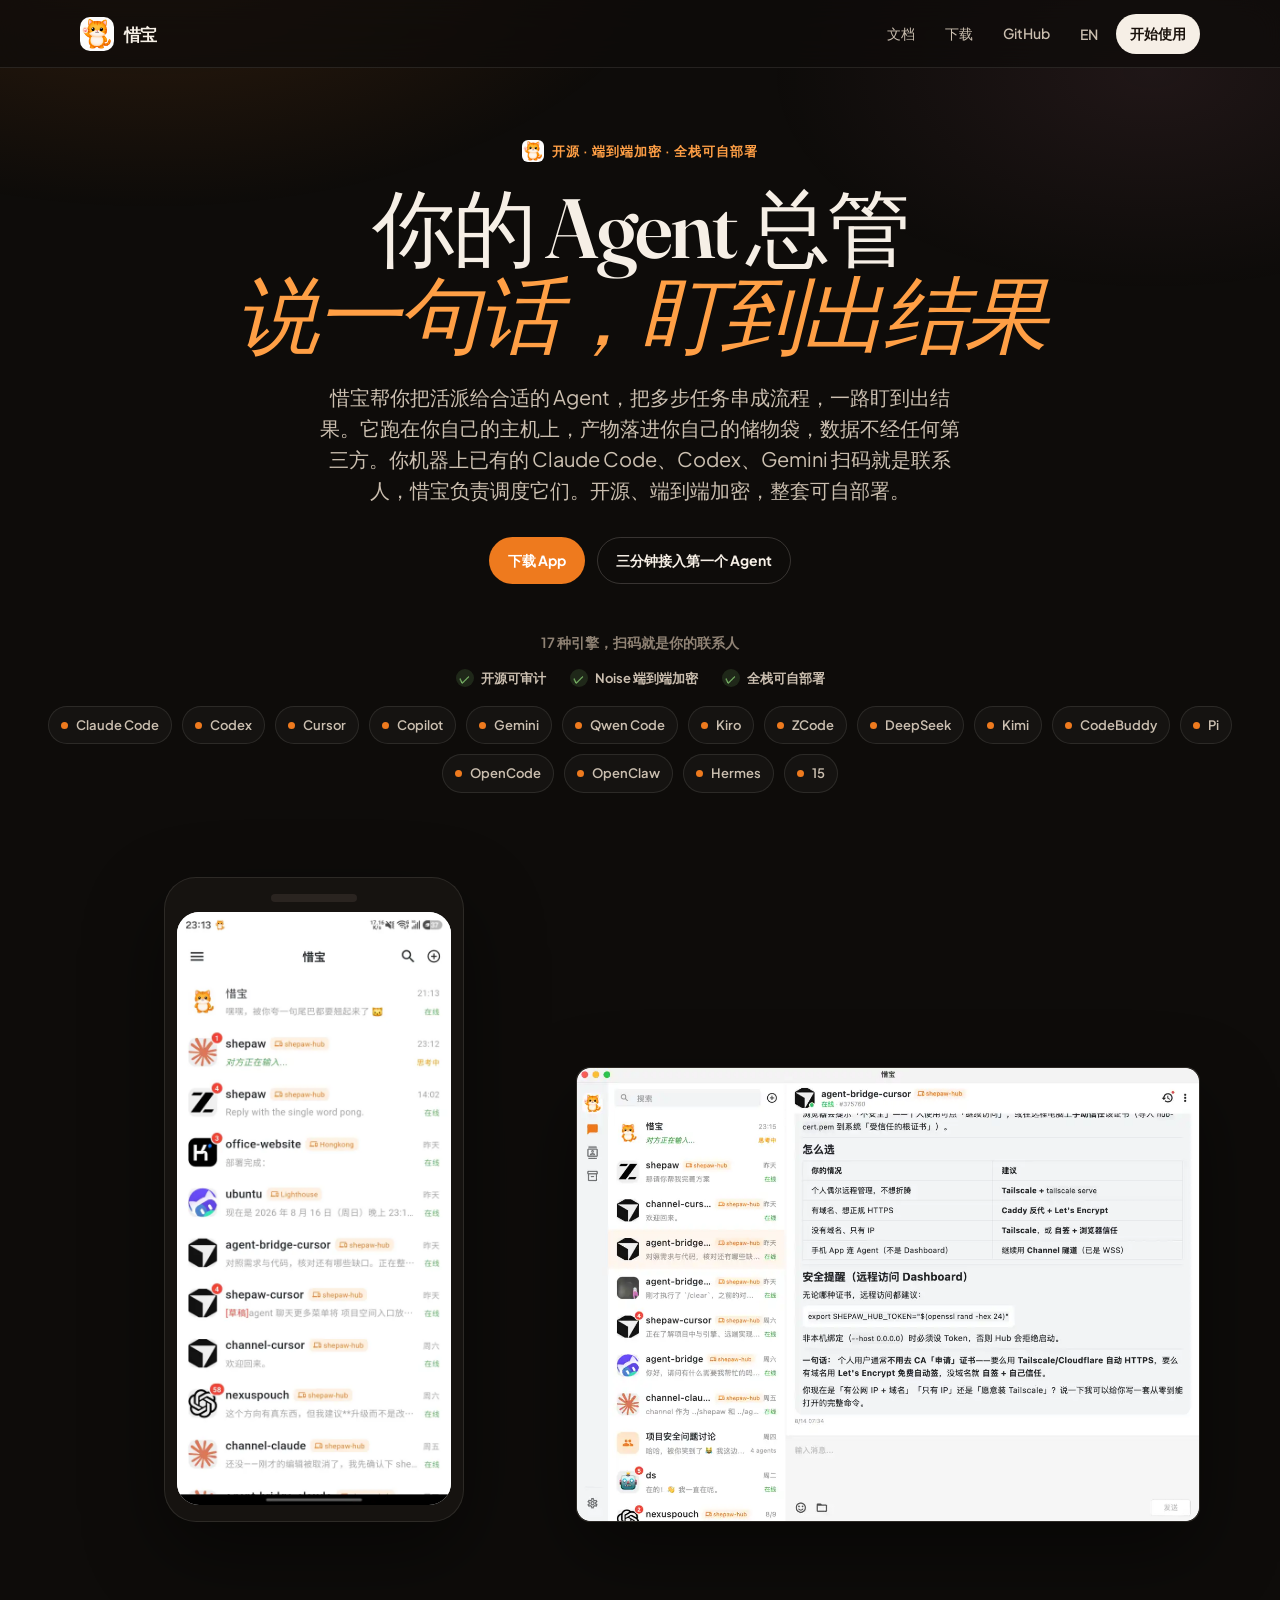
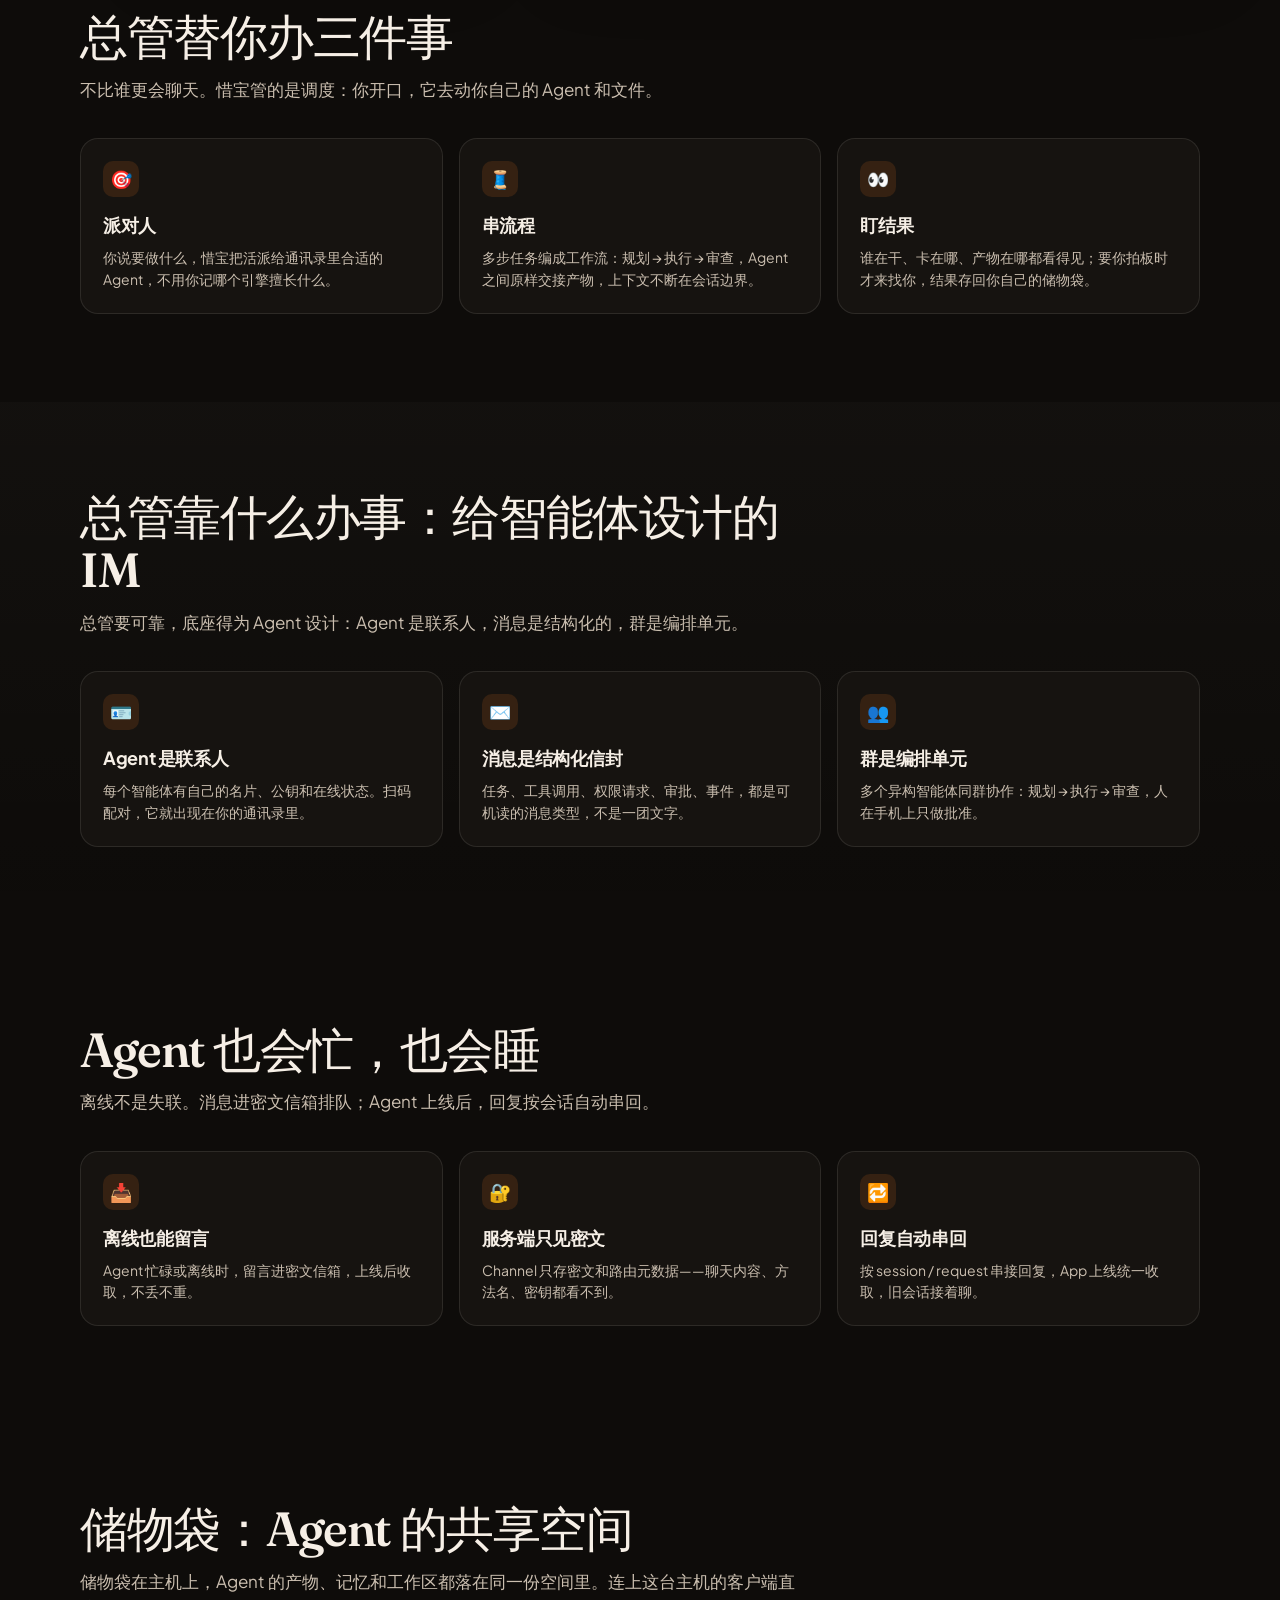
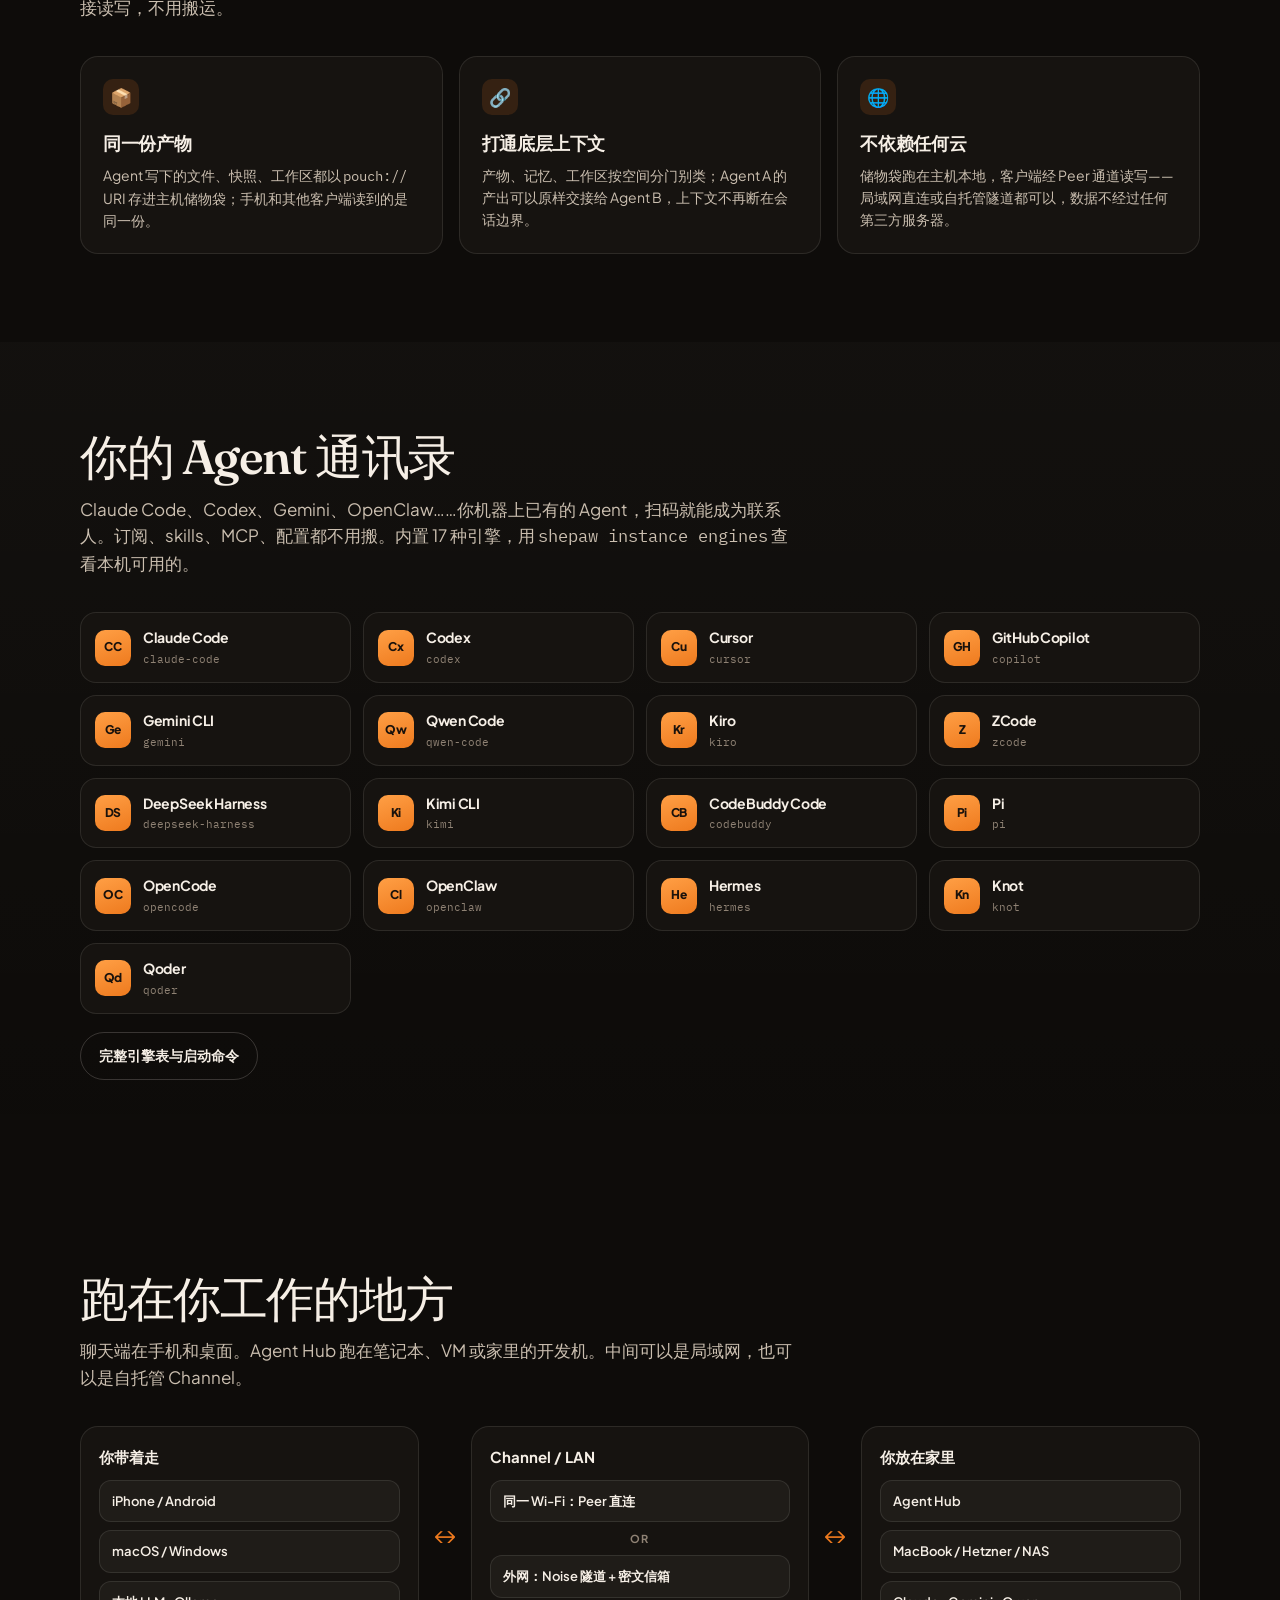
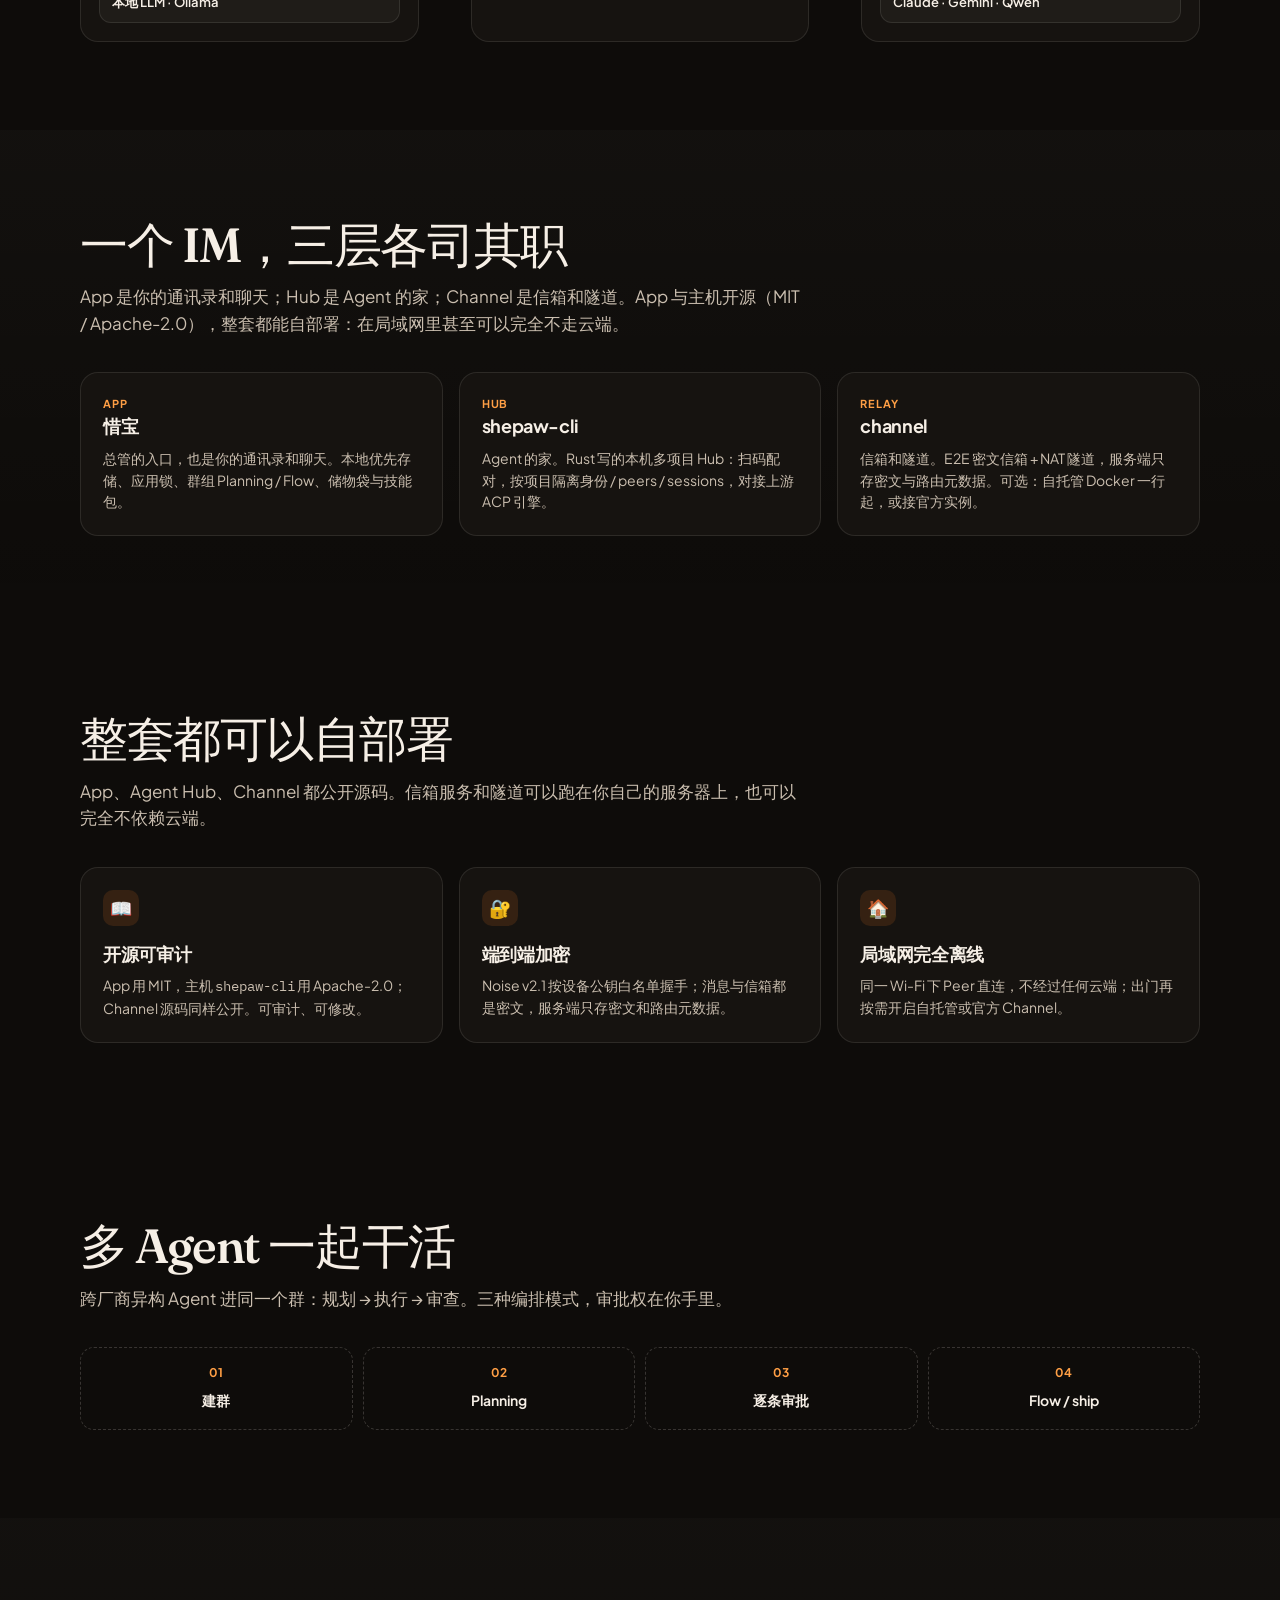
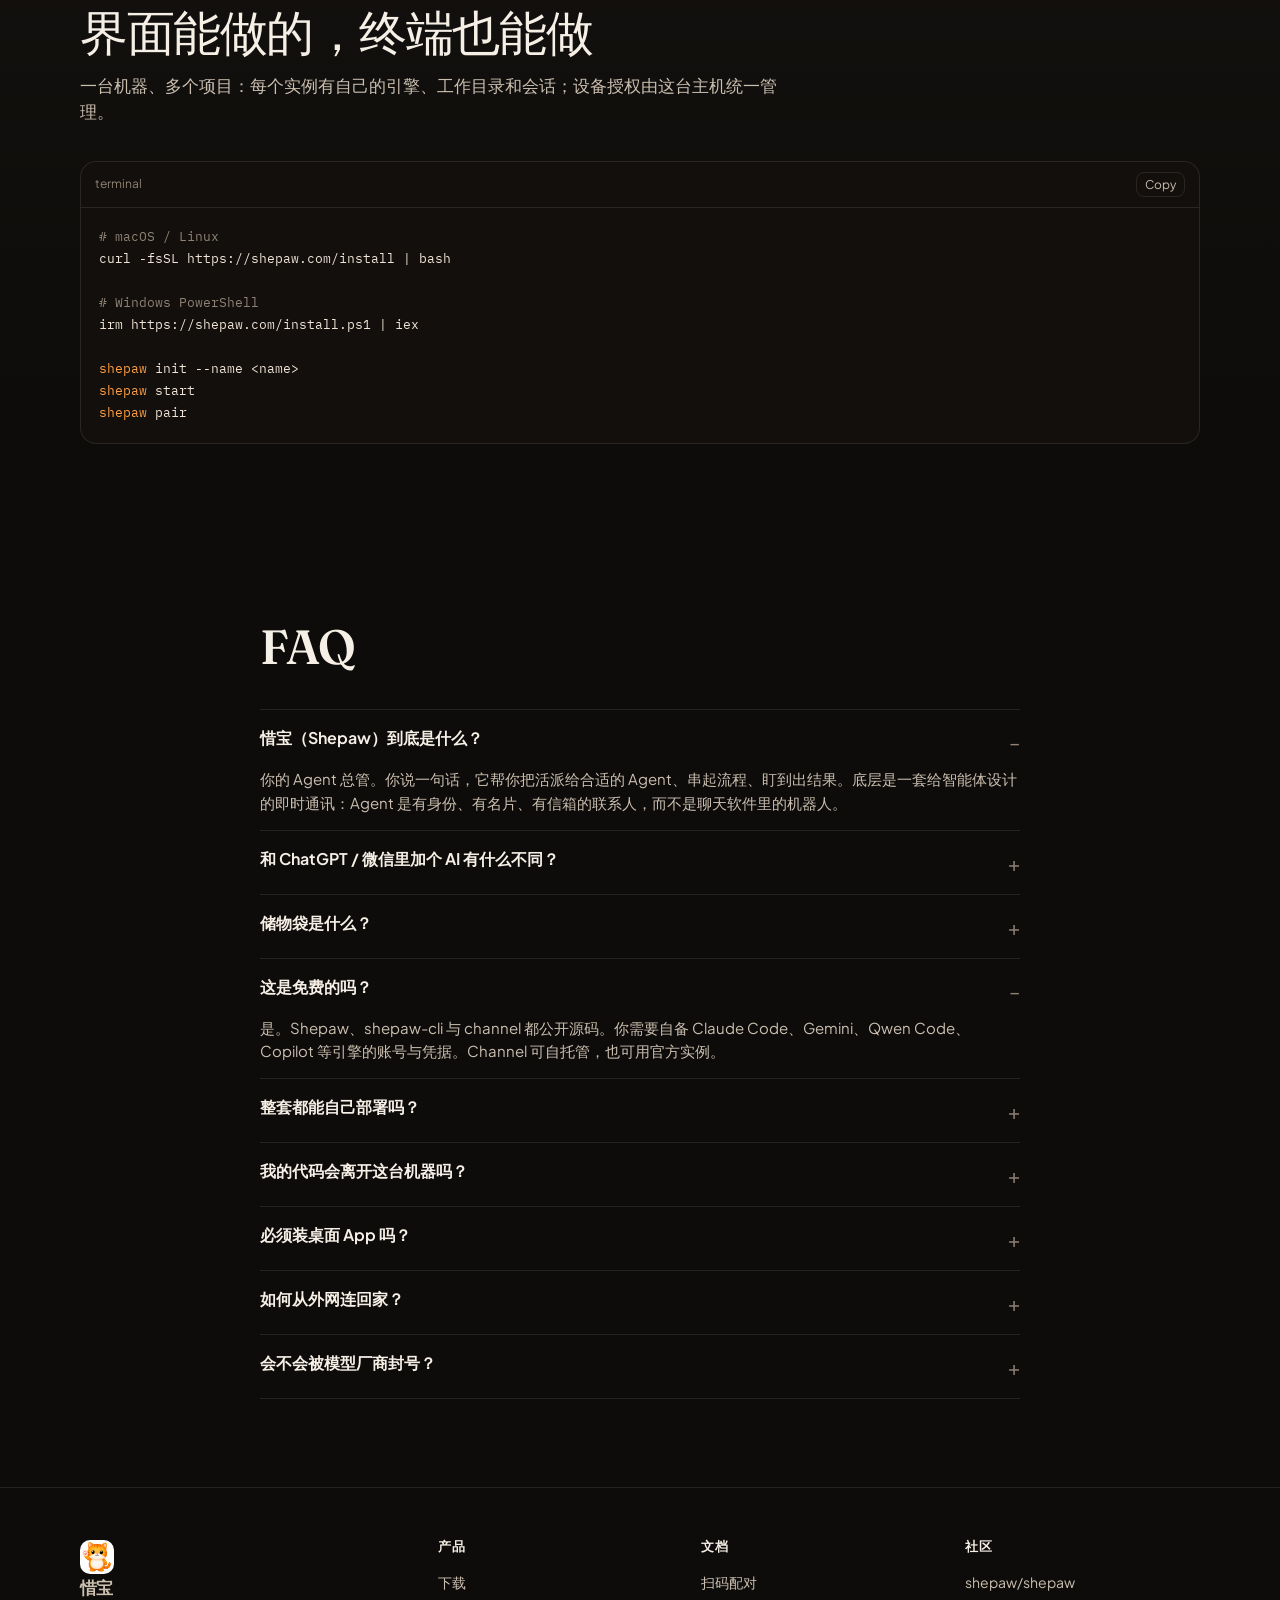
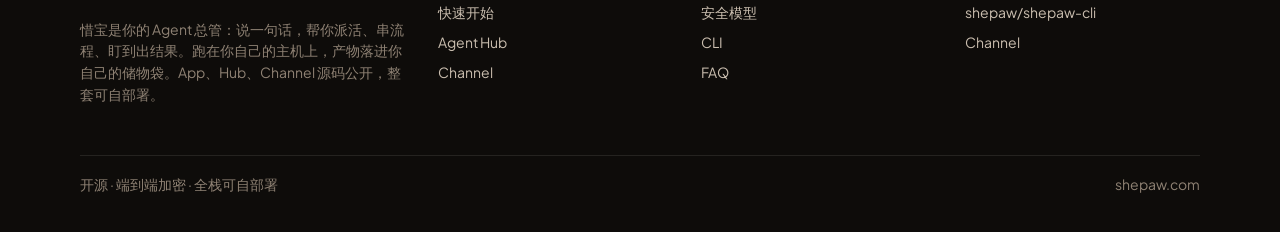
<file: index.html>
<!DOCTYPE html>
<html lang="zh-CN">
<head>
  <meta charset="UTF-8">
  <meta name="viewport" content="width=device-width, initial-scale=1">
  <title>惜宝 — 你的 Agent 总管</title>
  <meta name="description" content="惜宝是你的 Agent 总管：说一句话，帮你把活派给合适的 Agent、串起流程、盯到出结果。跑在你自己的主机上，产物落进你自己的储物袋。开源、本地优先、端到端加密。">
  <link rel="icon" href="/assets/img/favicon.png">
  <link rel="apple-touch-icon" href="/assets/img/mascot.png">
  <link rel="preconnect" href="https://fonts.googleapis.com">
  <link rel="preconnect" href="https://fonts.gstatic.com" crossorigin>
  <link href="https://fonts.googleapis.com/css2?family=Fraunces:ital,opsz,wght@0,9..144,560;1,9..144,560&family=IBM+Plex+Mono:wght@400;500&family=Plus+Jakarta+Sans:wght@500;600;700&display=swap" rel="stylesheet">
  <link rel="stylesheet" href="/assets/css/site.css">
</head>
<body data-page="home" data-title-zh="惜宝 — 你的 Agent 总管" data-title-en="Shepaw — The steward for your agents">
  <main>
    <section class="hero">
      <div class="kicker">
        <img src="/assets/img/logo.png" alt="">
        <span class="lang-zh">开源 · 端到端加密 · 全栈可自部署</span>
        <span class="lang-en" hidden>Open source · End-to-end encrypted · Self-host the whole stack</span>
      </div>
      <h1 class="display lang-zh">你的 Agent 总管<br><em>说一句话，盯到出结果</em></h1>
      <h1 class="display lang-en" hidden>The steward for your agents.<br><em>Say it once, see it through.</em></h1>
      <p class="lede lang-zh">惜宝帮你把活派给合适的 Agent，把多步任务串成流程，一路盯到出结果。它跑在你自己的主机上，产物落进你自己的储物袋，数据不经任何第三方。你机器上已有的 Claude Code、Codex、Gemini 扫码就是联系人，惜宝负责调度它们。开源、端到端加密，整套可自部署。</p>
      <p class="lede lang-en" hidden>Shepaw hands the work to the right agent, strings multi-step tasks into a flow, and stays on it until there is a result. It runs on your own host, artifacts land in your own pouch, and nothing passes through a third party. The Claude Code, Codex, and Gemini already on your machine become contacts with one scan; Shepaw directs them. Open source, end-to-end encrypted, self-hostable end to end.</p>
      <div class="cta-row">
        <a class="btn btn-primary" href="/download/"><span class="lang-zh">下载 App</span><span class="lang-en" hidden>Download the app</span></a>
        <a class="btn btn-ghost" href="/docs/"><span class="lang-zh">三分钟接入第一个 Agent</span><span class="lang-en" hidden>Add your first agent in 3 minutes</span></a>
      </div>
      <p class="logo-intro lang-zh">17 种引擎，扫码就是你的联系人</p>
      <p class="logo-intro lang-en" hidden>17 engines. Scan, and they become contacts.</p>
      <div class="trust-row">
        <span class="trust"><span class="tick">✓</span><span class="lang-zh">开源可审计</span><span class="lang-en" hidden>Open source and auditable</span></span>
        <span class="trust"><span class="tick">✓</span><span class="lang-zh">Noise 端到端加密</span><span class="lang-en" hidden>Noise end-to-end encryption</span></span>
        <span class="trust"><span class="tick">✓</span><span class="lang-zh">全栈可自部署</span><span class="lang-en" hidden>Self-host the whole stack</span></span>
      </div>
      <div class="logo-row">
        <span class="chip"><span class="dot"></span>Claude Code</span>
        <span class="chip"><span class="dot"></span>Codex</span>
        <span class="chip"><span class="dot"></span>Cursor</span>
        <span class="chip"><span class="dot"></span>Copilot</span>
        <span class="chip"><span class="dot"></span>Gemini</span>
        <span class="chip"><span class="dot"></span>Qwen Code</span>
        <span class="chip"><span class="dot"></span>Kiro</span>
        <span class="chip"><span class="dot"></span>ZCode</span>
        <span class="chip"><span class="dot"></span>DeepSeek</span>
        <span class="chip"><span class="dot"></span>Kimi</span>
        <span class="chip"><span class="dot"></span>CodeBuddy</span>
        <span class="chip"><span class="dot"></span>Pi</span>
        <span class="chip"><span class="dot"></span>OpenCode</span>
        <span class="chip"><span class="dot"></span>OpenClaw</span>
        <span class="chip"><span class="dot"></span>Hermes</span>
        <a class="chip" href="/docs/engines.html"><span class="dot"></span>15</a>
      </div>
    </section>

    <div class="hero-stage">
      <div class="device device-phone" aria-label="Shepaw mobile">
        <div class="notch"></div>
        <div class="screen screen-shot">
          <picture>
            <source srcset="/assets/img/screen-mobile.webp" type="image/webp">
            <img
              src="/assets/img/screen-mobile.jpg"
              width="600"
              height="1300"
              alt="惜宝手机端会话列表"
              loading="eager"
              decoding="async"
            >
          </picture>
        </div>
      </div>

      <div class="device device-laptop" aria-label="Shepaw desktop">
        <div class="screen screen-shot desk-shot">
          <picture>
            <source srcset="/assets/img/screen-desktop.webp" type="image/webp">
            <img
              src="/assets/img/screen-desktop.jpg"
              width="1200"
              height="874"
              alt="惜宝桌面端聊天界面"
              loading="eager"
              decoding="async"
            >
          </picture>
        </div>
      </div>
    </div>

    <section class="section">
      <div class="wrap">
        <div class="section-head">
          <h2 class="lang-zh">总管替你办三件事</h2>
          <h2 class="lang-en" hidden>Three things the steward does</h2>
          <p class="lang-zh">不比谁更会聊天。惜宝管的是调度：你开口，它去动你自己的 Agent 和文件。</p>
          <p class="lang-en" hidden>Not a contest of who chats best. Shepaw handles dispatch: you speak, and it moves your own agents and files.</p>
        </div>
        <div class="grid-3">
          <article class="card">
            <div class="icon">🎯</div>
            <h3 class="lang-zh">派对人</h3>
            <h3 class="lang-en" hidden>Pick the right agent</h3>
            <p class="lang-zh">你说要做什么，惜宝把活派给通讯录里合适的 Agent，不用你记哪个引擎擅长什么。</p>
            <p class="lang-en" hidden>Tell it what you need and it hands the job to a suitable agent in your address book. No memorizing which engine is good at what.</p>
          </article>
          <article class="card">
            <div class="icon">🧵</div>
            <h3 class="lang-zh">串流程</h3>
            <h3 class="lang-en" hidden>String it into a flow</h3>
            <p class="lang-zh">多步任务编成工作流：规划 → 执行 → 审查，Agent 之间原样交接产物，上下文不断在会话边界。</p>
            <p class="lang-en" hidden>Multi-step work becomes a flow: plan → build → review, with artifacts handed between agents verbatim so context survives session boundaries.</p>
          </article>
          <article class="card">
            <div class="icon">👀</div>
            <h3 class="lang-zh">盯结果</h3>
            <h3 class="lang-en" hidden>Stay on it</h3>
            <p class="lang-zh">谁在干、卡在哪、产物在哪都看得见；要你拍板时才来找你，结果存回你自己的储物袋。</p>
            <p class="lang-en" hidden>See who is working, where it is stuck, and where the output lives. It only pings you when a decision is yours, and results are saved to your own pouch.</p>
          </article>
        </div>
      </div>
    </section>

    <section class="section alt">
      <div class="wrap">
        <div class="section-head">
          <h2 class="lang-zh">总管靠什么办事：给智能体设计的 IM</h2>
          <h2 class="lang-en" hidden>What it runs on: an IM built for agents</h2>
          <p class="lang-zh">总管要可靠，底座得为 Agent 设计：Agent 是联系人，消息是结构化的，群是编排单元。</p>
          <p class="lang-en" hidden>A reliable steward needs a foundation built for agents: agents are contacts, messages are structured, groups are orchestration units.</p>
        </div>
        <div class="grid-3">
          <article class="card">
            <div class="icon">🪪</div>
            <h3 class="lang-zh">Agent 是联系人</h3>
            <h3 class="lang-en" hidden>Agents are contacts</h3>
            <p class="lang-zh">每个智能体有自己的名片、公钥和在线状态。扫码配对，它就出现在你的通讯录里。</p>
            <p class="lang-en" hidden>Every agent has its own profile, public key, and presence. Scan a QR and it shows up in your address book.</p>
          </article>
          <article class="card">
            <div class="icon">✉️</div>
            <h3 class="lang-zh">消息是结构化信封</h3>
            <h3 class="lang-en" hidden>Structured messages</h3>
            <p class="lang-zh">任务、工具调用、权限请求、审批、事件，都是可机读的消息类型，不是一团文字。</p>
            <p class="lang-en" hidden>Tasks, tool calls, permission requests, approvals, and events are machine-readable message types — not a blob of text.</p>
          </article>
          <article class="card">
            <div class="icon">👥</div>
            <h3 class="lang-zh">群是编排单元</h3>
            <h3 class="lang-en" hidden>Groups orchestrate</h3>
            <p class="lang-zh">多个异构智能体同群协作：规划 → 执行 → 审查，人在手机上只做批准。</p>
            <p class="lang-en" hidden>Multiple agents from different vendors share a group: plan → build → review, while you just approve from your phone.</p>
          </article>
        </div>
      </div>
    </section>

    <section class="section">
      <div class="wrap">
        <div class="section-head">
          <h2 class="lang-zh">Agent 也会忙，也会睡</h2>
          <h2 class="lang-en" hidden>Agents get busy. They also sleep.</h2>
          <p class="lang-zh">离线不是失联。消息进密文信箱排队；Agent 上线后，回复按会话自动串回。</p>
          <p class="lang-en" hidden>Offline is not unreachable. Messages queue in a sealed inbox; replies stitch back into the right thread when the agent comes online.</p>
        </div>
        <div class="grid-3">
          <article class="card">
            <div class="icon">📥</div>
            <h3 class="lang-zh">离线也能留言</h3>
            <h3 class="lang-en" hidden>Leave a message</h3>
            <p class="lang-zh">Agent 忙碌或离线时，留言进密文信箱，上线后收取，不丢不重。</p>
            <p class="lang-en" hidden>Busy or offline, your message lands in a sealed inbox and is delivered on return. No loss, no duplicates.</p>
          </article>
          <article class="card">
            <div class="icon">🔐</div>
            <h3 class="lang-zh">服务端只见密文</h3>
            <h3 class="lang-en" hidden>Server sees ciphertext</h3>
            <p class="lang-zh">Channel 只存密文和路由元数据——聊天内容、方法名、密钥都看不到。</p>
            <p class="lang-en" hidden>Channel stores ciphertext and routing metadata only — no chat text, method names, or keys.</p>
          </article>
          <article class="card">
            <div class="icon">🔁</div>
            <h3 class="lang-zh">回复自动串回</h3>
            <h3 class="lang-en" hidden>Replies rejoin the thread</h3>
            <p class="lang-zh">按 session / request 串接回复，App 上线统一收取，旧会话接着聊。</p>
            <p class="lang-en" hidden>Replies are keyed by session and request id, fetched on launch, and picked up right where the chat left off.</p>
          </article>
        </div>
      </div>
    </section>

    <section class="section">
      <div class="wrap">
        <div class="section-head">
          <h2 class="lang-zh">储物袋：Agent 的共享空间</h2>
          <h2 class="lang-en" hidden>The pouch: a shared space for agents</h2>
          <p class="lang-zh">储物袋在主机上，Agent 的产物、记忆和工作区都落在同一份空间里。连上这台主机的客户端直接读写，不用搬运。</p>
          <p class="lang-en" hidden>The pouch lives on the host; artifacts, memory, and workspaces share one space. Any client connected to that host reads and writes it in place — no copying around.</p>
        </div>
        <div class="grid-3">
          <article class="card">
            <div class="icon">📦</div>
            <h3 class="lang-zh">同一份产物</h3>
            <h3 class="lang-en" hidden>One copy of every artifact</h3>
            <p class="lang-zh">Agent 写下的文件、快照、工作区都以 <code>pouch://</code> URI 存进主机储物袋；手机和其他客户端读到的是同一份。</p>
            <p class="lang-en" hidden>Files, snapshots, and workspaces an agent writes land in the host pouch as <code>pouch://</code> URIs; the phone and every other client read the same copy.</p>
          </article>
          <article class="card">
            <div class="icon">🔗</div>
            <h3 class="lang-zh">打通底层上下文</h3>
            <h3 class="lang-en" hidden>Context that carries over</h3>
            <p class="lang-zh">产物、记忆、工作区按空间分门别类；Agent A 的产出可以原样交接给 Agent B，上下文不再断在会话边界。</p>
            <p class="lang-en" hidden>Artifacts, memory, and workspaces are partitioned by space; agent A's output can be handed off verbatim to agent B, so context no longer dies at a session boundary.</p>
          </article>
          <article class="card">
            <div class="icon">🌐</div>
            <h3 class="lang-zh">不依赖任何云</h3>
            <h3 class="lang-en" hidden>No cloud in the middle</h3>
            <p class="lang-zh">储物袋跑在主机本地，客户端经 Peer 通道读写——局域网直连或自托管隧道都可以，数据不经过任何第三方服务器。</p>
            <p class="lang-en" hidden>The pouch lives on the host; clients read and write it over the Peer channel — direct on LAN or through your own tunnel — and data never passes through a third-party server.</p>
          </article>
        </div>
      </div>
    </section>

    <section class="section alt">
      <div class="wrap">
        <div class="section-head">
          <h2 class="lang-zh">你的 Agent 通讯录</h2>
          <h2 class="lang-en" hidden>Your agent address book</h2>
          <p class="lang-zh">Claude Code、Codex、Gemini、OpenClaw……你机器上已有的 Agent，扫码就能成为联系人。订阅、skills、MCP、配置都不用搬。内置 17 种引擎，用 <code>shepaw instance engines</code> 查看本机可用的。</p>
          <p class="lang-en" hidden>Claude Code, Codex, Gemini, OpenClaw… agents already on your machine become contacts with one scan. Subscriptions, skills, MCP, and config keep working. 17 built-in engines — run <code>shepaw instance engines</code> to see what is available on this machine.</p>
        </div>
        <div class="engine-grid">
          <article class="engine-card"><span class="mark">CC</span><h3>Claude Code</h3><p>claude-code</p></article>
          <article class="engine-card"><span class="mark">Cx</span><h3>Codex</h3><p>codex</p></article>
          <article class="engine-card"><span class="mark">Cu</span><h3>Cursor</h3><p>cursor</p></article>
          <article class="engine-card"><span class="mark">GH</span><h3>GitHub Copilot</h3><p>copilot</p></article>
          <article class="engine-card"><span class="mark">Ge</span><h3>Gemini CLI</h3><p>gemini</p></article>
          <article class="engine-card"><span class="mark">Qw</span><h3>Qwen Code</h3><p>qwen-code</p></article>
          <article class="engine-card"><span class="mark">Kr</span><h3>Kiro</h3><p>kiro</p></article>
          <article class="engine-card"><span class="mark">Z</span><h3>ZCode</h3><p>zcode</p></article>
          <article class="engine-card"><span class="mark">DS</span><h3>DeepSeek Harness</h3><p>deepseek-harness</p></article>
          <article class="engine-card"><span class="mark">Ki</span><h3>Kimi CLI</h3><p>kimi</p></article>
          <article class="engine-card"><span class="mark">CB</span><h3>CodeBuddy Code</h3><p>codebuddy</p></article>
          <article class="engine-card"><span class="mark">Pi</span><h3>Pi</h3><p>pi</p></article>
          <article class="engine-card"><span class="mark">OC</span><h3>OpenCode</h3><p>opencode</p></article>
          <article class="engine-card"><span class="mark">Cl</span><h3>OpenClaw</h3><p>openclaw</p></article>
          <article class="engine-card"><span class="mark">He</span><h3>Hermes</h3><p>hermes</p></article>
          <article class="engine-card"><span class="mark">Kn</span><h3>Knot</h3><p>knot</p></article>
          <article class="engine-card"><span class="mark">Qd</span><h3>Qoder</h3><p>qoder</p></article>
        </div>
        <p class="engine-more"><a class="btn btn-ghost" href="/docs/engines.html"><span class="lang-zh">完整引擎表与启动命令</span><span class="lang-en" hidden>Full engine table and spawn commands</span></a></p>
      </div>
    </section>

    <section class="section">
      <div class="wrap">
        <div class="section-head">
          <h2 class="lang-zh">跑在你工作的地方</h2>
          <h2 class="lang-en" hidden>Runs where you work</h2>
          <p class="lang-zh">聊天端在手机和桌面。Agent Hub 跑在笔记本、VM 或家里的开发机。中间可以是局域网，也可以是自托管 Channel。</p>
          <p class="lang-en" hidden>The chat lives on your phone and desktop. Agent Hub runs on a laptop, VM, or home server. In between: LAN, or your own Channel.</p>
        </div>
        <div class="arch">
          <div class="arch-col">
            <h3 class="lang-zh">你带着走</h3>
            <h3 class="lang-en" hidden>You carry this</h3>
            <div class="arch-item">iPhone / Android</div>
            <div class="arch-item">macOS / Windows</div>
            <div class="arch-item">本地 LLM · Ollama</div>
          </div>
          <div class="arch-arrow">↔</div>
          <div class="arch-col">
            <h3>Channel / LAN</h3>
            <div class="arch-item lang-zh">同一 Wi-Fi：Peer 直连</div>
            <div class="arch-item lang-en" hidden>Same Wi-Fi: Peer, direct</div>
            <div class="or">OR</div>
            <div class="arch-item lang-zh">外网：Noise 隧道 + 密文信箱</div>
            <div class="arch-item lang-en" hidden>Away: Noise tunnel + sealed inbox</div>
          </div>
          <div class="arch-arrow">↔</div>
          <div class="arch-col">
            <h3 class="lang-zh">你放在家里</h3>
            <h3 class="lang-en" hidden>This stays home</h3>
            <div class="arch-item">Agent Hub</div>
            <div class="arch-item">MacBook / Hetzner / NAS</div>
            <div class="arch-item">Claude · Gemini · Qwen</div>
          </div>
        </div>
      </div>
    </section>

    <section class="section alt">
      <div class="wrap">
        <div class="section-head">
          <h2 class="lang-zh">一个 IM，三层各司其职</h2>
          <h2 class="lang-en" hidden>One messenger, three layers</h2>
          <p class="lang-zh">App 是你的通讯录和聊天；Hub 是 Agent 的家；Channel 是信箱和隧道。App 与主机开源（MIT / Apache-2.0），整套都能自部署：在局域网里甚至可以完全不走云端。</p>
          <p class="lang-en" hidden>The app is your address book and chat. Hub is where agents live. Channel is the inbox and tunnel. The app and host are open source (MIT / Apache-2.0), and the whole stack is self-hostable — on LAN you can skip the cloud entirely.</p>
        </div>
        <div class="grid-3">
          <article class="card">
            <div class="tag">APP</div>
            <h3 class="lang-zh">惜宝</h3>
            <h3 class="lang-en" hidden>Shepaw</h3>
            <p class="lang-zh">总管的入口，也是你的通讯录和聊天。本地优先存储、应用锁、群组 Planning / Flow、储物袋与技能包。</p>
            <p class="lang-en" hidden>The steward's front door, plus your address book and chat. Local-first storage, app lock, group Planning / Flow, Pouch, and skills.</p>
          </article>
          <article class="card">
            <div class="tag">HUB</div>
            <h3>shepaw-cli</h3>
            <p class="lang-zh">Agent 的家。Rust 写的本机多项目 Hub：扫码配对，按项目隔离身份 / peers / sessions，对接上游 ACP 引擎。</p>
            <p class="lang-en" hidden>Where agents live. Local multi-project hub in Rust: QR pairing, per-project identity / peers / sessions, native ACP engines.</p>
          </article>
          <article class="card">
            <div class="tag">RELAY</div>
            <h3>channel</h3>
            <p class="lang-zh">信箱和隧道。E2E 密文信箱 + NAT 隧道，服务端只存密文与路由元数据。可选：自托管 Docker 一行起，或接官方实例。</p>
            <p class="lang-en" hidden>The inbox and tunnel. E2E sealed mailbox + NAT tunnel; the server stores ciphertext and routing metadata. Optional: self-host with one Docker command, or use the hosted instance.</p>
          </article>
        </div>
      </div>
    </section>

    <section class="section">
      <div class="wrap">
        <div class="section-head">
          <h2 class="lang-zh">整套都可以自部署</h2>
          <h2 class="lang-en" hidden>Self-host the whole stack</h2>
          <p class="lang-zh">App、Agent Hub、Channel 都公开源码。信箱服务和隧道可以跑在你自己的服务器上，也可以完全不依赖云端。</p>
          <p class="lang-en" hidden>The app, Agent Hub, and Channel all publish their source. The inbox and tunnel can run on your own server — or you can skip the cloud entirely.</p>
        </div>
        <div class="grid-3">
          <article class="card">
            <div class="icon">📖</div>
            <h3 class="lang-zh">开源可审计</h3>
            <h3 class="lang-en" hidden>Open source, auditable</h3>
            <p class="lang-zh">App 用 MIT，主机 <code>shepaw-cli</code> 用 Apache-2.0；Channel 源码同样公开。可审计、可修改。</p>
            <p class="lang-en" hidden>The app is MIT, the <code>shepaw-cli</code> host is Apache-2.0, and the Channel source is public too. Auditable and modifiable.</p>
          </article>
          <article class="card">
            <div class="icon">🔐</div>
            <h3 class="lang-zh">端到端加密</h3>
            <h3 class="lang-en" hidden>End-to-end encrypted</h3>
            <p class="lang-zh">Noise v2.1 按设备公钥白名单握手；消息与信箱都是密文，服务端只存密文和路由元数据。</p>
            <p class="lang-en" hidden>Noise v2.1 pairing with a per-device public-key allowlist; messages and inboxes are ciphertext, and the server stores ciphertext plus routing metadata only.</p>
          </article>
          <article class="card">
            <div class="icon">🏠</div>
            <h3 class="lang-zh">局域网完全离线</h3>
            <h3 class="lang-en" hidden>Fully offline on LAN</h3>
            <p class="lang-zh">同一 Wi-Fi 下 Peer 直连，不经过任何云端；出门再按需开启自托管或官方 Channel。</p>
            <p class="lang-en" hidden>Peer-to-peer on the same Wi-Fi with no cloud in between; turn on a self-hosted or hosted Channel only when you leave the LAN.</p>
          </article>
        </div>
      </div>
    </section>

    <section class="section">
      <div class="wrap">
        <div class="section-head">
          <h2 class="lang-zh">多 Agent 一起干活</h2>
          <h2 class="lang-en" hidden>Several agents, one thread</h2>
          <p class="lang-zh">跨厂商异构 Agent 进同一个群：规划 → 执行 → 审查。三种编排模式，审批权在你手里。</p>
          <p class="lang-en" hidden>Agents from different vendors share one group: plan → build → review. Three orchestration modes; you keep the approvals.</p>
        </div>
        <div class="steps">
          <div class="step"><b>01</b><span class="lang-zh">建群</span><span class="lang-en" hidden>Group</span></div>
          <div class="step"><b>02</b><span>Planning</span></div>
          <div class="step"><b>03</b><span class="lang-zh">逐条审批</span><span class="lang-en" hidden>Approve</span></div>
          <div class="step"><b>04</b><span>Flow / ship</span></div>
        </div>
      </div>
    </section>

    <section class="section alt">
      <div class="wrap">
        <div class="section-head">
          <h2 class="lang-zh">界面能做的，终端也能做</h2>
          <h2 class="lang-en" hidden>Fully scriptable</h2>
          <p class="lang-zh">一台机器、多个项目：每个实例有自己的引擎、工作目录和会话；设备授权由这台主机统一管理。</p>
          <p class="lang-en" hidden>One host, many projects. Each instance has its own engine, working directory, and sessions; device authorization is managed once at the host.</p>
        </div>
        <div class="cli">
          <div class="cli-bar"><span>terminal</span></div>
          <pre><span class="c"># macOS / Linux</span>
curl -fsSL https://shepaw.com/install | bash

<span class="c"># Windows PowerShell</span>
irm https://shepaw.com/install.ps1 | iex

<span class="o">shepaw</span> init --name &lt;name&gt;
<span class="o">shepaw</span> start
<span class="o">shepaw</span> pair</pre>
        </div>
      </div>
    </section>

    <section class="section">
      <div class="wrap-narrow">
        <div class="section-head">
          <h2>FAQ</h2>
        </div>
        <div class="faq">
          <details open>
            <summary><span class="lang-zh">惜宝（Shepaw）到底是什么？</span><span class="lang-en" hidden>What exactly is Shepaw?</span></summary>
            <p class="lang-zh">你的 Agent 总管。你说一句话，它帮你把活派给合适的 Agent、串起流程、盯到出结果。底层是一套给智能体设计的即时通讯：Agent 是有身份、有名片、有信箱的联系人，而不是聊天软件里的机器人。</p>
            <p class="lang-en" hidden>The steward for your agents. Say it once and it hands the job to a suitable agent, strings the steps into a flow, and stays on it until there is a result. Underneath is an instant messenger built for agents: they are contacts with identity, profiles, and inboxes, not chatbots bolted onto a messenger.</p>
          </details>
          <details>
            <summary><span class="lang-zh">和 ChatGPT / 微信里加个 AI 有什么不同？</span><span class="lang-en" hidden>How is this different from ChatGPT or AI inside WeChat?</span></summary>
            <p class="lang-zh">它们是云端的通用助手，擅长聊天，却碰不到你机器上的东西。惜宝不跟它们比聊天，它是你这台主机的总管：调度你本机的 Agent，产物落进你自己的储物袋，开源、自托管、端到端加密，不依赖任何一家大厂。</p>
            <p class="lang-en" hidden>Those are general-purpose cloud assistants: good at chatting, but unable to touch what is on your machine. Shepaw does not compete on chat. It is the steward of your host: it directs the agents on your machine, artifacts land in your own pouch, and it is open source, self-hostable, end-to-end encrypted, and independent of any vendor.</p>
          </details>
          <details>
            <summary><span class="lang-zh">储物袋是什么？</span><span class="lang-en" hidden>What is the pouch?</span></summary>
            <p class="lang-zh">主机上的内容寻址共享空间，用 <code>pouch://</code> URI 存文件、快照、记忆和工作区。手机和其他客户端连上这台主机后直接读写同一份产物；数据留在主机本地，不需要云服务。</p>
            <p class="lang-en" hidden>A content-addressed shared space on the host, addressed by <code>pouch://</code> URIs for files, snapshots, memory, and workspaces. The phone and other clients read and write the same artifacts once connected to that host; data stays local, with no cloud service needed.</p>
          </details>
          <details open>
            <summary><span class="lang-zh">这是免费的吗？</span><span class="lang-en" hidden>Is this free?</span></summary>
            <p class="lang-zh">是。Shepaw、shepaw-cli 与 channel 都公开源码。你需要自备 Claude Code、Gemini、Qwen Code、Copilot 等引擎的账号与凭据。Channel 可自托管，也可用官方实例。</p>
            <p class="lang-en" hidden>Yes. Shepaw, shepaw-cli, and channel publish their source. Bring your own Claude Code, Gemini, Qwen Code, Copilot, or other engine credentials. Channel is self-hostable; a hosted instance is optional.</p>
          </details>
          <details>
            <summary><span class="lang-zh">整套都能自己部署吗？</span><span class="lang-en" hidden>Can I self-host the whole stack?</span></summary>
            <p class="lang-zh">可以。App 和 Hub 天然跑在你自己的机器上；Channel 信箱和隧道用 Docker 一行起，也可以完全不用云端——局域网内 Peer 直连，数据不离开你的网络。</p>
            <p class="lang-en" hidden>Yes. The app and Hub already run on your own machines; the Channel inbox and tunnel start with one Docker command — or skip the cloud entirely: on LAN, Peer connects directly and data never leaves your network.</p>
          </details>
          <details>
            <summary><span class="lang-zh">我的代码会离开这台机器吗？</span><span class="lang-en" hidden>Does my code leave my machine?</span></summary>
            <p class="lang-zh">Agent 在你自己的电脑或服务器上跑，像你平时开 CLI 一样访问仓库。Channel 只转发 Noise 密文和收件箱密文，看不到聊天内容、方法名或密钥。局域网 Peer 可以完全不经过 Channel。</p>
            <p class="lang-en" hidden>Agents run on your computer or server and touch the repo the way the CLI already does. Channel relays Noise ciphertext and sealed inbox blobs — no chat text, method names, or keys. On LAN you can skip Channel entirely.</p>
          </details>
          <details>
            <summary><span class="lang-zh">必须装桌面 App 吗？</span><span class="lang-en" hidden>Do I need the desktop app?</span></summary>
            <p class="lang-zh">不必。机器上装 <code>shepaw-cli</code>（命令是 <code>shepaw</code>）即可，用手机 App 扫码。桌面 App 用来在电脑上聊、管本地 LLM 和群组。</p>
            <p class="lang-en" hidden>No. Install <code>shepaw-cli</code> (the command is <code>shepaw</code>) on the machine, then pair from the phone app. The desktop app is for chatting on the computer, local LLMs, and groups.</p>
          </details>
          <details>
            <summary><span class="lang-zh">如何从外网连回家？</span><span class="lang-en" hidden>Can I connect from outside my network?</span></summary>
            <p class="lang-zh">在 Hub 里配置 Channel（官方 <code>channel.shepaw.com</code> 或自托管），重新生成带 <code>channel=</code> 的配对码。也可以用 Tailscale 等隧道走 Peer 直连。</p>
            <p class="lang-en" hidden>Configure Channel in the hub (hosted <code>channel.shepaw.com</code> or self-hosted) and re-pair so the QR includes <code>channel=</code>. Or expose Peer over Tailscale and skip Channel.</p>
          </details>
          <details>
            <summary><span class="lang-zh">会不会被模型厂商封号？</span><span class="lang-en" hidden>Can I get banned for using Shepaw?</span></summary>
            <p class="lang-zh">我们不能代替厂商承诺。Shepaw 把各家本地 CLI 当子进程拉起，不抽 token、不直连推理 API。对厂商来说，这和你自己在终端里跑没有区别。</p>
            <p class="lang-en" hidden>We cannot promise on a provider’s behalf. Shepaw launches each vendor CLI as a subprocess. It does not extract tokens or call inference APIs directly — usage looks like you ran the CLI yourself.</p>
          </details>
        </div>
      </div>
    </section>
  </main>
  <script src="/assets/js/site.js"></script>
</body>
</html>
</file>
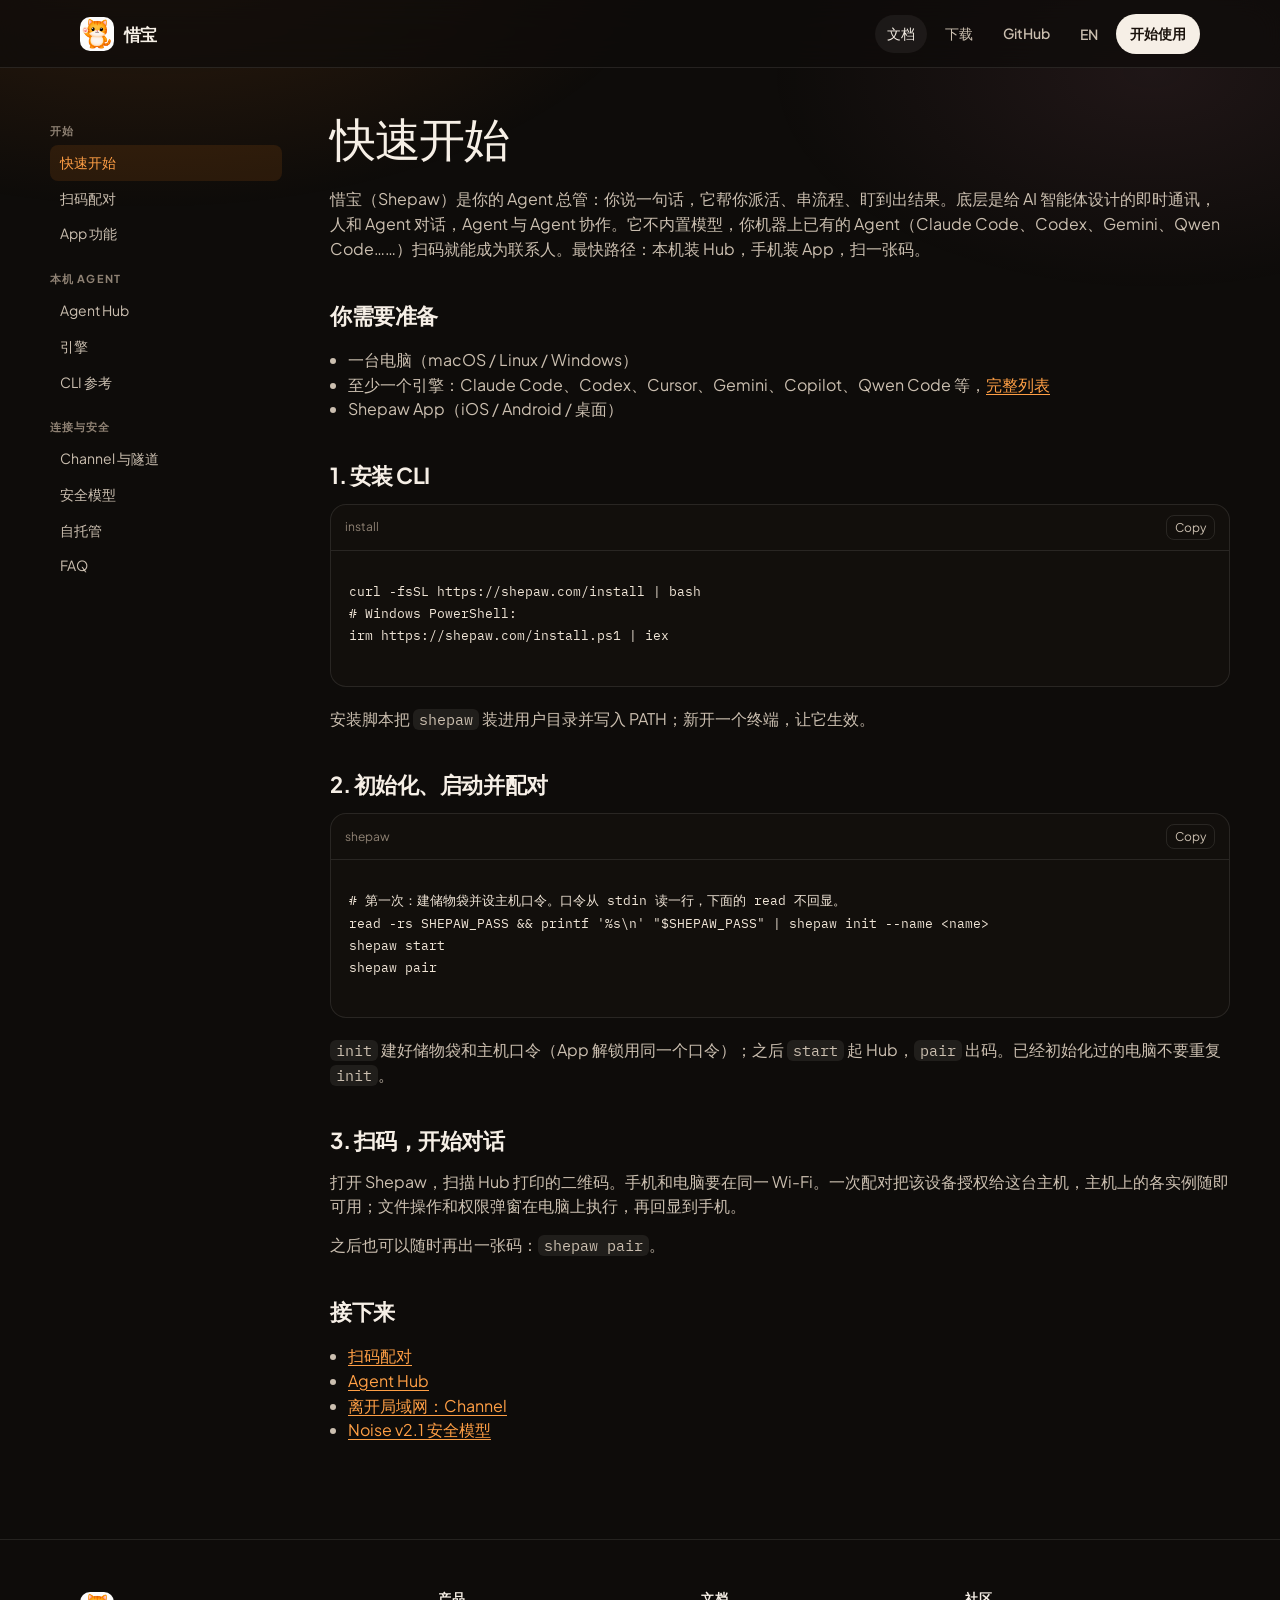
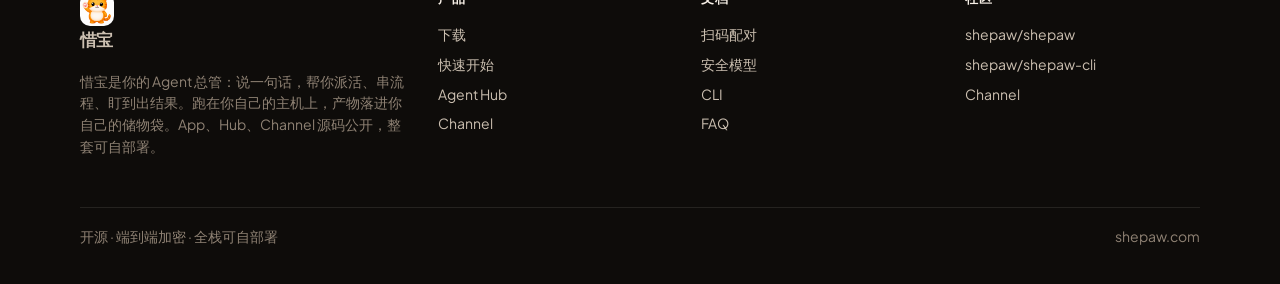
<file: docs/index.html>
<!DOCTYPE html>
<html lang="zh-CN">
<head>
  <meta charset="UTF-8">
  <meta name="viewport" content="width=device-width, initial-scale=1">
  <title>快速开始 — Shepaw Docs</title>
  <link rel="icon" href="/assets/img/favicon.png">
  <link rel="preconnect" href="https://fonts.googleapis.com">
  <link rel="preconnect" href="https://fonts.gstatic.com" crossorigin>
  <link href="https://fonts.googleapis.com/css2?family=Fraunces:ital,opsz,wght@0,9..144,560;1,9..144,560&family=IBM+Plex+Mono:wght@400;500&family=Plus+Jakarta+Sans:wght@500;600;700&display=swap" rel="stylesheet">
  <link rel="stylesheet" href="/assets/css/site.css">
</head>
<body data-page="docs" data-doc="start">
  <div class="docs-shell">
    <nav class="docs-nav" id="docs-nav"></nav>
    <article class="prose">
      <div class="lang-zh">
        <h1>快速开始</h1>
        <p>惜宝（Shepaw）是你的 Agent 总管：你说一句话，它帮你派活、串流程、盯到出结果。底层是给 AI 智能体设计的即时通讯，人和 Agent 对话，Agent 与 Agent 协作。它不内置模型，你机器上已有的 Agent（Claude Code、Codex、Gemini、Qwen Code……）扫码就能成为联系人。最快路径：本机装 Hub，手机装 App，扫一张码。</p>
      </div>
      <div class="lang-en" hidden>
        <h1>Getting started</h1>
        <p>Shepaw is an instant messenger built for AI agents: chat with your agents, and let them work together. It does not ship a model — agents already running on your machine (Claude Code, Codex, Gemini, Qwen Code…) become contacts with one QR scan. Fastest path: Hub on the computer, app on the phone, one QR.</p>
      </div>

      <h2 class="lang-zh">你需要准备</h2>
      <h2 class="lang-en" hidden>Prerequisites</h2>
      <ul class="lang-zh">
        <li>一台电脑（macOS / Linux / Windows）</li>
        <li>至少一个引擎：Claude Code、Codex、Cursor、Gemini、Copilot、Qwen Code 等，<a href="/docs/engines.html">完整列表</a></li>
        <li>Shepaw App（iOS / Android / 桌面）</li>
      </ul>
      <ul class="lang-en" hidden>
        <li>A computer (macOS / Linux / Windows)</li>
        <li>At least one engine: Claude Code, Codex, Cursor, Gemini, Copilot, Qwen Code, and more — <a href="/docs/engines.html">full list</a></li>
        <li>The Shepaw app (iOS / Android / desktop)</li>
      </ul>

      <h2 class="lang-zh">1. 安装 CLI</h2>
      <h2 class="lang-en" hidden>1. Install the CLI</h2>
      <div class="cli">
        <div class="cli-bar"><span>install</span></div>
        <pre>curl -fsSL https://shepaw.com/install | bash
# Windows PowerShell:
irm https://shepaw.com/install.ps1 | iex</pre>
      </div>
      <p class="lang-zh">安装脚本把 <code>shepaw</code> 装进用户目录并写入 PATH；新开一个终端，让它生效。</p>
      <p class="lang-en" hidden>The installer puts <code>shepaw</code> in your user directory and adds it to PATH. Open a new terminal so it takes effect.</p>

      <h2 class="lang-zh">2. 初始化、启动并配对</h2>
      <h2 class="lang-en" hidden>2. Initialize, start, and pair</h2>
      <div class="cli">
        <div class="cli-bar"><span>shepaw</span></div>
        <pre># 第一次：建储物袋并设主机口令。口令从 stdin 读一行，下面的 read 不回显。
read -rs SHEPAW_PASS && printf '%s\n' "$SHEPAW_PASS" | shepaw init --name &lt;name&gt;
shepaw start
shepaw pair</pre>
      </div>
      <p class="lang-zh"><code>init</code> 建好储物袋和主机口令（App 解锁用同一个口令）；之后 <code>start</code> 起 Hub，<code>pair</code> 出码。已经初始化过的电脑不要重复 <code>init</code>。</p>
      <p class="lang-en" hidden><code>init</code> creates the pouch and host password (the app unlocks with the same password); then <code>start</code> brings up the Hub and <code>pair</code> prints the code. Do not run <code>init</code> again on a machine that is already initialized.</p>

      <h2 class="lang-zh">3. 扫码，开始对话</h2>
      <h2 class="lang-en" hidden>3. Scan, then chat</h2>
      <p class="lang-zh">打开 Shepaw，扫描 Hub 打印的二维码。手机和电脑要在同一 Wi-Fi。一次配对把该设备授权给这台主机，主机上的各实例随即可用；文件操作和权限弹窗在电脑上执行，再回显到手机。</p>
      <p class="lang-en" hidden>Open Shepaw and scan the QR Hub printed. Phone and computer must share Wi-Fi. One scan authorizes that device for this host, which makes its instances reachable. File ops and permission prompts run on the computer and surface in the app.</p>
      <p class="lang-zh">之后也可以随时再出一张码：<code>shepaw pair</code>。</p>
      <p class="lang-en" hidden>Mint another code anytime with <code>shepaw pair</code>.</p>

      <h2 class="lang-zh">接下来</h2>
      <h2 class="lang-en" hidden>Where next</h2>
      <ul>
        <li><a href="/docs/pairing.html" class="lang-zh">扫码配对</a><a href="/docs/pairing.html" class="lang-en" hidden>Pairing</a></li>
        <li><a href="/docs/hub.html">Agent Hub</a></li>
        <li><a href="/docs/channel.html" class="lang-zh">离开局域网：Channel</a><a href="/docs/channel.html" class="lang-en" hidden>Off LAN: Channel</a></li>
        <li><a href="/docs/security.html" class="lang-zh">Noise v2.1 安全模型</a><a href="/docs/security.html" class="lang-en" hidden>Noise v2.1 security</a></li>
      </ul>
    </article>
  </div>
  <script src="/assets/js/site.js"></script>
</body>
</html>
</file>
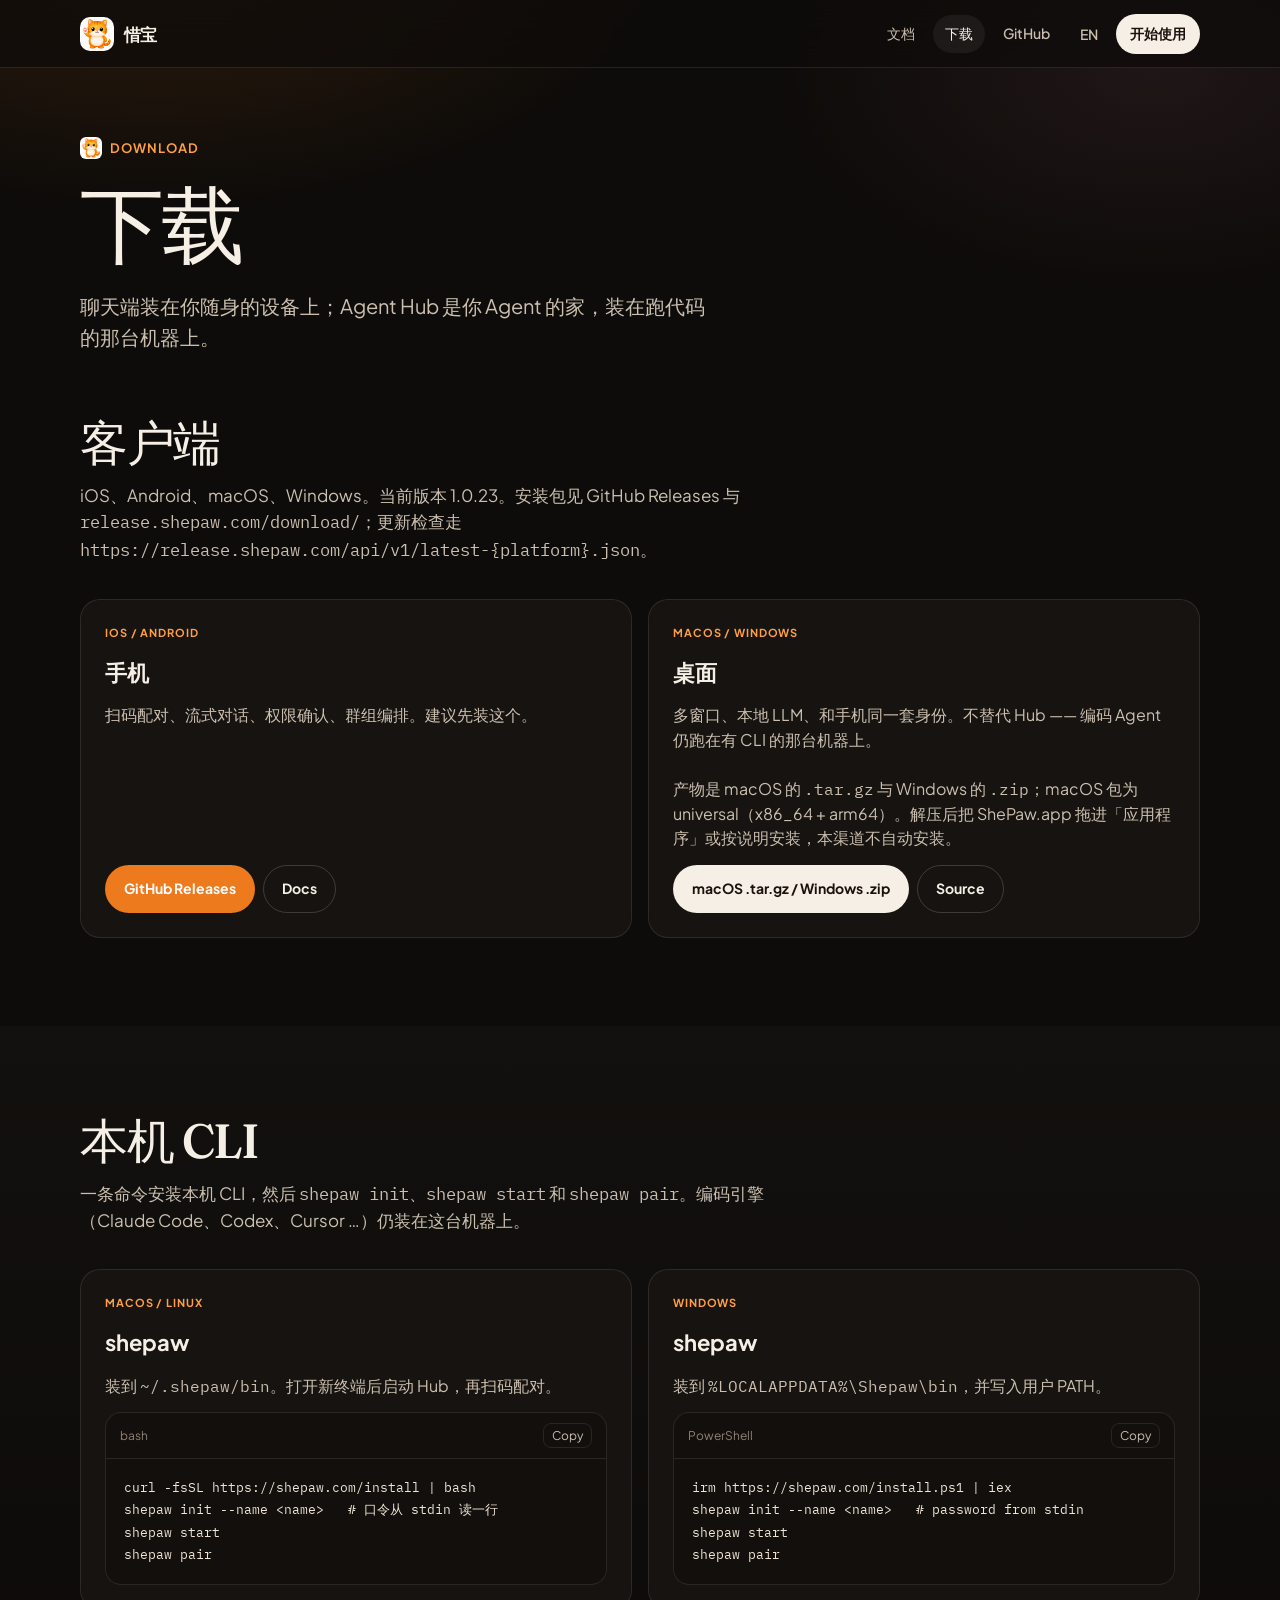
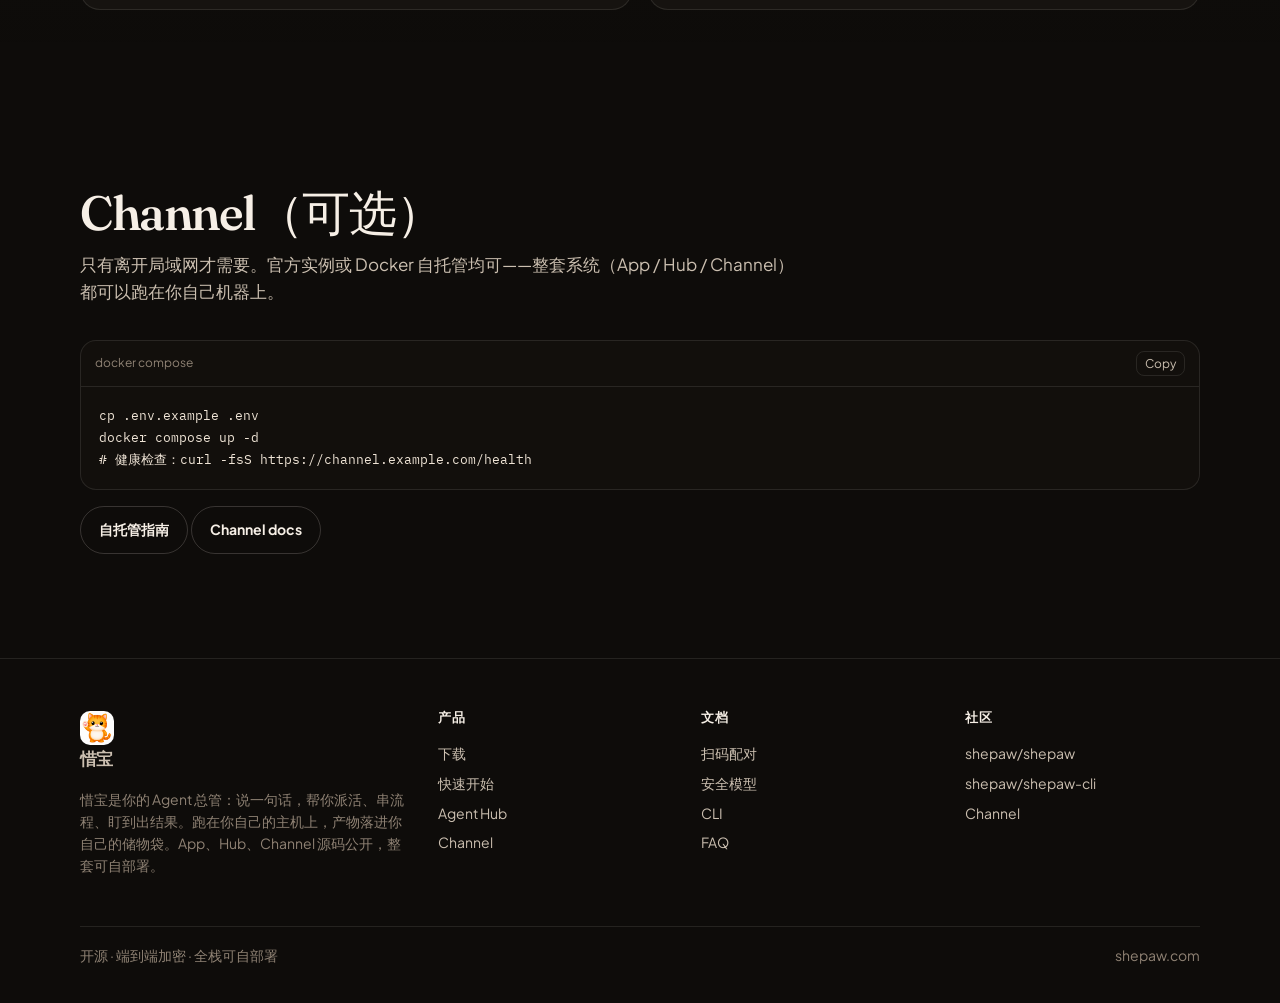
<file: download/index.html>
<!DOCTYPE html>
<html lang="zh-CN">
<head>
  <meta charset="UTF-8">
  <meta name="viewport" content="width=device-width, initial-scale=1">
  <title>下载 惜宝 — iOS、Android、macOS、Windows、Hub</title>
  <meta name="description" content="下载 Shepaw 客户端，并在开发机上安装 Agent Hub。">
  <link rel="icon" href="/assets/img/favicon.png">
  <link rel="preconnect" href="https://fonts.googleapis.com">
  <link rel="preconnect" href="https://fonts.gstatic.com" crossorigin>
  <link href="https://fonts.googleapis.com/css2?family=Fraunces:ital,opsz,wght@0,9..144,560;1,9..144,560&family=IBM+Plex+Mono:wght@400;500&family=Plus+Jakarta+Sans:wght@500;600;700&display=swap" rel="stylesheet">
  <link rel="stylesheet" href="/assets/css/site.css">
</head>
<body data-page="download" data-title-zh="下载 惜宝 — iOS、Android、macOS、Windows、Hub" data-title-en="Download Shepaw — iOS, Android, macOS, Windows, Hub">
  <main>
    <section class="dl-hero wrap">
      <p class="kicker"><img src="/assets/img/logo.png" alt=""> Download</p>
      <h1 class="display lang-zh">下载</h1>
      <h1 class="display lang-en" hidden>Download</h1>
      <p class="lede lang-zh" style="margin-left:0">聊天端装在你随身的设备上；Agent Hub 是你 Agent 的家，装在跑代码的那台机器上。</p>
      <p class="lede lang-en" hidden style="margin-left:0">The chat lives on the device you carry. Agent Hub is where your agents live — put it on the machine that runs the code.</p>
    </section>

    <section class="section" style="padding-top:12px">
      <div class="wrap">
        <div class="section-head">
          <h2 class="lang-zh">客户端</h2>
          <h2 class="lang-en" hidden>App</h2>
          <p class="lang-zh">iOS、Android、macOS、Windows。当前版本 1.0.23。安装包见 GitHub Releases 与 <code>release.shepaw.com/download/</code>；更新检查走 <code>https://release.shepaw.com/api/v1/latest-{platform}.json</code>。</p>
          <p class="lang-en" hidden>iOS, Android, macOS, Windows. Current version 1.0.23. Builds are on GitHub Releases and <code>release.shepaw.com/download/</code>; the app checks <code>https://release.shepaw.com/api/v1/latest-{platform}.json</code> for updates.</p>
        </div>
        <div class="dl-grid">
          <article class="dl-card">
            <div class="tag">iOS / Android</div>
            <h3 class="lang-zh">手机</h3>
            <h3 class="lang-en" hidden>Mobile</h3>
            <p class="lang-zh">扫码配对、流式对话、权限确认、群组编排。建议先装这个。</p>
            <p class="lang-en" hidden>QR pairing, streaming chat, permission prompts, groups. Start here.</p>
            <div class="dl-actions">
              <a class="btn btn-primary" href="https://github.com/shepaw/shepaw/releases">GitHub Releases</a>
              <a class="btn btn-ghost" href="/docs/">Docs</a>
            </div>
          </article>
          <article class="dl-card">
            <div class="tag">macOS / Windows</div>
            <h3 class="lang-zh">桌面</h3>
            <h3 class="lang-en" hidden>Desktop</h3>
            <p class="lang-zh">多窗口、本地 LLM、和手机同一套身份。不替代 Hub —— 编码 Agent 仍跑在有 CLI 的那台机器上。</p>
            <p class="lang-en" hidden>Multi-window, local LLMs, same identity as the phone. It does not replace Hub — coding agents still run where the CLI is installed.</p>
            <p class="lang-zh" style="margin-top:10px">产物是 macOS 的 <code>.tar.gz</code> 与 Windows 的 <code>.zip</code>；macOS 包为 universal（x86_64 + arm64）。解压后把 ShePaw.app 拖进「应用程序」或按说明安装，本渠道不自动安装。</p>
            <p class="lang-en" hidden style="margin-top:10px">Builds ship as a macOS <code>.tar.gz</code> and a Windows <code>.zip</code>; the macOS build is universal (x86_64 + arm64). Extract and drag ShePaw.app into Applications, or follow the included instructions — this channel does not auto-install.</p>
            <div class="dl-actions">
              <a class="btn btn-light" href="https://github.com/shepaw/shepaw/releases">macOS .tar.gz / Windows .zip</a>
              <a class="btn btn-ghost" href="https://github.com/shepaw/shepaw">Source</a>
            </div>
          </article>
        </div>
      </div>
    </section>

    <section class="section alt">
      <div class="wrap">
        <div class="section-head">
          <h2 class="lang-zh">本机 CLI</h2>
          <h2 class="lang-en" hidden>CLI on the machine</h2>
          <p class="lang-zh">一条命令安装本机 CLI，然后 <code>shepaw init</code>、<code>shepaw start</code> 和 <code>shepaw pair</code>。编码引擎（Claude Code、Codex、Cursor …）仍装在这台机器上。</p>
          <p class="lang-en" hidden>One command installs the local CLI, then run <code>shepaw init</code>, <code>shepaw start</code>, and <code>shepaw pair</code>. Coding engines (Claude Code, Codex, Cursor, …) stay installed on this machine.</p>
        </div>
        <div class="dl-grid">
          <article class="dl-card">
            <div class="tag">macOS / Linux</div>
            <h3>shepaw</h3>
            <p class="lang-zh">装到 <code>~/.shepaw/bin</code>。打开新终端后启动 Hub，再扫码配对。</p>
            <p class="lang-en" hidden>Installs to <code>~/.shepaw/bin</code>. Open a new terminal, start Hub, then scan to pair.</p>
            <div class="cli">
              <div class="cli-bar"><span>bash</span></div>
              <pre>curl -fsSL https://shepaw.com/install | bash
shepaw init --name &lt;name&gt;   # 口令从 stdin 读一行
shepaw start
shepaw pair</pre>
            </div>
          </article>
          <article class="dl-card">
            <div class="tag">Windows</div>
            <h3>shepaw</h3>
            <p class="lang-zh">装到 <code>%LOCALAPPDATA%\Shepaw\bin</code>，并写入用户 PATH。</p>
            <p class="lang-en" hidden>Installs to <code>%LOCALAPPDATA%\Shepaw\bin</code> and adds it to the user PATH.</p>
            <div class="cli">
              <div class="cli-bar"><span>PowerShell</span></div>
              <pre>irm https://shepaw.com/install.ps1 | iex
shepaw init --name &lt;name&gt;   # password from stdin
shepaw start
shepaw pair</pre>
            </div>
          </article>
        </div>
      </div>
    </section>

    <section class="section">
      <div class="wrap">
        <div class="section-head">
          <h2 class="lang-zh">Channel（可选）</h2>
          <h2 class="lang-en" hidden>Channel (optional)</h2>
          <p class="lang-zh">只有离开局域网才需要。官方实例或 Docker 自托管均可——整套系统（App / Hub / Channel）都可以跑在你自己机器上。</p>
          <p class="lang-en" hidden>Only needed off LAN. Use the hosted instance or run Docker yourself — the whole stack (app / Hub / Channel) can live on your own machines.</p>
        </div>
        <div class="cli">
          <div class="cli-bar"><span>docker compose</span></div>
          <pre>cp .env.example .env
docker compose up -d
# 健康检查：curl -fsS https://channel.example.com/health</pre>
        </div>
        <p style="margin-top:16px">
          <a class="btn btn-ghost" href="/docs/self-host.html"><span class="lang-zh">自托管指南</span><span class="lang-en" hidden>Self-hosting guide</span></a>
          <a class="btn btn-ghost" href="/docs/channel.html">Channel docs</a>
        </p>
      </div>
    </section>
  </main>
  <script src="/assets/js/site.js"></script>
</body>
</html>
</file>
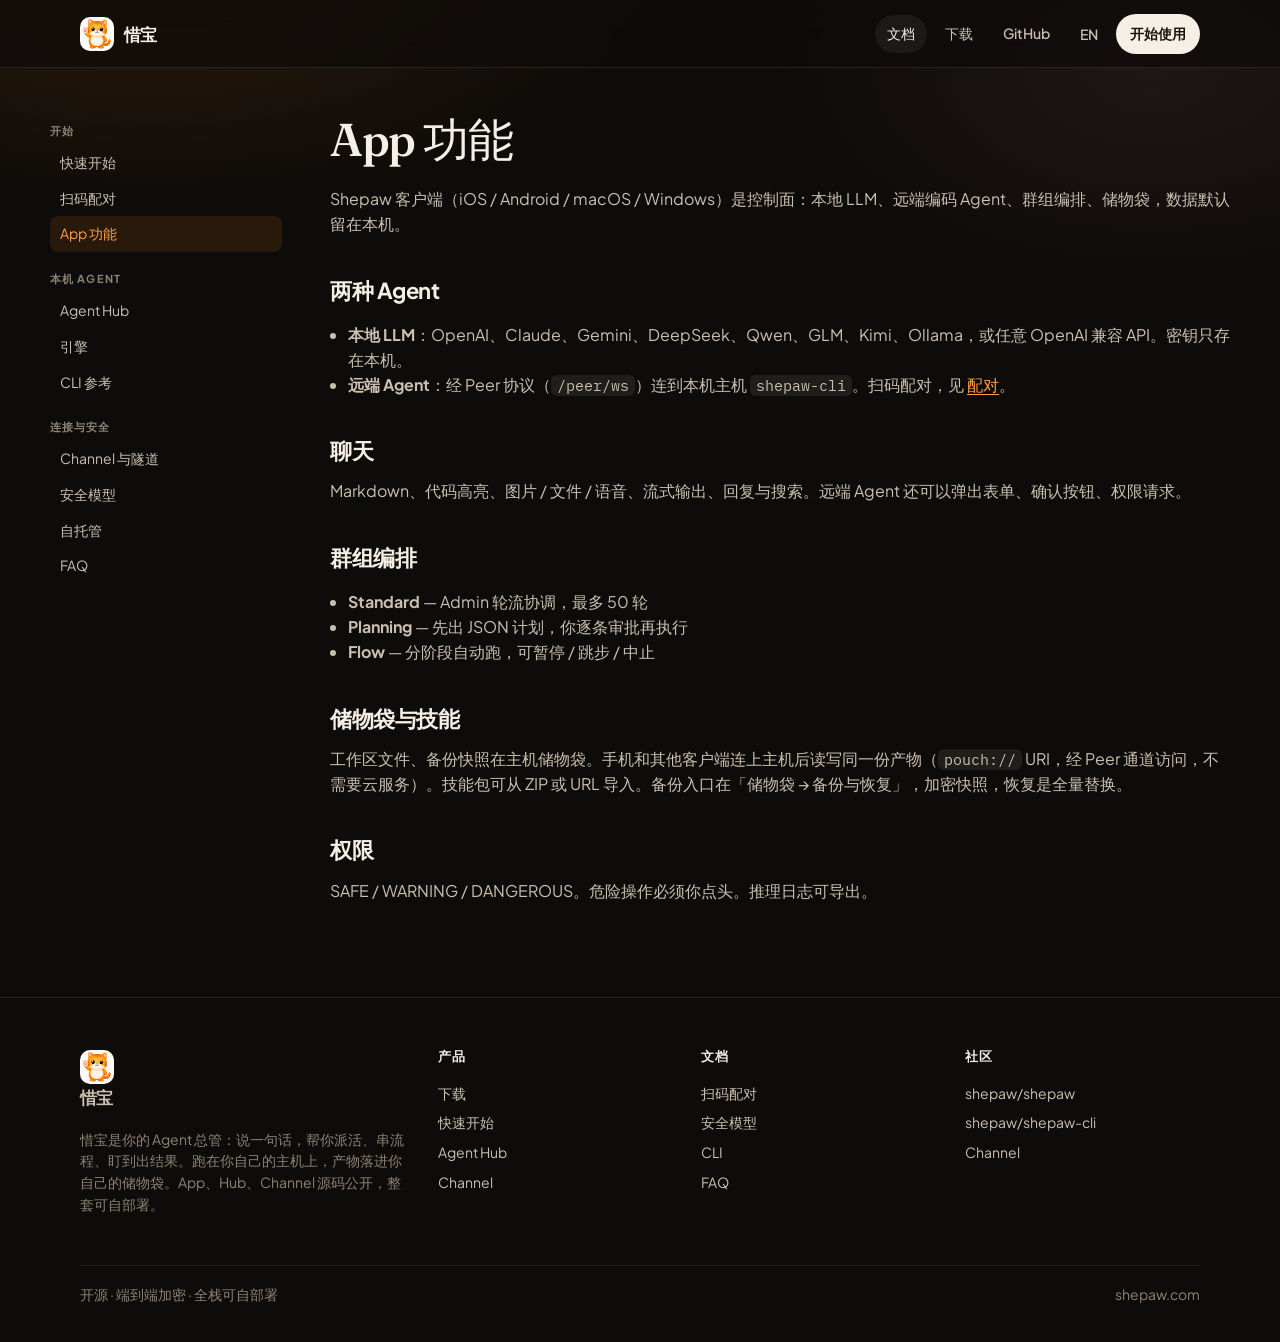
<file: docs/app.html>
<!DOCTYPE html>
<html lang="zh-CN">
<head>
  <meta charset="UTF-8">
  <meta name="viewport" content="width=device-width, initial-scale=1">
  <title>App 功能 — Shepaw Docs</title>
  <link rel="icon" href="/assets/img/favicon.png">
  <link rel="preconnect" href="https://fonts.googleapis.com">
  <link rel="preconnect" href="https://fonts.gstatic.com" crossorigin>
  <link href="https://fonts.googleapis.com/css2?family=Fraunces:ital,opsz,wght@0,9..144,560;1,9..144,560&family=IBM+Plex+Mono:wght@400;500&family=Plus+Jakarta+Sans:wght@500;600;700&display=swap" rel="stylesheet">
  <link rel="stylesheet" href="/assets/css/site.css">
</head>
<body data-page="docs" data-doc="app">
  <div class="docs-shell">
    <nav class="docs-nav" id="docs-nav"></nav>
    <article class="prose">
      <div class="lang-zh">
        <h1>App 功能</h1>
        <p>Shepaw 客户端（iOS / Android / macOS / Windows）是控制面：本地 LLM、远端编码 Agent、群组编排、储物袋，数据默认留在本机。</p>
      </div>
      <div class="lang-en" hidden>
        <h1>App</h1>
        <p>The Shepaw client (iOS / Android / macOS / Windows) is the control plane: local LLMs, remote coding agents, group orchestration, Pouch. Data stays on device by default.</p>
      </div>

      <h2 class="lang-zh">两种 Agent</h2>
      <h2 class="lang-en" hidden>Two kinds of agent</h2>
      <ul class="lang-zh">
        <li><strong>本地 LLM</strong>：OpenAI、Claude、Gemini、DeepSeek、Qwen、GLM、Kimi、Ollama，或任意 OpenAI 兼容 API。密钥只存在本机。</li>
        <li><strong>远端 Agent</strong>：经 Peer 协议（<code>/peer/ws</code>）连到本机主机 <code>shepaw-cli</code>。扫码配对，见 <a href="/docs/pairing.html">配对</a>。</li>
      </ul>
      <ul class="lang-en" hidden>
        <li><strong>Local LLM</strong>: OpenAI, Claude, Gemini, DeepSeek, Qwen, GLM, Kimi, Ollama, or any OpenAI-compatible API. Keys stay on device.</li>
        <li><strong>Remote agent</strong>: connects to the local host <code>shepaw-cli</code> over the Peer protocol (<code>/peer/ws</code>). QR pairing — see <a href="/docs/pairing.html">pairing</a>.</li>
      </ul>

      <h2 class="lang-zh">聊天</h2>
      <h2 class="lang-en" hidden>Chat</h2>
      <p class="lang-zh">Markdown、代码高亮、图片 / 文件 / 语音、流式输出、回复与搜索。远端 Agent 还可以弹出表单、确认按钮、权限请求。</p>
      <p class="lang-en" hidden>Markdown, code highlight, images / files / voice, streaming, reply and search. Remote agents can also send forms, confirmations, and permission prompts.</p>

      <h2 class="lang-zh">群组编排</h2>
      <h2 class="lang-en" hidden>Group orchestration</h2>
      <ul>
        <li><strong>Standard</strong> — <span class="lang-zh">Admin 轮流协调，最多 50 轮</span><span class="lang-en" hidden>Admin coordinates round-robin, up to 50 rounds</span></li>
        <li><strong>Planning</strong> — <span class="lang-zh">先出 JSON 计划，你逐条审批再执行</span><span class="lang-en" hidden>JSON plan first; you approve tasks one by one</span></li>
        <li><strong>Flow</strong> — <span class="lang-zh">分阶段自动跑，可暂停 / 跳步 / 中止</span><span class="lang-en" hidden>Staged automatic run; pause / skip / abort</span></li>
      </ul>

      <h2 class="lang-zh">储物袋与技能</h2>
      <h2 class="lang-en" hidden>Pouch and skills</h2>
      <p class="lang-zh">工作区文件、备份快照在主机储物袋。手机和其他客户端连上主机后读写同一份产物（<code>pouch://</code> URI，经 Peer 通道访问，不需要云服务）。技能包可从 ZIP 或 URL 导入。备份入口在「储物袋 → 备份与恢复」，加密快照，恢复是全量替换。</p>
      <p class="lang-en" hidden>Workspace files and backup snapshots live in the host pouch. The phone and other clients read and write the same artifacts once connected to the host (<code>pouch://</code> URIs over the Peer channel, no cloud needed). Skills import from a ZIP or URL. Backups are under Pouch → Backup; snapshots are encrypted and restore replaces everything.</p>

      <h2 class="lang-zh">权限</h2>
      <h2 class="lang-en" hidden>Permissions</h2>
      <p>SAFE / WARNING / DANGEROUS。<span class="lang-zh">危险操作必须你点头。推理日志可导出。</span><span class="lang-en" hidden>Dangerous ops require an explicit tap. Inference logs can be exported.</span></p>
    </article>
  </div>
  <script src="/assets/js/site.js"></script>
</body>
</html>
</file>
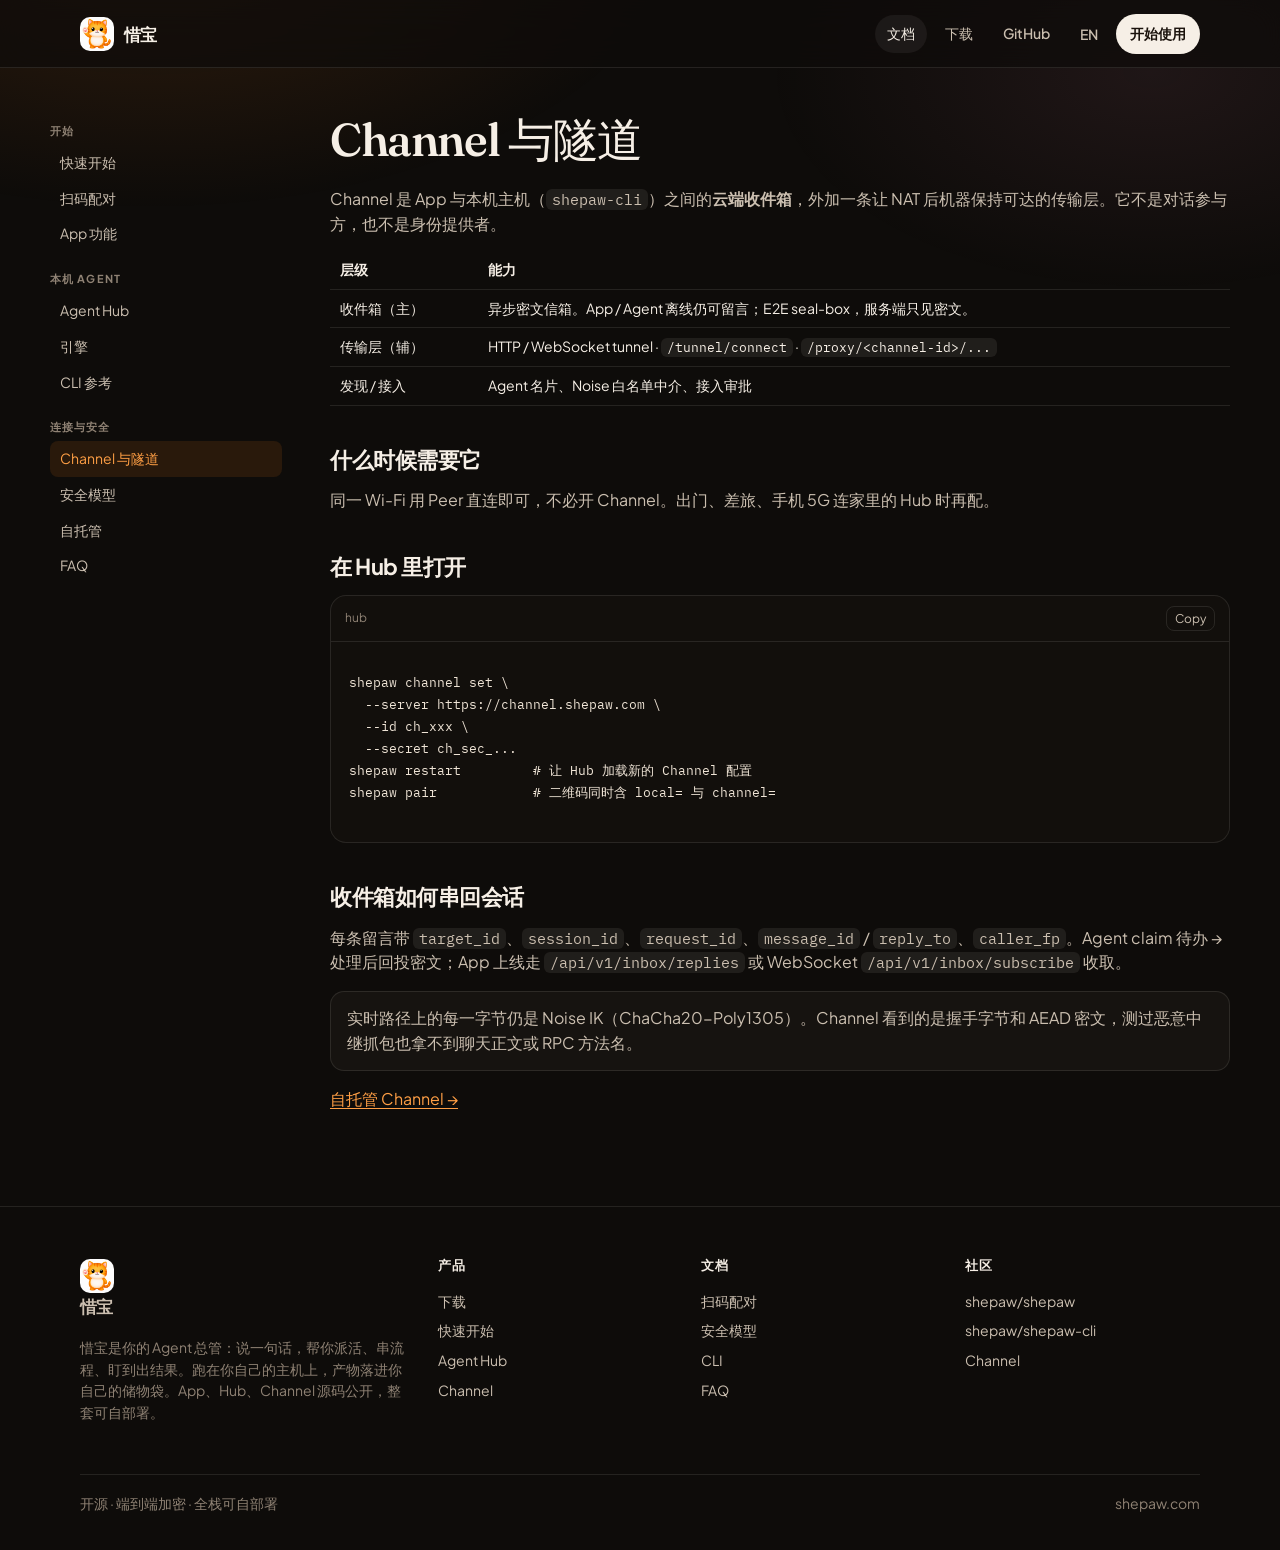
<file: docs/channel.html>
<!DOCTYPE html>
<html lang="zh-CN">
<head>
  <meta charset="UTF-8">
  <meta name="viewport" content="width=device-width, initial-scale=1">
  <title>Channel 与隧道 — Shepaw Docs</title>
  <link rel="icon" href="/assets/img/favicon.png">
  <link rel="preconnect" href="https://fonts.googleapis.com">
  <link rel="preconnect" href="https://fonts.gstatic.com" crossorigin>
  <link href="https://fonts.googleapis.com/css2?family=Fraunces:ital,opsz,wght@0,9..144,560;1,9..144,560&family=IBM+Plex+Mono:wght@400;500&family=Plus+Jakarta+Sans:wght@500;600;700&display=swap" rel="stylesheet">
  <link rel="stylesheet" href="/assets/css/site.css">
</head>
<body data-page="docs" data-doc="channel">
  <div class="docs-shell">
    <nav class="docs-nav" id="docs-nav"></nav>
    <article class="prose">
      <div class="lang-zh">
        <h1>Channel 与隧道</h1>
        <p>Channel 是 App 与本机主机（<code>shepaw-cli</code>）之间的<strong>云端收件箱</strong>，外加一条让 NAT 后机器保持可达的传输层。它不是对话参与方，也不是身份提供者。</p>
      </div>
      <div class="lang-en" hidden>
        <h1>Channel and tunnels</h1>
        <p>Channel is a <strong>cloud inbox</strong> between the app and the local host (<code>shepaw-cli</code>), plus a transport so a NAT’d machine stays reachable. It is not a chat participant and not an identity provider.</p>
      </div>

      <table>
        <thead>
          <tr>
            <th><span class="lang-zh">层级</span><span class="lang-en" hidden>Layer</span></th>
            <th><span class="lang-zh">能力</span><span class="lang-en" hidden>Job</span></th>
          </tr>
        </thead>
        <tbody>
          <tr>
            <td><span class="lang-zh">收件箱（主）</span><span class="lang-en" hidden>Inbox (primary)</span></td>
            <td><span class="lang-zh">异步密文信箱。App / Agent 离线仍可留言；E2E seal-box，服务端只见密文。</span><span class="lang-en" hidden>Async sealed mailbox. App or agent can be offline. E2E seal-box; the server sees ciphertext only.</span></td>
          </tr>
          <tr>
            <td><span class="lang-zh">传输层（辅）</span><span class="lang-en" hidden>Transport (secondary)</span></td>
            <td>HTTP / WebSocket tunnel · <code>/tunnel/connect</code> · <code>/proxy/&lt;channel-id&gt;/...</code></td>
          </tr>
          <tr>
            <td><span class="lang-zh">发现 / 接入</span><span class="lang-en" hidden>Discovery</span></td>
            <td><span class="lang-zh">Agent 名片、Noise 白名单中介、接入审批</span><span class="lang-en" hidden>Agent cards, Noise allowlist mediation, access grants</span></td>
          </tr>
        </tbody>
      </table>

      <h2 class="lang-zh">什么时候需要它</h2>
      <h2 class="lang-en" hidden>When you need it</h2>
      <p class="lang-zh">同一 Wi-Fi 用 Peer 直连即可，不必开 Channel。出门、差旅、手机 5G 连家里的 Hub 时再配。</p>
      <p class="lang-en" hidden>On the same Wi-Fi, Peer is enough. Turn on Channel when the phone is away from the hub — travel, cellular, another network.</p>

      <h2 class="lang-zh">在 Hub 里打开</h2>
      <h2 class="lang-en" hidden>Enable it in Hub</h2>
      <div class="cli">
        <div class="cli-bar"><span>hub</span></div>
        <pre>shepaw channel set \
  --server https://channel.shepaw.com \
  --id ch_xxx \
  --secret ch_sec_...
shepaw restart         # 让 Hub 加载新的 Channel 配置
shepaw pair            # 二维码同时含 local= 与 channel=</pre>
      </div>

      <h2 class="lang-zh">收件箱如何串回会话</h2>
      <h2 class="lang-en" hidden>How the inbox correlates turns</h2>
      <p class="lang-zh">每条留言带 <code>target_id</code>、<code>session_id</code>、<code>request_id</code>、<code>message_id</code> / <code>reply_to</code>、<code>caller_fp</code>。Agent claim 待办 → 处理后回投密文；App 上线走 <code>/api/v1/inbox/replies</code> 或 WebSocket <code>/api/v1/inbox/subscribe</code> 收取。</p>
      <p class="lang-en" hidden>Each note carries <code>target_id</code>, <code>session_id</code>, <code>request_id</code>, <code>message_id</code> / <code>reply_to</code>, and <code>caller_fp</code>. The agent claims pending mail, replies in ciphertext; the app drains <code>/api/v1/inbox/replies</code> or the <code>/api/v1/inbox/subscribe</code> WebSocket when it comes online.</p>

      <div class="note lang-zh">实时路径上的每一字节仍是 Noise IK（ChaCha20-Poly1305）。Channel 看到的是握手字节和 AEAD 密文，测过恶意中继抓包也拿不到聊天正文或 RPC 方法名。</div>
      <div class="note lang-en" hidden>Live traffic is still Noise IK (ChaCha20-Poly1305). Channel sees handshake bytes and AEAD ciphertext. A hostile relay dumping frames does not get chat text or RPC method names.</div>

      <p><a href="/docs/self-host.html" class="lang-zh">自托管 Channel →</a><a href="/docs/self-host.html" class="lang-en" hidden>Self-host Channel →</a></p>
    </article>
  </div>
  <script src="/assets/js/site.js"></script>
</body>
</html>
</file>
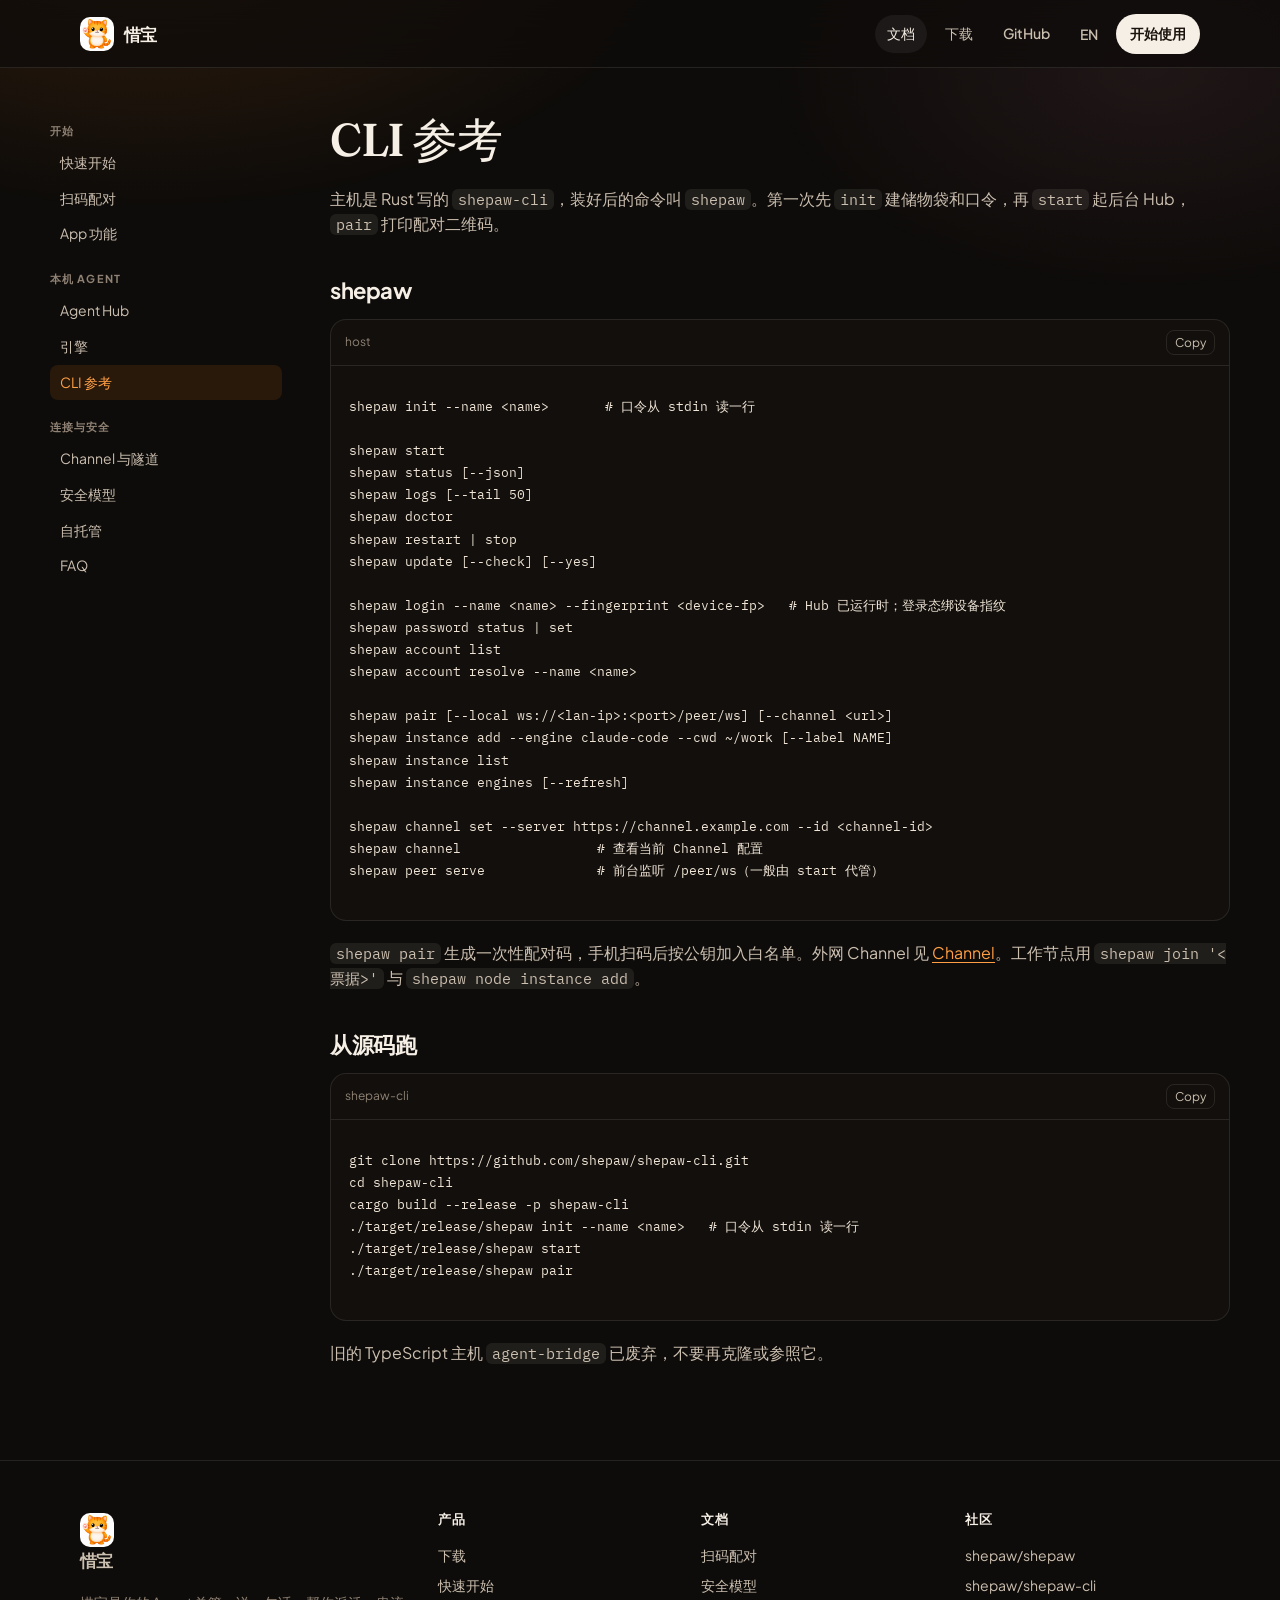
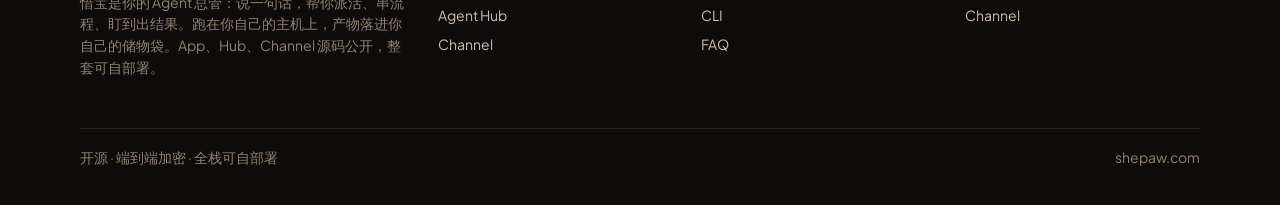
<file: docs/cli.html>
<!DOCTYPE html>
<html lang="zh-CN">
<head>
  <meta charset="UTF-8">
  <meta name="viewport" content="width=device-width, initial-scale=1">
  <title>CLI 参考 — Shepaw Docs</title>
  <link rel="icon" href="/assets/img/favicon.png">
  <link rel="preconnect" href="https://fonts.googleapis.com">
  <link rel="preconnect" href="https://fonts.gstatic.com" crossorigin>
  <link href="https://fonts.googleapis.com/css2?family=Fraunces:ital,opsz,wght@0,9..144,560;1,9..144,560&family=IBM+Plex+Mono:wght@400;500&family=Plus+Jakarta+Sans:wght@500;600;700&display=swap" rel="stylesheet">
  <link rel="stylesheet" href="/assets/css/site.css">
</head>
<body data-page="docs" data-doc="cli">
  <div class="docs-shell">
    <nav class="docs-nav" id="docs-nav"></nav>
    <article class="prose">
      <div class="lang-zh">
        <h1>CLI 参考</h1>
        <p>主机是 Rust 写的 <code>shepaw-cli</code>，装好后的命令叫 <code>shepaw</code>。第一次先 <code>init</code> 建储物袋和口令，再 <code>start</code> 起后台 Hub，<code>pair</code> 打印配对二维码。</p>
      </div>
      <div class="lang-en" hidden>
        <h1>CLI reference</h1>
        <p>The host is the Rust workspace <code>shepaw-cli</code>; the installed command is <code>shepaw</code>. On a new machine, run <code>init</code> to create the pouch and password, then <code>start</code> for the background Hub and <code>pair</code> to print the pairing QR.</p>
      </div>

      <h2>shepaw</h2>
      <div class="cli">
        <div class="cli-bar"><span>host</span></div>
        <pre>shepaw init --name &lt;name&gt;       # 口令从 stdin 读一行

shepaw start
shepaw status [--json]
shepaw logs [--tail 50]
shepaw doctor
shepaw restart | stop
shepaw update [--check] [--yes]

shepaw login --name &lt;name&gt; --fingerprint &lt;device-fp&gt;   # Hub 已运行时；登录态绑设备指纹
shepaw password status | set
shepaw account list
shepaw account resolve --name &lt;name&gt;

shepaw pair [--local ws://&lt;lan-ip&gt;:&lt;port&gt;/peer/ws] [--channel &lt;url&gt;]
shepaw instance add --engine claude-code --cwd ~/work [--label NAME]
shepaw instance list
shepaw instance engines [--refresh]

shepaw channel set --server https://channel.example.com --id &lt;channel-id&gt;
shepaw channel                 # 查看当前 Channel 配置
shepaw peer serve              # 前台监听 /peer/ws（一般由 start 代管）</pre>
      </div>
      <p class="lang-zh"><code>shepaw pair</code> 生成一次性配对码，手机扫码后按公钥加入白名单。外网 Channel 见 <a href="/docs/channel.html">Channel</a>。工作节点用 <code>shepaw join '&lt;票据&gt;'</code> 与 <code>shepaw node instance add</code>。</p>
      <p class="lang-en" hidden><code>shepaw pair</code> prints a one-time pairing code; after scanning, the device is allowlisted by public key. Off-site Channel is covered in <a href="/docs/channel.html">Channel</a>. Worker nodes use <code>shepaw join '&lt;ticket&gt;'</code> and <code>shepaw node instance add</code>.</p>

      <h2 class="lang-zh">从源码跑</h2>
      <h2 class="lang-en" hidden>From a source checkout</h2>
      <div class="cli">
        <div class="cli-bar"><span>shepaw-cli</span></div>
        <pre>git clone https://github.com/shepaw/shepaw-cli.git
cd shepaw-cli
cargo build --release -p shepaw-cli
./target/release/shepaw init --name &lt;name&gt;   # 口令从 stdin 读一行
./target/release/shepaw start
./target/release/shepaw pair</pre>
      </div>
      <p class="lang-zh">旧的 TypeScript 主机 <code>agent-bridge</code> 已废弃，不要再克隆或参照它。</p>
      <p class="lang-en" hidden>The old TypeScript host <code>agent-bridge</code> is deprecated — do not clone or use it as a reference.</p>
    </article>
  </div>
  <script src="/assets/js/site.js"></script>
</body>
</html>
</file>
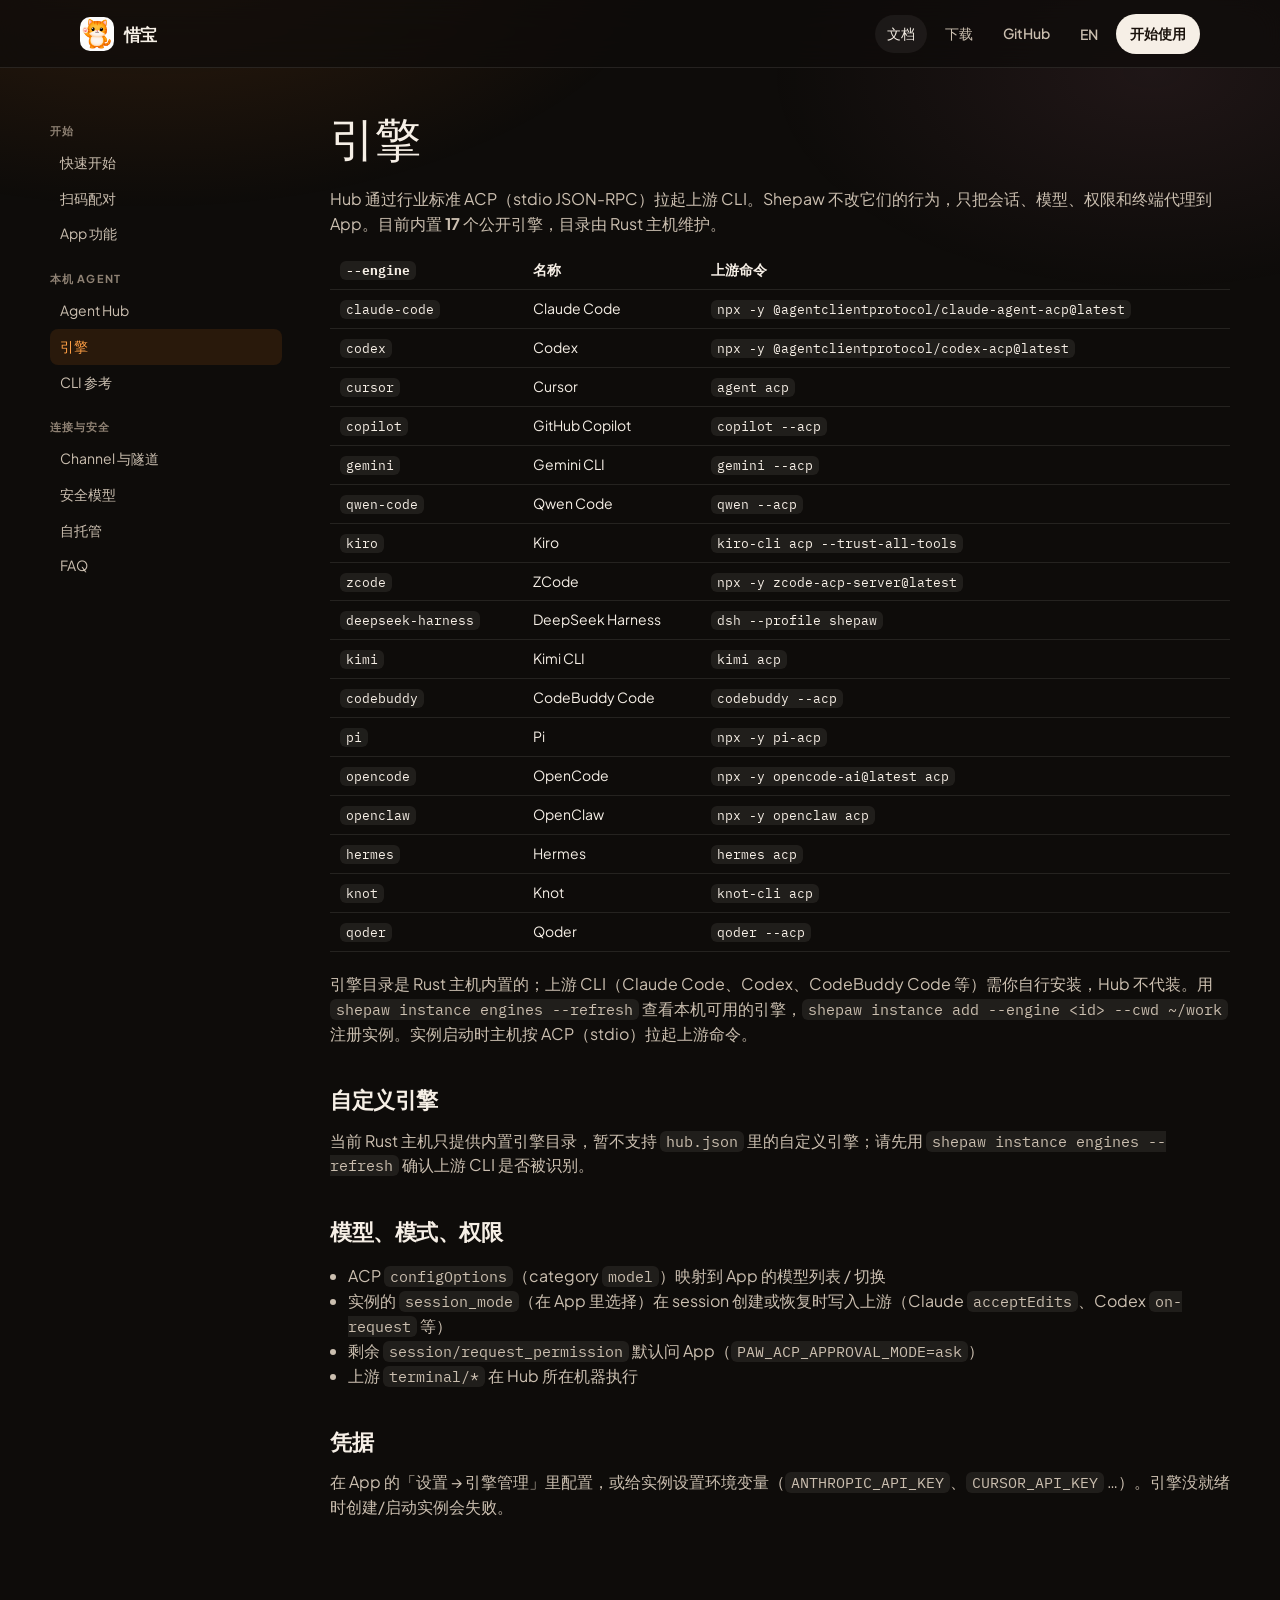
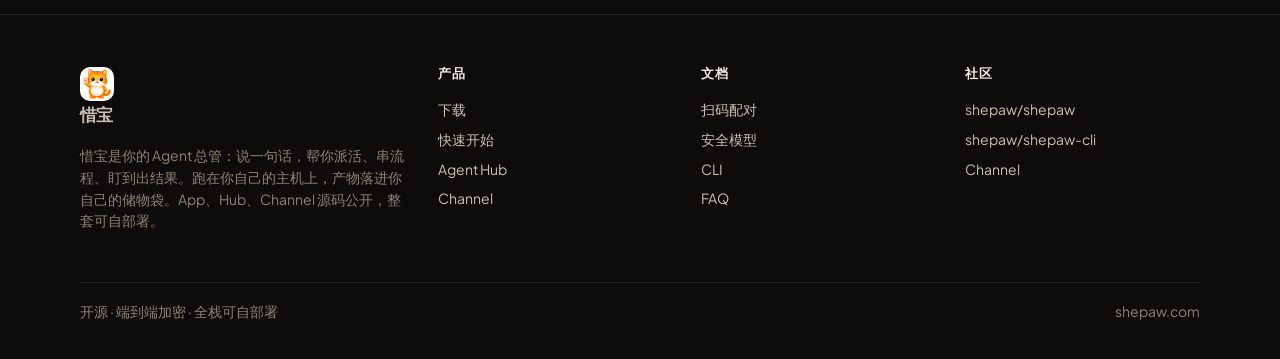
<file: docs/engines.html>
<!DOCTYPE html>
<html lang="zh-CN">
<head>
  <meta charset="UTF-8">
  <meta name="viewport" content="width=device-width, initial-scale=1">
  <title>引擎 — Shepaw Docs</title>
  <link rel="icon" href="/assets/img/favicon.png">
  <link rel="preconnect" href="https://fonts.googleapis.com">
  <link rel="preconnect" href="https://fonts.gstatic.com" crossorigin>
  <link href="https://fonts.googleapis.com/css2?family=Fraunces:ital,opsz,wght@0,9..144,560;1,9..144,560&family=IBM+Plex+Mono:wght@400;500&family=Plus+Jakarta+Sans:wght@500;600;700&display=swap" rel="stylesheet">
  <link rel="stylesheet" href="/assets/css/site.css">
</head>
<body data-page="docs" data-doc="engines">
  <div class="docs-shell">
    <nav class="docs-nav" id="docs-nav"></nav>
    <article class="prose">
      <div class="lang-zh">
        <h1>引擎</h1>
        <p>Hub 通过行业标准 ACP（stdio JSON-RPC）拉起上游 CLI。Shepaw 不改它们的行为，只把会话、模型、权限和终端代理到 App。目前内置 <strong>17</strong> 个公开引擎，目录由 Rust 主机维护。</p>
      </div>
      <div class="lang-en" hidden>
        <h1>Engines</h1>
        <p>Hub launches upstream CLIs over standard ACP (stdio JSON-RPC). Shepaw does not wrap their behavior — it proxies sessions, models, permissions, and the terminal into the app. There are <strong>17</strong> public built-in engines, and the catalog ships with the Rust host.</p>
      </div>

      <table>
        <thead>
          <tr>
            <th><code>--engine</code></th>
            <th><span class="lang-zh">名称</span><span class="lang-en" hidden>Name</span></th>
            <th><span class="lang-zh">上游命令</span><span class="lang-en" hidden>Upstream</span></th>
          </tr>
        </thead>
        <tbody>
          <tr><td><code>claude-code</code></td><td>Claude Code</td><td><code>npx -y @agentclientprotocol/claude-agent-acp@latest</code></td></tr>
          <tr><td><code>codex</code></td><td>Codex</td><td><code>npx -y @agentclientprotocol/codex-acp@latest</code></td></tr>
          <tr><td><code>cursor</code></td><td>Cursor</td><td><code>agent acp</code></td></tr>
          <tr><td><code>copilot</code></td><td>GitHub Copilot</td><td><code>copilot --acp</code></td></tr>
          <tr><td><code>gemini</code></td><td>Gemini CLI</td><td><code>gemini --acp</code></td></tr>
          <tr><td><code>qwen-code</code></td><td>Qwen Code</td><td><code>qwen --acp</code></td></tr>
          <tr><td><code>kiro</code></td><td>Kiro</td><td><code>kiro-cli acp --trust-all-tools</code></td></tr>
          <tr><td><code>zcode</code></td><td>ZCode</td><td><code>npx -y zcode-acp-server@latest</code></td></tr>
          <tr><td><code>deepseek-harness</code></td><td>DeepSeek Harness</td><td><code>dsh --profile shepaw</code></td></tr>
          <tr><td><code>kimi</code></td><td>Kimi CLI</td><td><code>kimi acp</code></td></tr>
          <tr><td><code>codebuddy</code></td><td>CodeBuddy Code</td><td><code>codebuddy --acp</code></td></tr>
          <tr><td><code>pi</code></td><td>Pi</td><td><code>npx -y pi-acp</code></td></tr>
          <tr><td><code>opencode</code></td><td>OpenCode</td><td><code>npx -y opencode-ai@latest acp</code></td></tr>
          <tr><td><code>openclaw</code></td><td>OpenClaw</td><td><code>npx -y openclaw acp</code></td></tr>
          <tr><td><code>hermes</code></td><td>Hermes</td><td><code>hermes acp</code></td></tr>
          <tr><td><code>knot</code></td><td>Knot</td><td><code>knot-cli acp</code></td></tr>
          <tr><td><code>qoder</code></td><td>Qoder</td><td><code>qoder --acp</code></td></tr>
        </tbody>
      </table>

      <p class="lang-zh">引擎目录是 Rust 主机内置的；上游 CLI（Claude Code、Codex、CodeBuddy Code 等）需你自行安装，Hub 不代装。用 <code>shepaw instance engines --refresh</code> 查看本机可用的引擎，<code>shepaw instance add --engine &lt;id&gt; --cwd ~/work</code> 注册实例。实例启动时主机按 ACP（stdio）拉起上游命令。</p>
      <p class="lang-en" hidden>The engine catalog is built into the Rust host; install the upstream CLIs (Claude Code, Codex, CodeBuddy Code, …) yourself — the Hub does not install them. Run <code>shepaw instance engines --refresh</code> to see what is available on this machine, then <code>shepaw instance add --engine &lt;id&gt; --cwd ~/work</code> to register an instance. The host launches the upstream command over ACP (stdio) when the instance starts.</p>

      <h2 class="lang-zh">自定义引擎</h2>
      <h2 class="lang-en" hidden>Custom engines</h2>
      <p class="lang-zh">当前 Rust 主机只提供内置引擎目录，暂不支持 <code>hub.json</code> 里的自定义引擎；请先用 <code>shepaw instance engines --refresh</code> 确认上游 CLI 是否被识别。</p>
      <p class="lang-en" hidden>The Rust host currently ships a built-in engine catalog only; custom engines in <code>hub.json</code> are not supported. Check <code>shepaw instance engines --refresh</code> first to see whether your upstream CLI was detected.</p>

      <h2 class="lang-zh">模型、模式、权限</h2>
      <h2 class="lang-en" hidden>Models, modes, permissions</h2>
      <ul class="lang-zh">
        <li>ACP <code>configOptions</code>（category <code>model</code>）映射到 App 的模型列表 / 切换</li>
        <li>实例的 <code>session_mode</code>（在 App 里选择）在 session 创建或恢复时写入上游（Claude <code>acceptEdits</code>、Codex <code>on-request</code> 等）</li>
        <li>剩余 <code>session/request_permission</code> 默认问 App（<code>PAW_ACP_APPROVAL_MODE=ask</code>）</li>
        <li>上游 <code>terminal/*</code> 在 Hub 所在机器执行</li>
      </ul>
      <ul class="lang-en" hidden>
        <li>ACP <code>configOptions</code> (category <code>model</code>) map to the app model picker</li>
        <li>The instance <code>session_mode</code> (chosen in the app) is written to the upstream after session new/resume (Claude <code>acceptEdits</code>, Codex <code>on-request</code>, …)</li>
        <li>Remaining <code>session/request_permission</code> calls default to the app (<code>PAW_ACP_APPROVAL_MODE=ask</code>)</li>
        <li>Upstream <code>terminal/*</code> runs on the Hub host</li>
      </ul>

      <h2 class="lang-zh">凭据</h2>
      <h2 class="lang-en" hidden>Credentials</h2>
      <p class="lang-zh">在 App 的「设置 → 引擎管理」里配置，或给实例设置环境变量（<code>ANTHROPIC_API_KEY</code>、<code>CURSOR_API_KEY</code> …）。引擎没就绪时创建/启动实例会失败。</p>
      <p class="lang-en" hidden>Configure them under Settings → Engines in the app, or use instance env vars (<code>ANTHROPIC_API_KEY</code>, <code>CURSOR_API_KEY</code>, …). Creating or starting an instance fails if the engine is not ready.</p>
    </article>
  </div>
  <script src="/assets/js/site.js"></script>
</body>
</html>
</file>
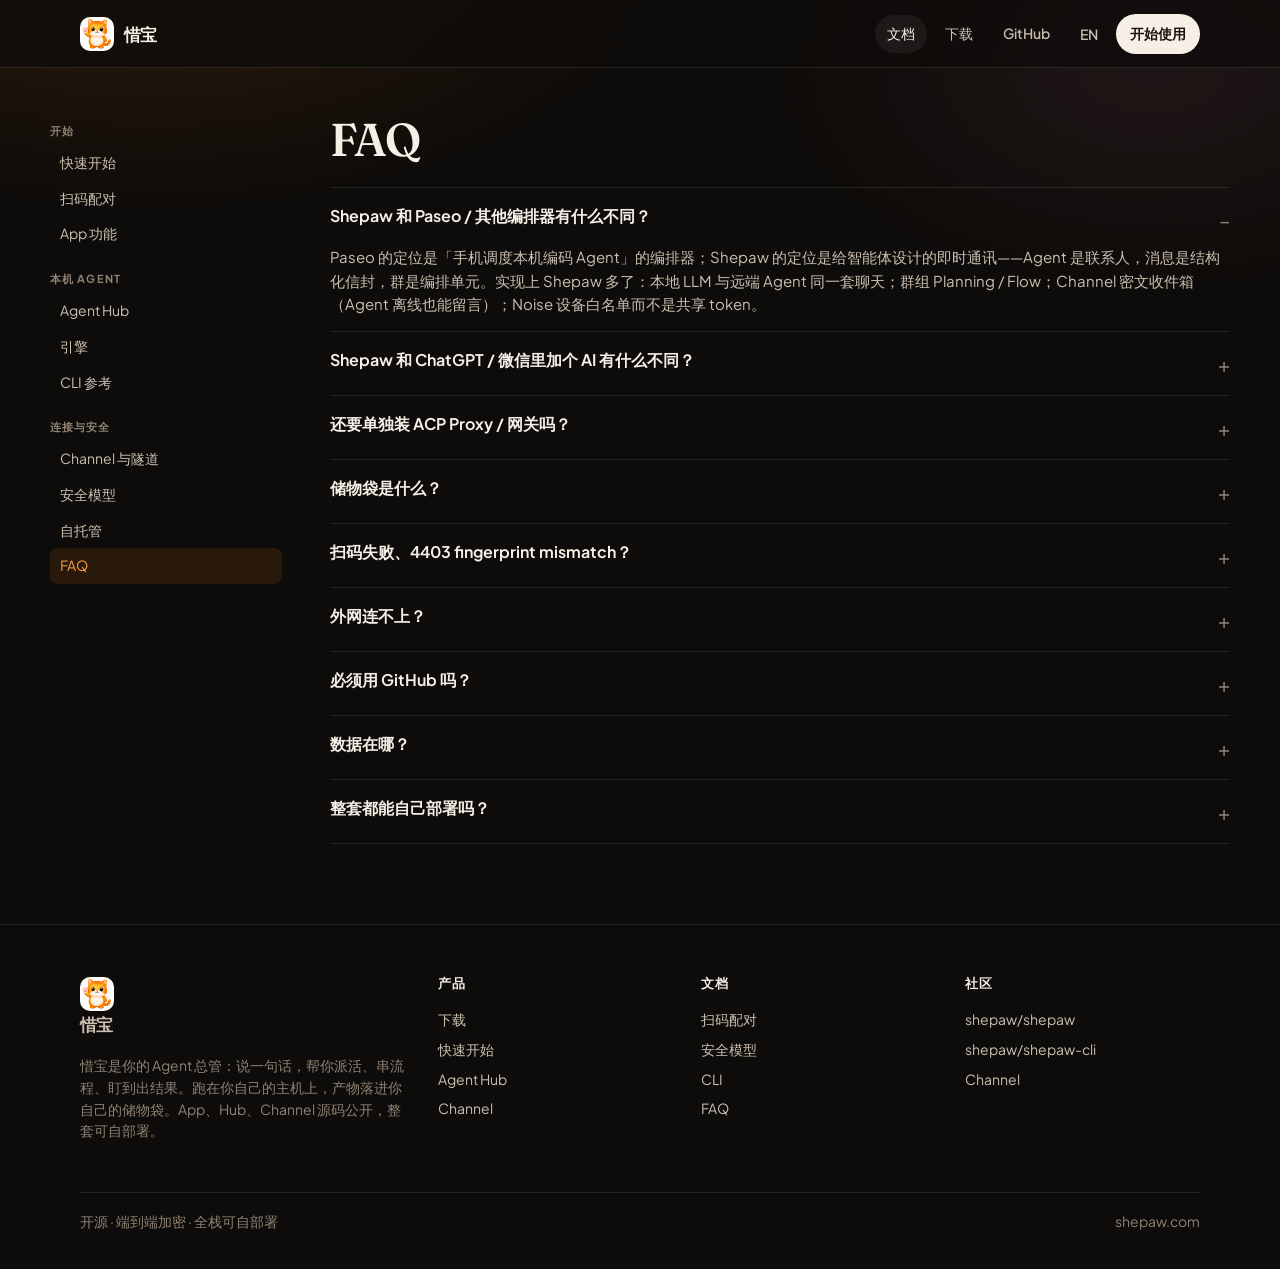
<file: docs/faq.html>
<!DOCTYPE html>
<html lang="zh-CN">
<head>
  <meta charset="UTF-8">
  <meta name="viewport" content="width=device-width, initial-scale=1">
  <title>FAQ — Shepaw Docs</title>
  <link rel="icon" href="/assets/img/favicon.png">
  <link rel="preconnect" href="https://fonts.googleapis.com">
  <link rel="preconnect" href="https://fonts.gstatic.com" crossorigin>
  <link href="https://fonts.googleapis.com/css2?family=Fraunces:ital,opsz,wght@0,9..144,560;1,9..144,560&family=IBM+Plex+Mono:wght@400;500&family=Plus+Jakarta+Sans:wght@500;600;700&display=swap" rel="stylesheet">
  <link rel="stylesheet" href="/assets/css/site.css">
</head>
<body data-page="docs" data-doc="faq">
  <div class="docs-shell">
    <nav class="docs-nav" id="docs-nav"></nav>
    <article class="prose">
      <h1>FAQ</h1>
      <div class="faq">
        <details open>
          <summary><span class="lang-zh">Shepaw 和 Paseo / 其他编排器有什么不同？</span><span class="lang-en" hidden>How is Shepaw different from other orchestrators?</span></summary>
          <p class="lang-zh">Paseo 的定位是「手机调度本机编码 Agent」的编排器；Shepaw 的定位是给智能体设计的即时通讯——Agent 是联系人，消息是结构化信封，群是编排单元。实现上 Shepaw 多了：本地 LLM 与远端 Agent 同一套聊天；群组 Planning / Flow；Channel 密文收件箱（Agent 离线也能留言）；Noise 设备白名单而不是共享 token。</p>
          <p class="lang-en" hidden>Paseo is an orchestrator for driving local coding agents from your phone; Shepaw is an instant messenger built for agents — agents are contacts, messages are structured envelopes, groups are orchestration units. In practice Shepaw also keeps local LLMs and remote agents in one chat, adds group Planning / Flow, a sealed inbox when the agent is offline, and a per-device Noise allowlist instead of a shared token.</p>
        </details>
        <details>
          <summary><span class="lang-zh">Shepaw 和 ChatGPT / 微信里加个 AI 有什么不同？</span><span class="lang-en" hidden>How is Shepaw different from ChatGPT or AI inside WeChat?</span></summary>
          <p class="lang-zh">那些是在人类聊天软件里加一个 AI 按钮，Agent 寄居在别人的生态里。Shepaw 是给 Agent 自己的通讯层：每个智能体有独立身份、名片和信箱，消息是结构化信封；开源、自托管、端到端加密，不依赖任何一家大厂。</p>
          <p class="lang-en" hidden>Those bolt an AI button onto a human messenger, and the agent lives inside someone else's ecosystem. Shepaw is a communication layer that belongs to agents: every agent has its own identity, profile, and inbox; messages are structured envelopes. Open source, self-hostable, end-to-end encrypted, independent of any vendor.</p>
        </details>
        <details>
          <summary><span class="lang-zh">还要单独装 ACP Proxy / 网关吗？</span><span class="lang-en" hidden>Do I still need a standalone ACP proxy / gateway?</span></summary>
          <p class="lang-zh">不用。装 Rust 主机 <code>shepaw</code>（安装脚本会放好）即可。扫码走 Peer 通道，一次配对授权这台主机给该设备。</p>
          <p class="lang-en" hidden>No. Install the Rust host <code>shepaw</code> (the install script does this). Pairing uses the Peer channel; one scan authorizes that host for the device.</p>
        </details>
        <details>
          <summary><span class="lang-zh">储物袋是什么？</span><span class="lang-en" hidden>What is the pouch?</span></summary>
          <p class="lang-zh">主机上的内容寻址共享空间，用 <code>pouch://</code> URI 存文件、快照、记忆和工作区。手机和其他客户端连上主机后直接读写同一份产物；数据在主机本地，不需要任何云服务。</p>
          <p class="lang-en" hidden>A content-addressed shared space on the host, addressed by <code>pouch://</code> URIs for files, snapshots, memory, and workspaces. The phone and other clients read and write the same artifacts once connected to the host; data stays local, with no cloud service needed.</p>
        </details>
        <details>
          <summary><span class="lang-zh">扫码失败、4403 fingerprint mismatch？</span><span class="lang-en" hidden>Pairing fails with 4403 fingerprint mismatch?</span></summary>
          <p class="lang-zh">设备公钥没进白名单，或手机记着的主机公钥已经变了。先在手机上删掉旧的主机记录，再 <code>shepaw pair</code> 重新扫码。仍然失败时用 <code>shepaw peers list</code> 查看已配对设备，<code>shepaw peers remove &lt;指纹&gt;</code> 清掉旧记录后重试。</p>
          <p class="lang-en" hidden>The device key is not on the allowlist, or the host key cached on the phone has changed. Delete the old host entry on the phone, then run <code>shepaw pair</code> and scan again. If it still fails, list paired devices with <code>shepaw peers list</code>, remove the stale entry with <code>shepaw peers remove &lt;fingerprint&gt;</code>, and retry.</p>
        </details>
        <details>
          <summary><span class="lang-zh">外网连不上？</span><span class="lang-en" hidden>Off-site connection fails?</span></summary>
          <p class="lang-zh">确认 Channel 已保存且 Hub 在跑（<code>shepaw channel</code> / <code>shepaw status</code>）；改过配置要 <code>shepaw restart</code> 让隧道加载，然后重新 <code>shepaw pair</code> 让二维码带上 <code>channel=</code>。</p>
          <p class="lang-en" hidden>Confirm Channel is saved and the Hub is running (<code>shepaw channel</code> / <code>shepaw status</code>). After changing the config, run <code>shepaw restart</code> so the tunnel picks it up, then run <code>shepaw pair</code> again so the QR includes <code>channel=</code>.</p>
        </details>
        <details>
          <summary><span class="lang-zh">必须用 GitHub 吗？</span><span class="lang-en" hidden>Do I need git or GitHub?</span></summary>
          <p class="lang-zh">不必。Hub 的 <code>cwd</code> 可以是任何目录。git worktree 是引擎自己的习惯，不是 Shepaw 的前提。</p>
          <p class="lang-en" hidden>No. Hub <code>cwd</code> can be any directory. Git worktrees are an engine habit, not a Shepaw requirement.</p>
        </details>
        <details>
          <summary><span class="lang-zh">数据在哪？</span><span class="lang-en" hidden>Where is my data?</span></summary>
          <p class="lang-zh">App：设备上的 SQLite 与安全存储。Hub：<code>~/.config/shepaw-hub/</code>。Channel：只存密文和路由元数据，TTL 默认 7 天。</p>
          <p class="lang-en" hidden>App: on-device SQLite and secure storage. Hub: <code>~/.config/shepaw-hub/</code>. Channel: ciphertext and routing metadata only, default TTL 7 days.</p>
        </details>
        <details>
          <summary><span class="lang-zh">整套都能自己部署吗？</span><span class="lang-en" hidden>Can I self-host the whole stack?</span></summary>
          <p class="lang-zh">可以。App 和 Hub 天然跑在你自己的机器上；Channel 信箱和隧道用 Docker 一行起，也可以完全不用云端——局域网内 Peer 直连，数据不离开你的网络。App 用 MIT、主机 shepaw-cli 用 Apache-2.0，Channel 源码同样公开。</p>
          <p class="lang-en" hidden>Yes. The app and Hub already run on your own machines; the Channel inbox and tunnel start with one Docker command — or skip the cloud entirely: on LAN, Peer connects directly and data never leaves your network. The app is MIT-licensed, the shepaw-cli host is Apache-2.0, and the Channel source is public too.</p>
        </details>
      </div>
    </article>
  </div>
  <script src="/assets/js/site.js"></script>
</body>
</html>
</file>
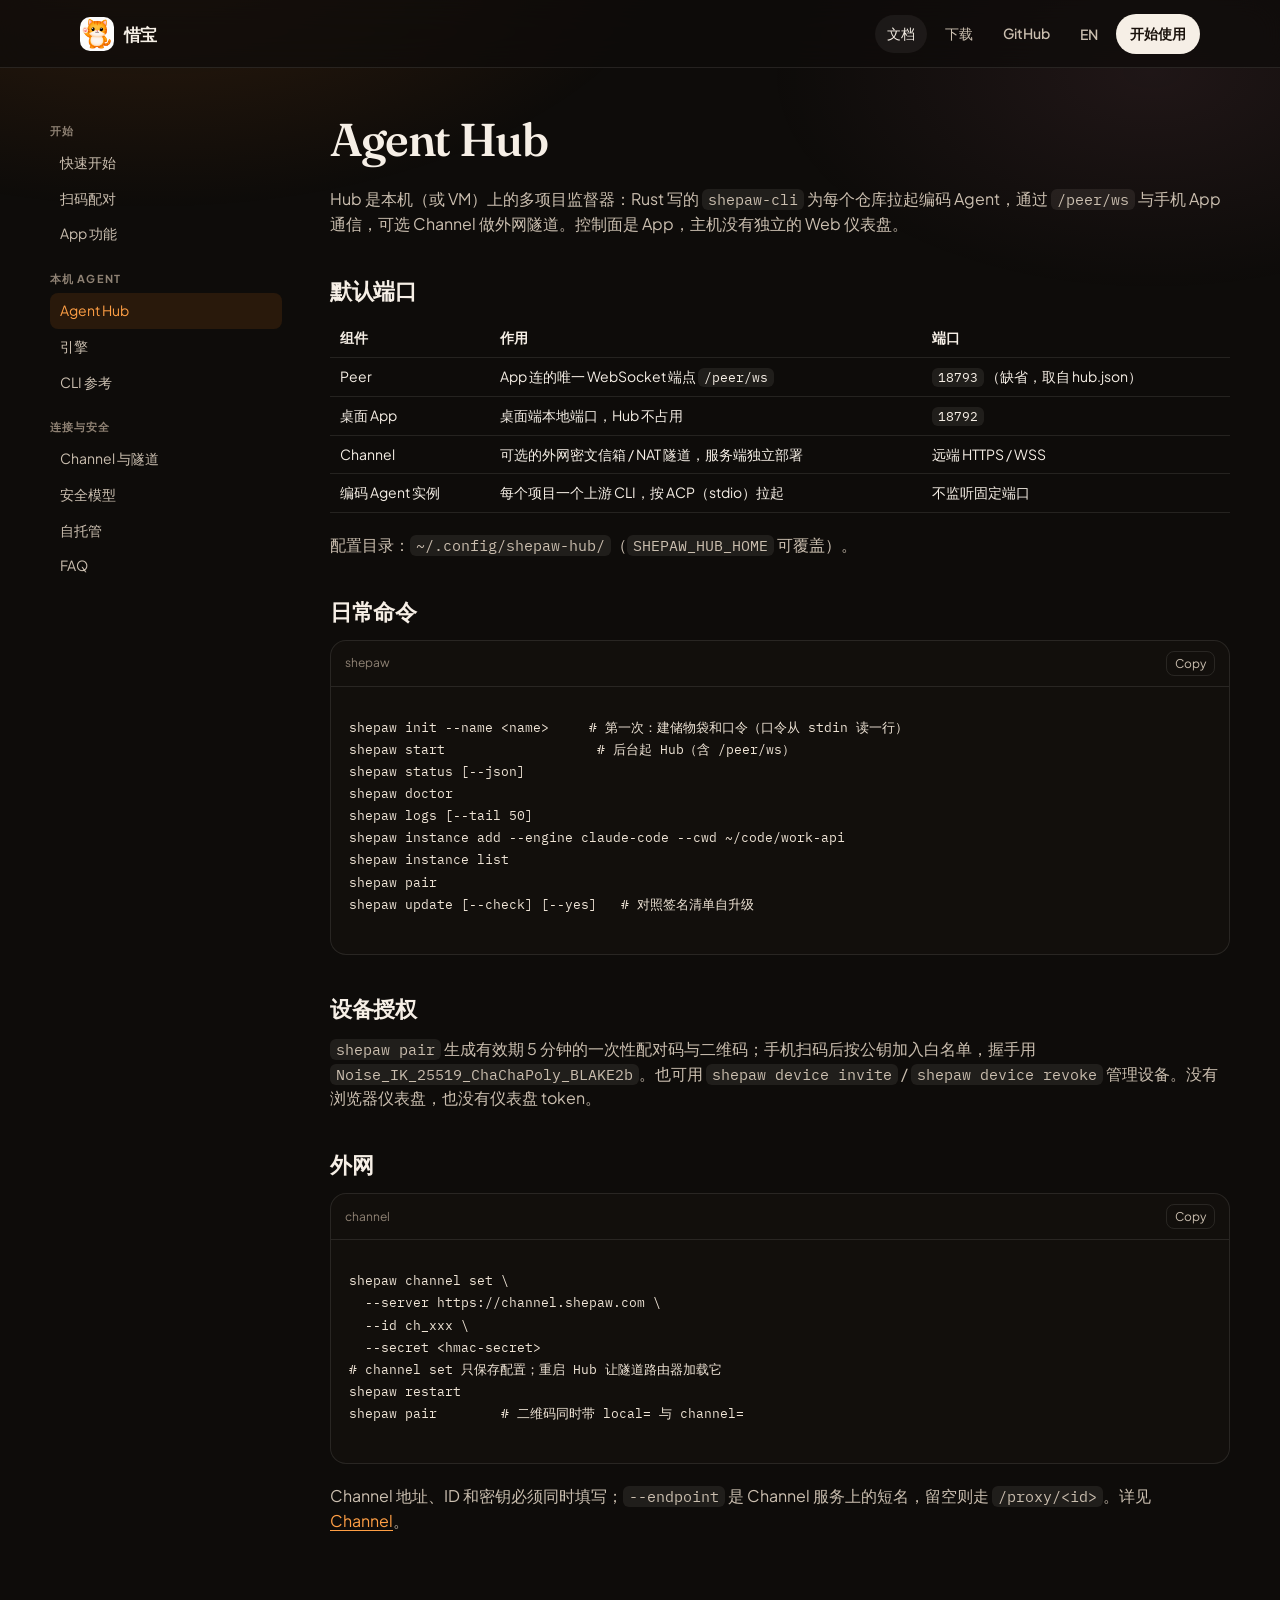
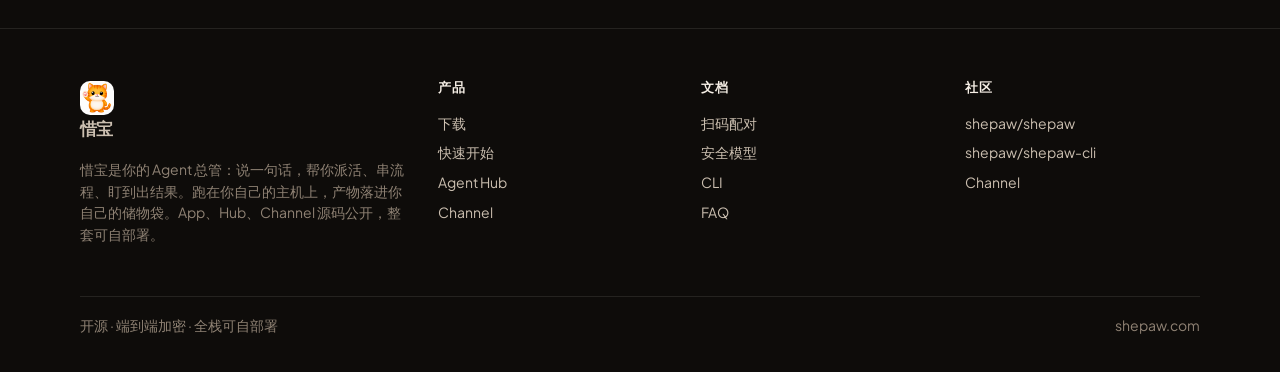
<file: docs/hub.html>
<!DOCTYPE html>
<html lang="zh-CN">
<head>
  <meta charset="UTF-8">
  <meta name="viewport" content="width=device-width, initial-scale=1">
  <title>Agent Hub — Shepaw Docs</title>
  <link rel="icon" href="/assets/img/favicon.png">
  <link rel="preconnect" href="https://fonts.googleapis.com">
  <link rel="preconnect" href="https://fonts.gstatic.com" crossorigin>
  <link href="https://fonts.googleapis.com/css2?family=Fraunces:ital,opsz,wght@0,9..144,560;1,9..144,560&family=IBM+Plex+Mono:wght@400;500&family=Plus+Jakarta+Sans:wght@500;600;700&display=swap" rel="stylesheet">
  <link rel="stylesheet" href="/assets/css/site.css">
</head>
<body data-page="docs" data-doc="hub">
  <div class="docs-shell">
    <nav class="docs-nav" id="docs-nav"></nav>
    <article class="prose">
      <div class="lang-zh">
        <h1>Agent Hub</h1>
        <p>Hub 是本机（或 VM）上的多项目监督器：Rust 写的 <code>shepaw-cli</code> 为每个仓库拉起编码 Agent，通过 <code>/peer/ws</code> 与手机 App 通信，可选 Channel 做外网隧道。控制面是 App，主机没有独立的 Web 仪表盘。</p>
      </div>
      <div class="lang-en" hidden>
        <h1>Agent Hub</h1>
        <p>Hub is a multi-project supervisor on your machine or VM. The Rust workspace <code>shepaw-cli</code> starts a coding agent per repo, talks to the phone app over <code>/peer/ws</code>, and can use Channel as an off-LAN tunnel. The app is the control plane; the host has no separate web dashboard.</p>
      </div>

      <h2 class="lang-zh">默认端口</h2>
      <h2 class="lang-en" hidden>Default ports</h2>
      <table>
        <thead>
          <tr>
            <th><span class="lang-zh">组件</span><span class="lang-en" hidden>Component</span></th>
            <th><span class="lang-zh">作用</span><span class="lang-en" hidden>Role</span></th>
            <th><span class="lang-zh">端口</span><span class="lang-en" hidden>Port</span></th>
          </tr>
        </thead>
        <tbody>
          <tr>
            <td>Peer</td>
            <td><span class="lang-zh">App 连的唯一 WebSocket 端点 <code>/peer/ws</code></span><span class="lang-en" hidden>The single WebSocket endpoint for the app: <code>/peer/ws</code></span></td>
            <td><code>18793</code> <span class="lang-zh">（缺省，取自 hub.json）</span><span class="lang-en" hidden>(default, from hub.json)</span></td>
          </tr>
          <tr>
            <td><span class="lang-zh">桌面 App</span><span class="lang-en" hidden>Desktop app</span></td>
            <td><span class="lang-zh">桌面端本地端口，Hub 不占用</span><span class="lang-en" hidden>App-local port; the Hub does not bind it</span></td>
            <td><code>18792</code></td>
          </tr>
          <tr>
            <td>Channel</td>
            <td><span class="lang-zh">可选的外网密文信箱 / NAT 隧道，服务端独立部署</span><span class="lang-en" hidden>Optional off-LAN sealed inbox / NAT tunnel; deployed separately</span></td>
            <td><span class="lang-zh">远端 HTTPS / WSS</span><span class="lang-en" hidden>remote HTTPS / WSS</span></td>
          </tr>
          <tr>
            <td><span class="lang-zh">编码 Agent 实例</span><span class="lang-en" hidden>Agent instances</span></td>
            <td><span class="lang-zh">每个项目一个上游 CLI，按 ACP（stdio）拉起</span><span class="lang-en" hidden>One upstream CLI per project, launched over ACP (stdio)</span></td>
            <td><span class="lang-zh">不监听固定端口</span><span class="lang-en" hidden>no fixed listening port</span></td>
          </tr>
        </tbody>
      </table>
      <p>配置目录：<code>~/.config/shepaw-hub/</code>（<code>SHEPAW_HUB_HOME</code> 可覆盖）。</p>

      <h2 class="lang-zh">日常命令</h2>
      <h2 class="lang-en" hidden>Everyday commands</h2>
      <div class="cli">
        <div class="cli-bar"><span>shepaw</span></div>
        <pre>shepaw init --name &lt;name&gt;     # 第一次：建储物袋和口令（口令从 stdin 读一行）
shepaw start                   # 后台起 Hub（含 /peer/ws）
shepaw status [--json]
shepaw doctor
shepaw logs [--tail 50]
shepaw instance add --engine claude-code --cwd ~/code/work-api
shepaw instance list
shepaw pair
shepaw update [--check] [--yes]   # 对照签名清单自升级</pre>
      </div>

      <h2 class="lang-zh">设备授权</h2>
      <h2 class="lang-en" hidden>Device authorization</h2>
      <p class="lang-zh"><code>shepaw pair</code> 生成有效期 5 分钟的一次性配对码与二维码；手机扫码后按公钥加入白名单，握手用 <code>Noise_IK_25519_ChaChaPoly_BLAKE2b</code>。也可用 <code>shepaw device invite</code> / <code>shepaw device revoke</code> 管理设备。没有浏览器仪表盘，也没有仪表盘 token。</p>
      <p class="lang-en" hidden><code>shepaw pair</code> prints a one-time code and QR valid for five minutes; after scanning, the device is allowlisted by public key with a <code>Noise_IK_25519_ChaChaPoly_BLAKE2b</code> handshake. Use <code>shepaw device invite</code> / <code>shepaw device revoke</code> to manage devices. There is no browser dashboard and no dashboard token.</p>

      <h2 class="lang-zh">外网</h2>
      <h2 class="lang-en" hidden>Off-site</h2>
      <div class="cli">
        <div class="cli-bar"><span>channel</span></div>
        <pre>shepaw channel set \
  --server https://channel.shepaw.com \
  --id ch_xxx \
  --secret &lt;hmac-secret&gt;
# channel set 只保存配置；重启 Hub 让隧道路由器加载它
shepaw restart
shepaw pair        # 二维码同时带 local= 与 channel=</pre>
      </div>
      <p class="lang-zh">Channel 地址、ID 和密钥必须同时填写；<code>--endpoint</code> 是 Channel 服务上的短名，留空则走 <code>/proxy/&lt;id&gt;</code>。详见 <a href="/docs/channel.html">Channel</a>。</p>
      <p class="lang-en" hidden>The Channel address, ID, and secret must all be set; <code>--endpoint</code> is the short name on the Channel service and defaults to <code>/proxy/&lt;id&gt;</code>. See <a href="/docs/channel.html">Channel</a>.</p>
    </article>
  </div>
  <script src="/assets/js/site.js"></script>
</body>
</html>
</file>
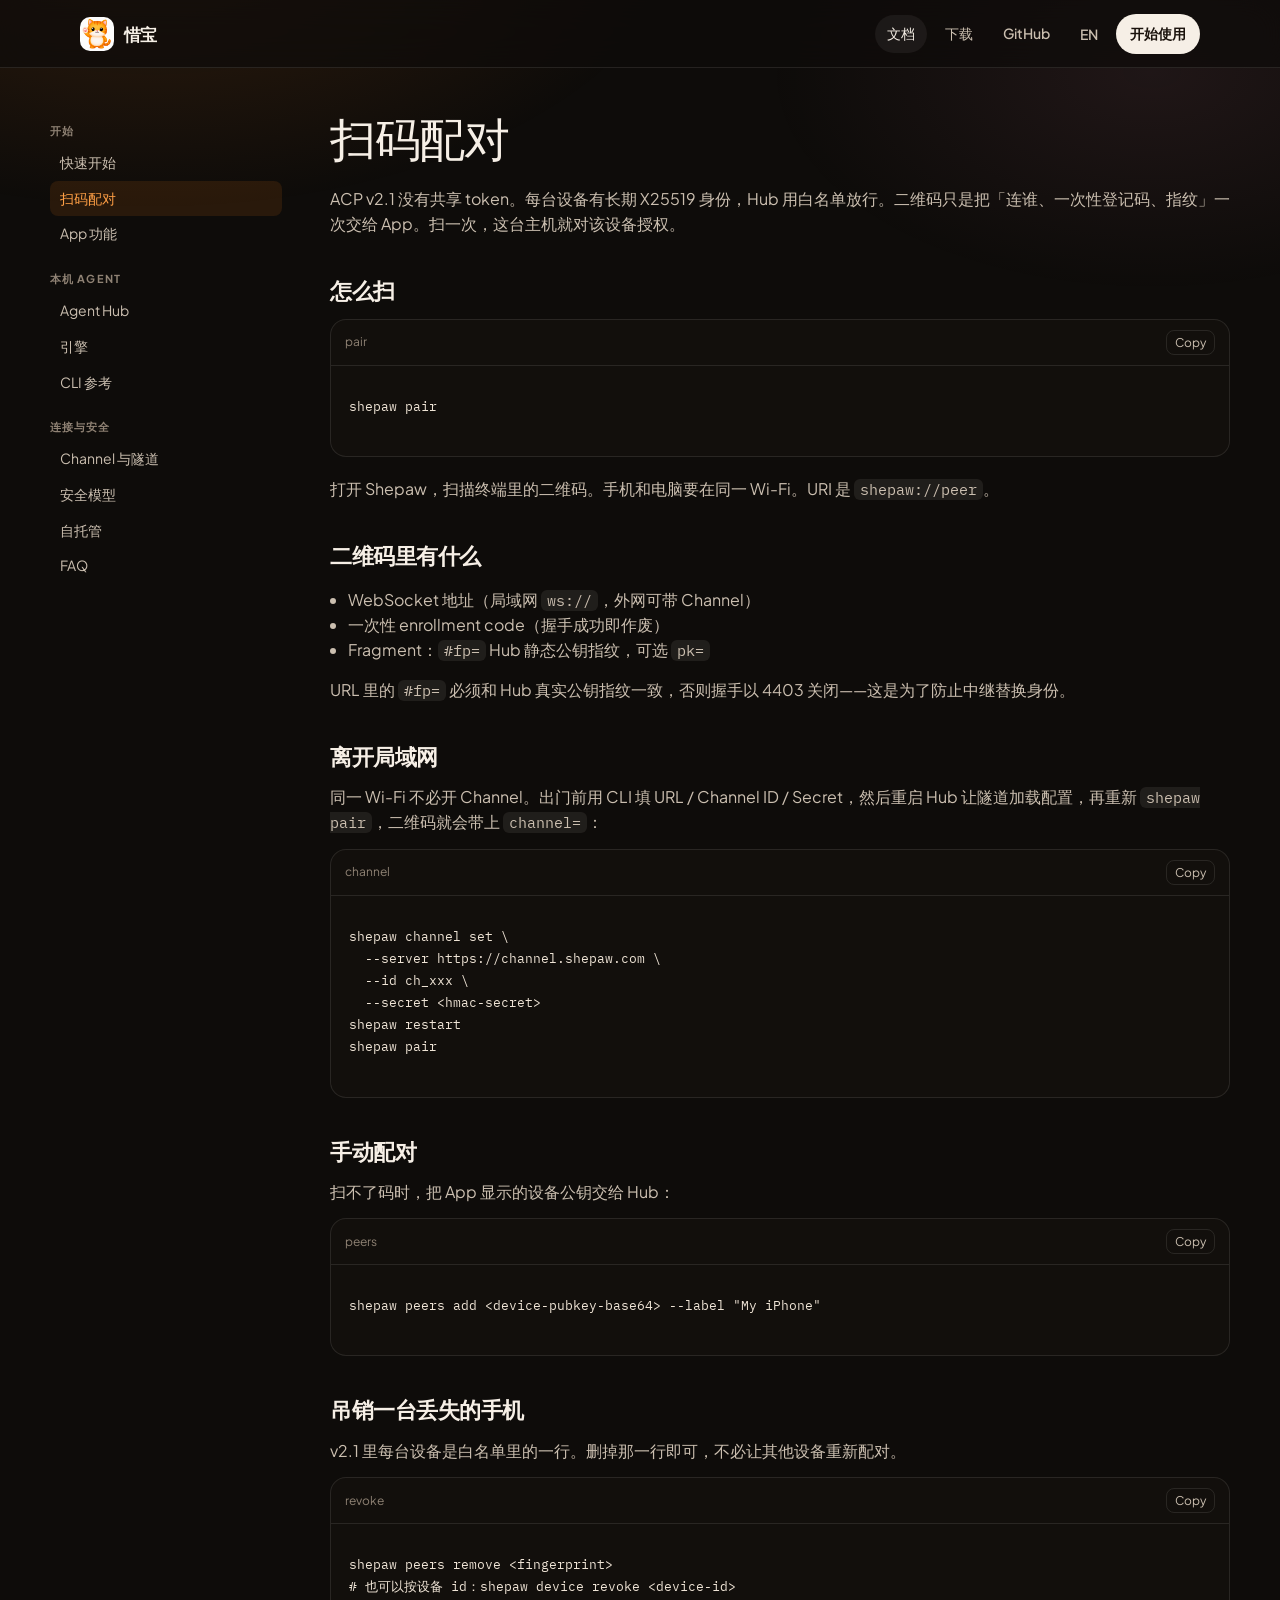
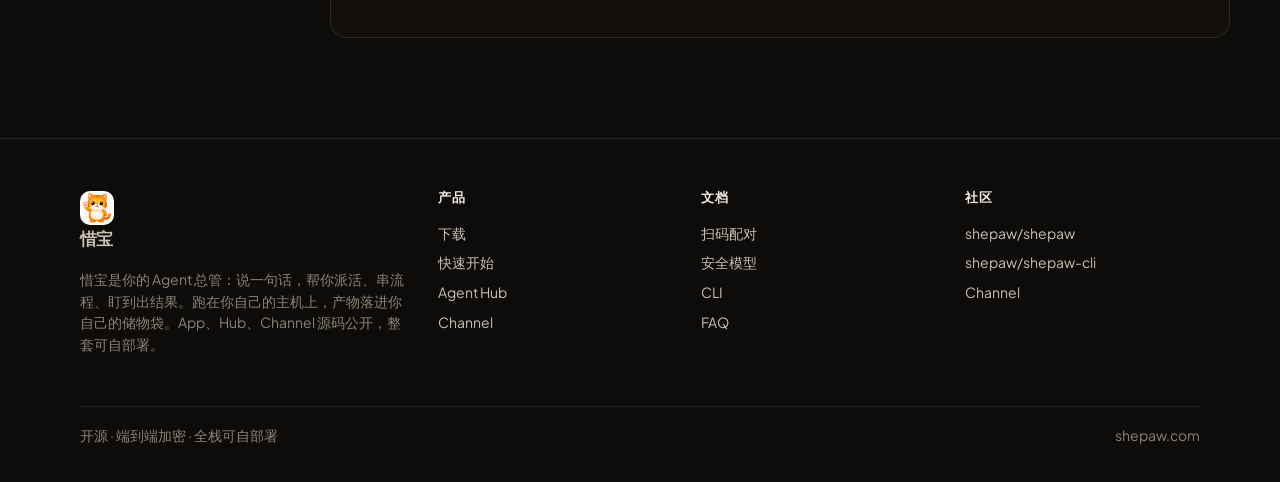
<file: docs/pairing.html>
<!DOCTYPE html>
<html lang="zh-CN">
<head>
  <meta charset="UTF-8">
  <meta name="viewport" content="width=device-width, initial-scale=1">
  <title>扫码配对 — Shepaw Docs</title>
  <link rel="icon" href="/assets/img/favicon.png">
  <link rel="preconnect" href="https://fonts.googleapis.com">
  <link rel="preconnect" href="https://fonts.gstatic.com" crossorigin>
  <link href="https://fonts.googleapis.com/css2?family=Fraunces:ital,opsz,wght@0,9..144,560;1,9..144,560&family=IBM+Plex+Mono:wght@400;500&family=Plus+Jakarta+Sans:wght@500;600;700&display=swap" rel="stylesheet">
  <link rel="stylesheet" href="/assets/css/site.css">
</head>
<body data-page="docs" data-doc="pairing">
  <div class="docs-shell">
    <nav class="docs-nav" id="docs-nav"></nav>
    <article class="prose">
      <div class="lang-zh">
        <h1>扫码配对</h1>
        <p>ACP v2.1 没有共享 token。每台设备有长期 X25519 身份，Hub 用白名单放行。二维码只是把「连谁、一次性登记码、指纹」一次交给 App。扫一次，这台主机就对该设备授权。</p>
      </div>
      <div class="lang-en" hidden>
        <h1>Pairing</h1>
        <p>ACP v2.1 has no shared token. Each device has a long-term X25519 identity; Hub allowlists it. The QR hands the app the endpoint, a one-time enrollment code, and a fingerprint. One scan authorizes that host for the device.</p>
      </div>

      <h2 class="lang-zh">怎么扫</h2>
      <h2 class="lang-en" hidden>How to pair</h2>
      <div class="cli">
        <div class="cli-bar"><span>pair</span></div>
        <pre>shepaw pair</pre>
      </div>
      <p class="lang-zh">打开 Shepaw，扫描终端里的二维码。手机和电脑要在同一 Wi-Fi。URI 是 <code>shepaw://peer</code>。</p>
      <p class="lang-en" hidden>Open Shepaw and scan the QR in the terminal. Phone and computer must share Wi-Fi. The URI is <code>shepaw://peer</code>.</p>

      <h2 class="lang-zh">二维码里有什么</h2>
      <h2 class="lang-en" hidden>What’s in the QR</h2>
      <ul class="lang-zh">
        <li>WebSocket 地址（局域网 <code>ws://</code>，外网可带 Channel）</li>
        <li>一次性 enrollment code（握手成功即作废）</li>
        <li>Fragment：<code>#fp=</code> Hub 静态公钥指纹，可选 <code>pk=</code></li>
      </ul>
      <ul class="lang-en" hidden>
        <li>WebSocket URL (LAN <code>ws://</code>, or Channel when off-site)</li>
        <li>One-time enrollment code (consumed on handshake)</li>
        <li>Fragment: <code>#fp=</code> Hub static-key fingerprint, optional <code>pk=</code></li>
      </ul>
      <p class="lang-zh">URL 里的 <code>#fp=</code> 必须和 Hub 真实公钥指纹一致，否则握手以 4403 关闭——这是为了防止中继替换身份。</p>
      <p class="lang-en" hidden>The <code>#fp=</code> in the URL must match Hub’s real key fingerprint or the handshake closes with 4403 — that blocks a relay from swapping identity.</p>

      <h2 class="lang-zh">离开局域网</h2>
      <h2 class="lang-en" hidden>Off LAN</h2>
      <p class="lang-zh">同一 Wi-Fi 不必开 Channel。出门前用 CLI 填 URL / Channel ID / Secret，然后重启 Hub 让隧道加载配置，再重新 <code>shepaw pair</code>，二维码就会带上 <code>channel=</code>：</p>
      <p class="lang-en" hidden>Skip Channel on the same Wi-Fi. Before leaving, set the URL / Channel ID / Secret from the CLI, restart the Hub so the tunnel picks up the config, then run <code>shepaw pair</code> again so the QR includes <code>channel=</code>:</p>
      <div class="cli">
        <div class="cli-bar"><span>channel</span></div>
        <pre>shepaw channel set \
  --server https://channel.shepaw.com \
  --id ch_xxx \
  --secret &lt;hmac-secret&gt;
shepaw restart
shepaw pair</pre>
      </div>

      <h2 class="lang-zh">手动配对</h2>
      <h2 class="lang-en" hidden>Manual pairing</h2>
      <p class="lang-zh">扫不了码时，把 App 显示的设备公钥交给 Hub：</p>
      <p class="lang-en" hidden>If you cannot scan, paste the device public key from the app into Hub:</p>
      <div class="cli">
        <div class="cli-bar"><span>peers</span></div>
        <pre>shepaw peers add &lt;device-pubkey-base64&gt; --label "My iPhone"</pre>
      </div>

      <h2 class="lang-zh">吊销一台丢失的手机</h2>
      <h2 class="lang-en" hidden>Revoke a lost phone</h2>
      <p class="lang-zh">v2.1 里每台设备是白名单里的一行。删掉那一行即可，不必让其他设备重新配对。</p>
      <p class="lang-en" hidden>In v2.1 each device is one allowlist row. Remove that row; other devices stay paired.</p>
      <div class="cli">
        <div class="cli-bar"><span>revoke</span></div>
        <pre>shepaw peers remove &lt;fingerprint&gt;
# 也可以按设备 id：shepaw device revoke &lt;device-id&gt;</pre>
      </div>
    </article>
  </div>
  <script src="/assets/js/site.js"></script>
</body>
</html>
</file>
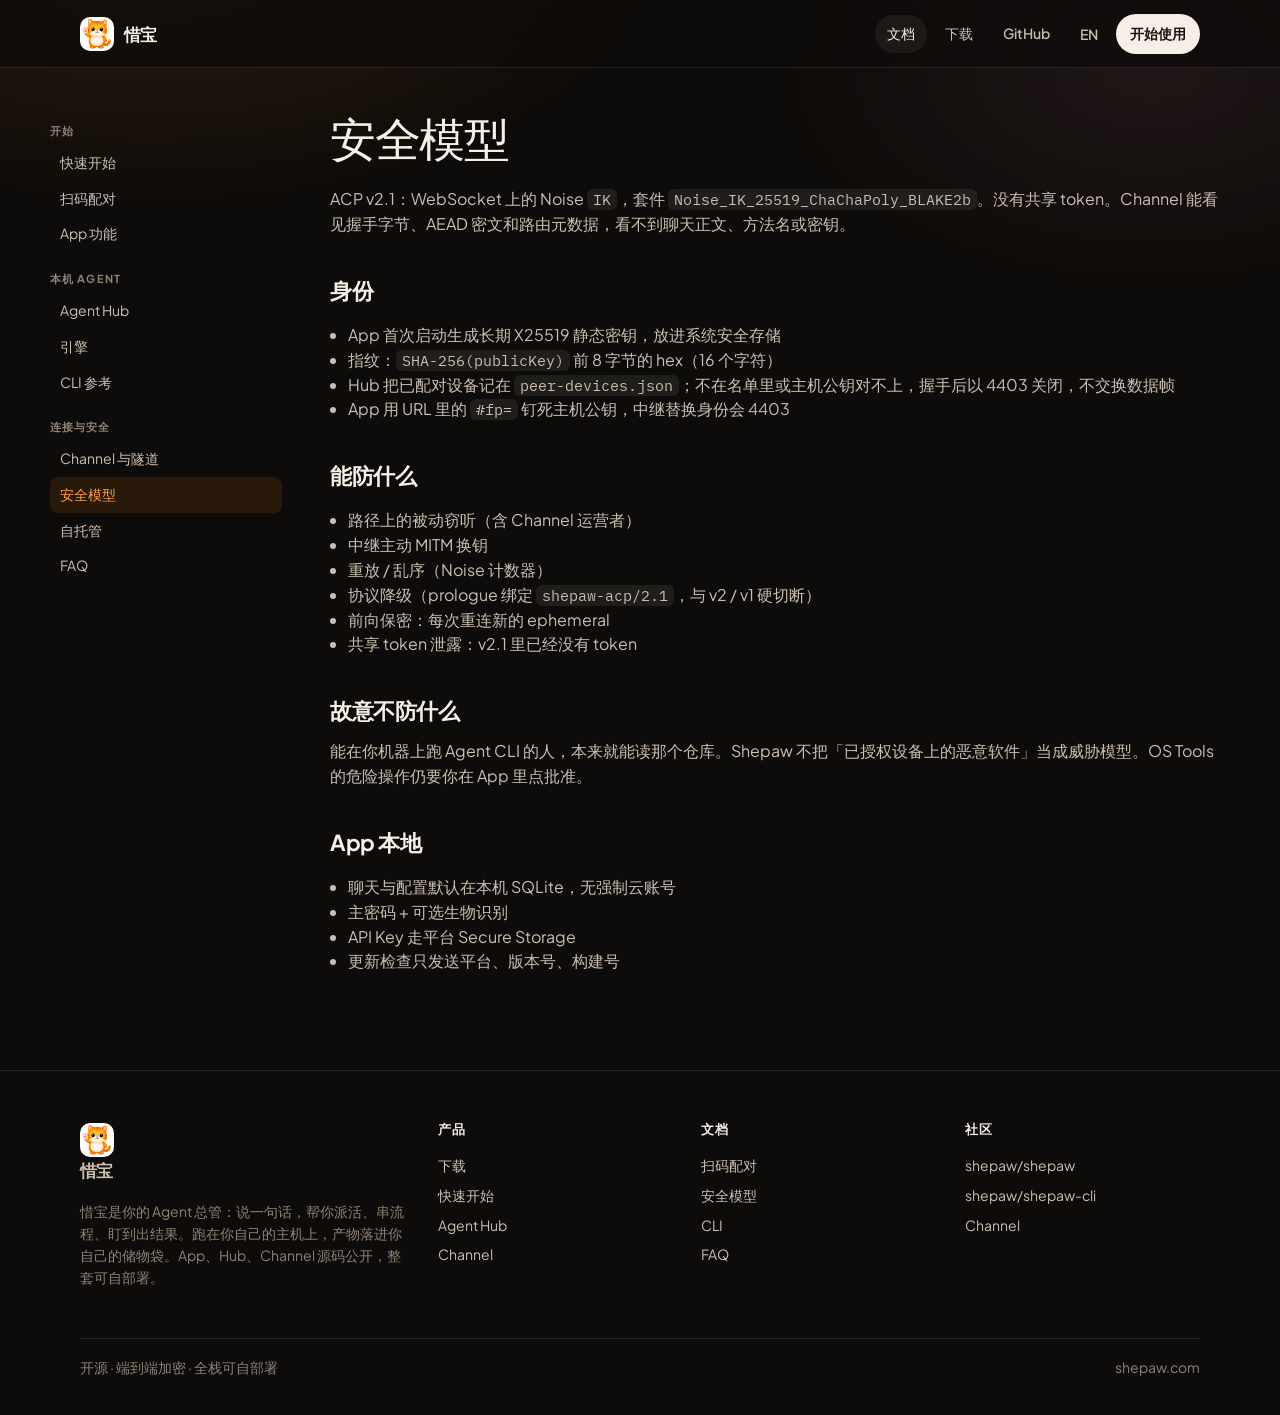
<file: docs/security.html>
<!DOCTYPE html>
<html lang="zh-CN">
<head>
  <meta charset="UTF-8">
  <meta name="viewport" content="width=device-width, initial-scale=1">
  <title>安全模型 — Shepaw Docs</title>
  <link rel="icon" href="/assets/img/favicon.png">
  <link rel="preconnect" href="https://fonts.googleapis.com">
  <link rel="preconnect" href="https://fonts.gstatic.com" crossorigin>
  <link href="https://fonts.googleapis.com/css2?family=Fraunces:ital,opsz,wght@0,9..144,560;1,9..144,560&family=IBM+Plex+Mono:wght@400;500&family=Plus+Jakarta+Sans:wght@500;600;700&display=swap" rel="stylesheet">
  <link rel="stylesheet" href="/assets/css/site.css">
</head>
<body data-page="docs" data-doc="security">
  <div class="docs-shell">
    <nav class="docs-nav" id="docs-nav"></nav>
    <article class="prose">
      <div class="lang-zh">
        <h1>安全模型</h1>
        <p>ACP v2.1：WebSocket 上的 Noise <code>IK</code>，套件 <code>Noise_IK_25519_ChaChaPoly_BLAKE2b</code>。没有共享 token。Channel 能看见握手字节、AEAD 密文和路由元数据，看不到聊天正文、方法名或密钥。</p>
      </div>
      <div class="lang-en" hidden>
        <h1>Security</h1>
        <p>ACP v2.1: Noise <code>IK</code> over WebSocket, suite <code>Noise_IK_25519_ChaChaPoly_BLAKE2b</code>. No shared token. Channel sees handshake bytes, AEAD ciphertext, and routing metadata — not chat text, method names, or keys.</p>
      </div>

      <h2 class="lang-zh">身份</h2>
      <h2 class="lang-en" hidden>Identity</h2>
      <ul class="lang-zh">
        <li>App 首次启动生成长期 X25519 静态密钥，放进系统安全存储</li>
        <li>指纹：<code>SHA-256(publicKey)</code> 前 8 字节的 hex（16 个字符）</li>
        <li>Hub 把已配对设备记在 <code>peer-devices.json</code>；不在名单里或主机公钥对不上，握手后以 4403 关闭，不交换数据帧</li>
        <li>App 用 URL 里的 <code>#fp=</code> 钉死主机公钥，中继替换身份会 4403</li>
      </ul>
      <ul class="lang-en" hidden>
        <li>The app generates a long-term X25519 static key on first launch and stores it in platform secure storage</li>
        <li>Fingerprint: first 8 bytes of <code>SHA-256(publicKey)</code> as 16 hex chars</li>
        <li>The Hub records paired devices in <code>peer-devices.json</code>; an unknown device or a host key mismatch closes with 4403 after the handshake, before any data frame</li>
        <li>The app pins the host key via <code>#fp=</code>; a swapped identity at the relay closes with 4403</li>
      </ul>

      <h2 class="lang-zh">能防什么</h2>
      <h2 class="lang-en" hidden>Protected against</h2>
      <ul class="lang-zh">
        <li>路径上的被动窃听（含 Channel 运营者）</li>
        <li>中继主动 MITM 换钥</li>
        <li>重放 / 乱序（Noise 计数器）</li>
        <li>协议降级（prologue 绑定 <code>shepaw-acp/2.1</code>，与 v2 / v1 硬切断）</li>
        <li>前向保密：每次重连新的 ephemeral</li>
        <li>共享 token 泄露：v2.1 里已经没有 token</li>
      </ul>
      <ul class="lang-en" hidden>
        <li>Passive wiretaps on the path, including a Channel operator</li>
        <li>Active MITM at the relay swapping keys</li>
        <li>Replay / reordering (Noise counters)</li>
        <li>Protocol downgrade (prologue binds <code>shepaw-acp/2.1</code>; hard cutover from v2 / v1)</li>
        <li>Forward secrecy: fresh ephemerals on every reconnect</li>
        <li>Shared-token leak: v2.1 has no token</li>
      </ul>

      <h2 class="lang-zh">故意不防什么</h2>
      <h2 class="lang-en" hidden>Deliberately out of scope</h2>
      <p class="lang-zh">能在你机器上跑 Agent CLI 的人，本来就能读那个仓库。Shepaw 不把「已授权设备上的恶意软件」当成威胁模型。OS Tools 的危险操作仍要你在 App 里点批准。</p>
      <p class="lang-en" hidden>Anyone who can run the agent CLI on your machine can already read that repo. Shepaw does not treat malware on an authorized device as in-scope. Dangerous OS tools still require an in-app approval.</p>

      <h2 class="lang-zh">App 本地</h2>
      <h2 class="lang-en" hidden>On the app</h2>
      <ul class="lang-zh">
        <li>聊天与配置默认在本机 SQLite，无强制云账号</li>
        <li>主密码 + 可选生物识别</li>
        <li>API Key 走平台 Secure Storage</li>
        <li>更新检查只发送平台、版本号、构建号</li>
      </ul>
      <ul class="lang-en" hidden>
        <li>Chat and config stay in local SQLite; no mandatory cloud account</li>
        <li>Master password + optional biometrics</li>
        <li>API keys in platform secure storage</li>
        <li>Update checks send platform, version, and build number only</li>
      </ul>
    </article>
  </div>
  <script src="/assets/js/site.js"></script>
</body>
</html>
</file>
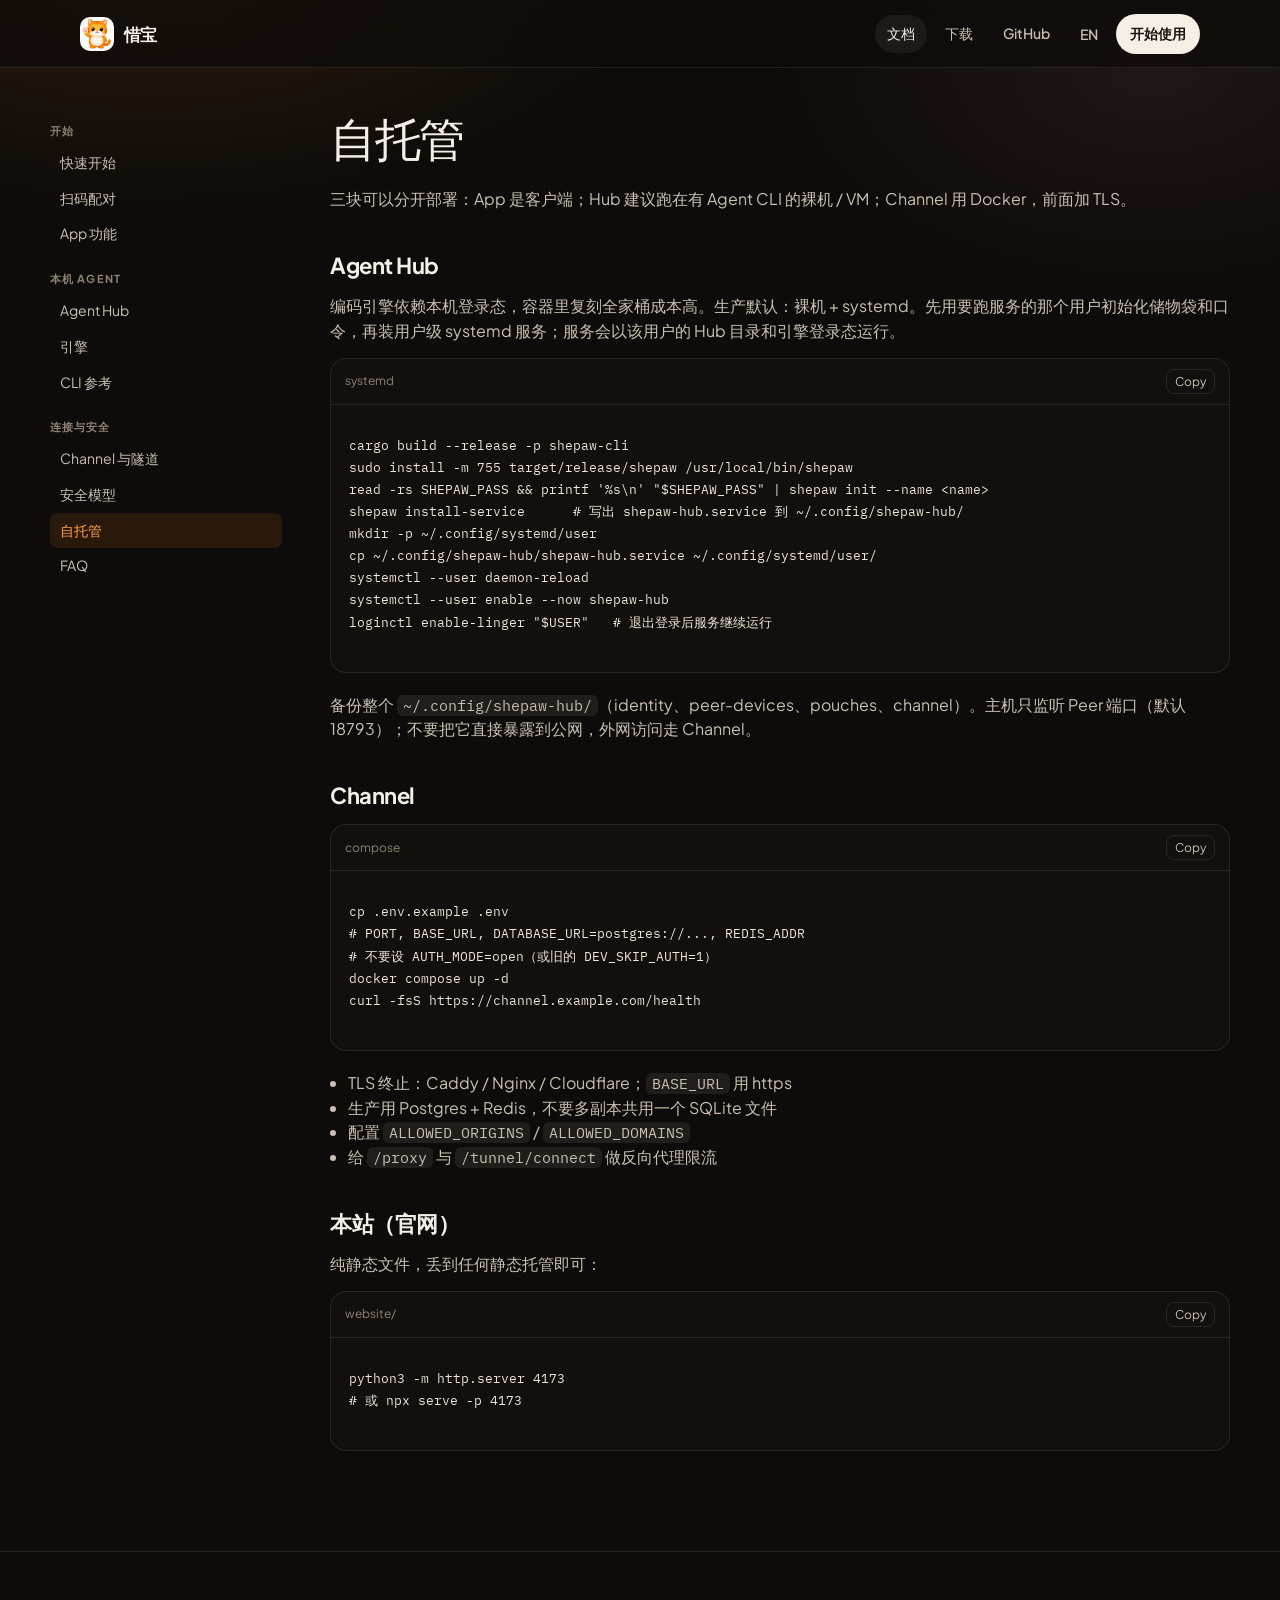
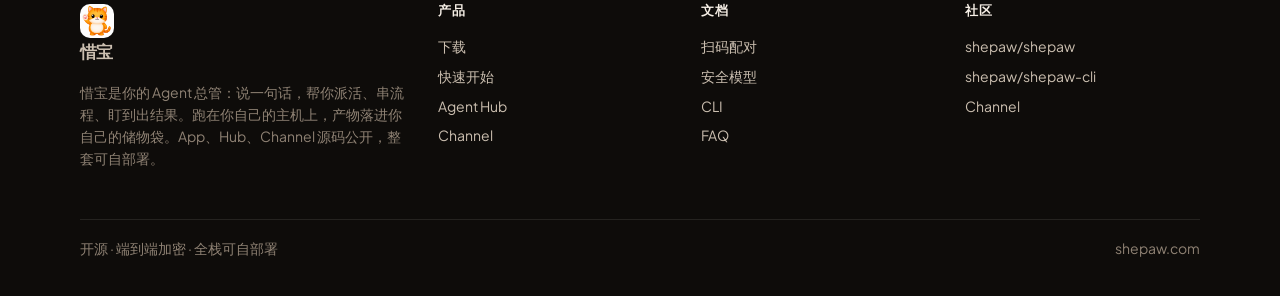
<file: docs/self-host.html>
<!DOCTYPE html>
<html lang="zh-CN">
<head>
  <meta charset="UTF-8">
  <meta name="viewport" content="width=device-width, initial-scale=1">
  <title>自托管 — Shepaw Docs</title>
  <link rel="icon" href="/assets/img/favicon.png">
  <link rel="preconnect" href="https://fonts.googleapis.com">
  <link rel="preconnect" href="https://fonts.gstatic.com" crossorigin>
  <link href="https://fonts.googleapis.com/css2?family=Fraunces:ital,opsz,wght@0,9..144,560;1,9..144,560&family=IBM+Plex+Mono:wght@400;500&family=Plus+Jakarta+Sans:wght@500;600;700&display=swap" rel="stylesheet">
  <link rel="stylesheet" href="/assets/css/site.css">
</head>
<body data-page="docs" data-doc="selfhost">
  <div class="docs-shell">
    <nav class="docs-nav" id="docs-nav"></nav>
    <article class="prose">
      <div class="lang-zh">
        <h1>自托管</h1>
        <p>三块可以分开部署：App 是客户端；Hub 建议跑在有 Agent CLI 的裸机 / VM；Channel 用 Docker，前面加 TLS。</p>
      </div>
      <div class="lang-en" hidden>
        <h1>Self-hosting</h1>
        <p>Three pieces, three homes: the app is a client; Hub belongs on a machine that already has agent CLIs; Channel is Docker behind TLS.</p>
      </div>

      <h2>Agent Hub</h2>
      <p class="lang-zh">编码引擎依赖本机登录态，容器里复刻全家桶成本高。生产默认：裸机 + systemd。先用要跑服务的那个用户初始化储物袋和口令，再装用户级 systemd 服务；服务会以该用户的 Hub 目录和引擎登录态运行。</p>
      <p class="lang-en" hidden>Engine CLIs need host login state. Recreating that inside a container is painful. Production default: bare metal + systemd. Initialize the pouch and password as the user that will run the service, then install a user-level systemd unit; the service uses that user's Hub directory and engine logins.</p>
      <div class="cli">
        <div class="cli-bar"><span>systemd</span></div>
        <pre>cargo build --release -p shepaw-cli
sudo install -m 755 target/release/shepaw /usr/local/bin/shepaw
read -rs SHEPAW_PASS && printf '%s\n' "$SHEPAW_PASS" | shepaw init --name &lt;name&gt;
shepaw install-service      # 写出 shepaw-hub.service 到 ~/.config/shepaw-hub/
mkdir -p ~/.config/systemd/user
cp ~/.config/shepaw-hub/shepaw-hub.service ~/.config/systemd/user/
systemctl --user daemon-reload
systemctl --user enable --now shepaw-hub
loginctl enable-linger "$USER"   # 退出登录后服务继续运行</pre>
      </div>
      <p class="lang-zh">备份整个 <code>~/.config/shepaw-hub/</code>（identity、peer-devices、pouches、channel）。主机只监听 Peer 端口（默认 18793）；不要把它直接暴露到公网，外网访问走 Channel。</p>
      <p class="lang-en" hidden>Back up the whole <code>~/.config/shepaw-hub/</code> (identity, peer-devices, pouches, channel). The host only listens for Peer (default 18793); do not expose that port directly to the internet — use Channel for off-LAN access.</p>

      <h2>Channel</h2>
      <div class="cli">
        <div class="cli-bar"><span>compose</span></div>
        <pre>cp .env.example .env
# PORT, BASE_URL, DATABASE_URL=postgres://..., REDIS_ADDR
# 不要设 AUTH_MODE=open（或旧的 DEV_SKIP_AUTH=1）
docker compose up -d
curl -fsS https://channel.example.com/health</pre>
      </div>
      <ul class="lang-zh">
        <li>TLS 终止：Caddy / Nginx / Cloudflare；<code>BASE_URL</code> 用 https</li>
        <li>生产用 Postgres + Redis，不要多副本共用一个 SQLite 文件</li>
        <li>配置 <code>ALLOWED_ORIGINS</code> / <code>ALLOWED_DOMAINS</code></li>
        <li>给 <code>/proxy</code> 与 <code>/tunnel/connect</code> 做反向代理限流</li>
      </ul>
      <ul class="lang-en" hidden>
        <li>Terminate TLS at Caddy / Nginx / Cloudflare; <code>BASE_URL</code> must be https</li>
        <li>Postgres + Redis in production — do not share one SQLite file across replicas</li>
        <li>Set <code>ALLOWED_ORIGINS</code> / <code>ALLOWED_DOMAINS</code></li>
        <li>Rate-limit <code>/proxy</code> and <code>/tunnel/connect</code> at the reverse proxy</li>
      </ul>

      <h2 class="lang-zh">本站（官网）</h2>
      <h2 class="lang-en" hidden>This website</h2>
      <p class="lang-zh">纯静态文件，丢到任何静态托管即可：</p>
      <p class="lang-en" hidden>Static files. Drop them on any static host:</p>
      <div class="cli">
        <div class="cli-bar"><span>website/</span></div>
        <pre>python3 -m http.server 4173
# 或 npx serve -p 4173</pre>
      </div>
    </article>
  </div>
  <script src="/assets/js/site.js"></script>
</body>
</html>
</file>
<file: assets/css/site.css>
:root {
  --bg: #0e0c0a;
  --bg-2: #161310;
  --bg-3: #1e1914;
  --cream: #f6efe6;
  --cream-dim: #cbbfb0;
  --muted: #8f8274;
  --line: rgba(246, 239, 230, 0.1);
  --line-strong: rgba(246, 239, 230, 0.18);
  --orange: #ee7a1e;
  --orange-2: #ff9f45;
  --orange-deep: #d9620c;
  --pink: #f48fb1;
  --ok: #7dba6a;
  --danger: #e07060;
  --shadow: 0 30px 80px rgba(0, 0, 0, 0.45);
  --radius: 18px;
  --max: 1120px;
  --nav-h: 68px;
  --font: "Plus Jakarta Sans", "PingFang SC", "Hiragino Sans GB", "Noto Sans SC", sans-serif;
  --display: "Fraunces", "Songti SC", "Noto Serif SC", Georgia, serif;
  --mono: "IBM Plex Mono", "SF Mono", ui-monospace, Menlo, monospace;
}

* { box-sizing: border-box; }
html, body { margin: 0; padding: 0; }
html { scroll-behavior: smooth; }
body {
  font-family: var(--font);
  background: var(--bg);
  color: var(--cream);
  line-height: 1.55;
  min-height: 100vh;
  -webkit-font-smoothing: antialiased;
  text-rendering: optimizeLegibility;
}
img { max-width: 100%; display: block; }
a { color: inherit; text-decoration: none; }
button, input, select { font-family: inherit; }
code, kbd, pre { font-family: var(--mono); }

body::before {
  content: "";
  position: fixed;
  inset: 0;
  pointer-events: none;
  z-index: 0;
  background:
    radial-gradient(900px 500px at 12% -10%, rgba(238, 122, 30, 0.16), transparent 60%),
    radial-gradient(700px 400px at 90% 8%, rgba(244, 143, 177, 0.08), transparent 55%);
}
body > * { position: relative; z-index: 1; }

.wrap {
  width: min(var(--max), calc(100% - 48px));
  margin: 0 auto;
}
.wrap-narrow { width: min(760px, calc(100% - 48px)); margin: 0 auto; }

.site-header {
  position: sticky;
  top: 0;
  z-index: 40;
  height: var(--nav-h);
  backdrop-filter: blur(18px);
  background: rgba(14, 12, 10, 0.72);
  border-bottom: 1px solid var(--line);
}
.nav {
  height: var(--nav-h);
  display: flex;
  align-items: center;
  justify-content: space-between;
  gap: 24px;
}
.brand {
  display: flex;
  align-items: center;
  gap: 10px;
  font-weight: 700;
  letter-spacing: -0.03em;
  font-size: 17px;
}
.brand img {
  width: 34px;
  height: 34px;
  border-radius: 10px;
  background: #fff;
}
.nav-links {
  display: flex;
  align-items: center;
  gap: 6px;
}
.nav-links a, .nav-links button.lang {
  color: var(--cream-dim);
  font-size: 14px;
  font-weight: 550;
  padding: 8px 12px;
  border-radius: 999px;
  border: 0;
  background: transparent;
  cursor: pointer;
}
.nav-links a:hover, .nav-links button.lang:hover,
.nav-links a.is-active { color: var(--cream); background: rgba(246, 239, 230, 0.06); }
.nav-cta {
  background: var(--cream) !important;
  color: #1a120c !important;
  font-weight: 700 !important;
  padding: 9px 14px !important;
}
.nav-cta:hover { filter: brightness(0.95); }
.nav-toggle {
  display: none;
  width: 42px;
  height: 42px;
  border-radius: 12px;
  border: 1px solid var(--line);
  background: transparent;
  color: var(--cream);
  cursor: pointer;
}

.hero {
  padding: 72px 0 28px;
  text-align: center;
}
.kicker {
  display: inline-flex;
  align-items: center;
  gap: 8px;
  color: var(--orange-2);
  font-size: 13px;
  font-weight: 650;
  letter-spacing: 0.08em;
  text-transform: uppercase;
  margin-bottom: 22px;
}
.kicker img { width: 22px; height: 22px; border-radius: 6px; background: #fff; }
.display {
  font-family: var(--display);
  font-weight: 560;
  font-size: clamp(42px, 7vw, 84px);
  line-height: 1.04;
  letter-spacing: -0.035em;
  margin: 0 0 22px;
}
.display em {
  font-style: italic;
  color: var(--orange-2);
}
.lede {
  font-size: clamp(16px, 2vw, 20px);
  color: var(--cream-dim);
  max-width: 640px;
  margin: 0 auto 32px;
}
.cta-row {
  display: flex;
  justify-content: center;
  gap: 12px;
  flex-wrap: wrap;
  margin-bottom: 48px;
}

.btn {
  display: inline-flex;
  align-items: center;
  justify-content: center;
  gap: 8px;
  border-radius: 999px;
  padding: 12px 18px;
  font-weight: 700;
  font-size: 14px;
  border: 1px solid transparent;
  cursor: pointer;
  transition: transform .15s ease, filter .15s ease, background .15s ease;
}
.btn:hover { transform: translateY(-1px); }
.btn-primary { background: var(--orange); color: #fff; }
.btn-primary:hover { background: var(--orange-deep); }
.btn-ghost {
  background: transparent;
  color: var(--cream);
  border-color: var(--line-strong);
}
.btn-ghost:hover { background: rgba(246, 239, 230, 0.06); }
.btn-light { background: var(--cream); color: #1a120c; }

.logo-row {
  display: flex;
  flex-wrap: wrap;
  justify-content: center;
  gap: 10px;
  color: var(--muted);
  font-size: 13px;
}
.logo-intro {
  margin: 0 0 14px;
  color: var(--muted);
  font-size: 14px;
  font-weight: 650;
}
.trust-row {
  display: flex;
  justify-content: center;
  gap: 24px;
  flex-wrap: wrap;
  margin-bottom: 18px;
}
.trust {
  display: inline-flex;
  align-items: center;
  gap: 7px;
  color: var(--cream-dim);
  font-size: 13px;
  font-weight: 650;
}
.trust .tick {
  width: 18px;
  height: 18px;
  border-radius: 50%;
  background: rgba(125, 186, 106, 0.16);
  color: var(--ok);
  display: grid;
  place-items: center;
  font-size: 11px;
  font-weight: 800;
}
.chip {
  display: inline-flex;
  align-items: center;
  gap: 8px;
  padding: 8px 12px;
  border: 1px solid var(--line);
  border-radius: 999px;
  background: rgba(246, 239, 230, 0.03);
  color: var(--cream-dim);
  font-weight: 600;
}
.chip .dot {
  width: 7px; height: 7px; border-radius: 50%;
  background: var(--orange);
}

.hero-stage {
  margin: 56px auto 0;
  width: min(var(--max), calc(100% - 48px));
  display: grid;
  grid-template-columns: 0.9fr 1.2fr;
  gap: 28px;
  align-items: end;
}
.device {
  background: var(--bg-2);
  border: 1px solid var(--line);
  box-shadow: var(--shadow);
  overflow: hidden;
}
.notch {
  width: 86px; height: 8px; border-radius: 99px;
  background: #2a2420; margin: 4px auto 10px;
}
.screen {
  background: #fff;
  color: #1f2329;
  border-radius: 22px;
  overflow: hidden;
}
.screen-shot {
  min-height: 0;
  padding: 0;
  line-height: 0;
}
.screen-shot img {
  width: 100%;
  height: auto;
  display: block;
}
.desk-shot {
  border-radius: 14px;
  background: #f7f7f8;
}
.device-phone {
  border-radius: 32px;
  padding: 12px 12px 16px;
  max-width: 300px;
  margin: 0 auto;
}
.device-laptop {
  border-radius: 14px;
  min-height: 0;
  padding: 0;
}
.device-laptop .screen-shot {
  border-radius: 14px;
}

.section { padding: 88px 0; }
.section-head {
  max-width: 720px;
  margin-bottom: 36px;
}
.section-head h2 {
  font-family: var(--display);
  font-size: clamp(30px, 4vw, 48px);
  letter-spacing: -0.03em;
  line-height: 1.12;
  margin: 0 0 12px;
  font-weight: 560;
}
.section-head p { margin: 0; color: var(--cream-dim); font-size: 17px; }
.alt { background: linear-gradient(180deg, rgba(246,239,230,0.025), transparent); }

.grid-3, .grid-2, .grid-4 {
  display: grid;
  gap: 16px;
}
.grid-2 { grid-template-columns: repeat(2, 1fr); }
.grid-3 { grid-template-columns: repeat(3, 1fr); }
.grid-4 { grid-template-columns: repeat(4, 1fr); }
.engine-grid {
  display: grid;
  grid-template-columns: repeat(4, minmax(0, 1fr));
  gap: 12px;
}
.engine-card {
  min-width: 0;
  display: grid;
  grid-template-columns: 36px minmax(0, 1fr);
  grid-template-rows: auto auto;
  column-gap: 12px;
  row-gap: 2px;
  align-items: center;
  padding: 14px;
  background: var(--bg-2);
  border: 1px solid var(--line);
  border-radius: 16px;
  transition: border-color .15s ease, transform .15s ease, background .15s ease;
}
.engine-card:hover {
  border-color: rgba(238, 122, 30, 0.45);
  background: rgba(238, 122, 30, 0.08);
  transform: translateY(-2px);
}
.engine-card .mark {
  grid-row: 1 / 3;
  width: 36px;
  height: 36px;
  border-radius: 10px;
  display: grid;
  place-items: center;
  font-size: 12px;
  font-weight: 800;
  letter-spacing: -0.04em;
  color: #1a120c;
  background: linear-gradient(160deg, var(--orange-2), var(--orange));
}
.engine-card h3 {
  margin: 0;
  font-size: 14px;
  letter-spacing: -0.02em;
  white-space: nowrap;
  overflow: hidden;
  text-overflow: ellipsis;
}
.engine-card p {
  margin: 0;
  font-size: 11px;
  font-family: var(--mono);
  color: var(--muted);
  white-space: nowrap;
  overflow: hidden;
  text-overflow: ellipsis;
}
.engine-more { margin-top: 18px; }
.card {
  background: var(--bg-2);
  border: 1px solid var(--line);
  border-radius: var(--radius);
  padding: 22px;
}
.card h3 { margin: 0 0 8px; font-size: 18px; letter-spacing: -0.02em; }
.card p { margin: 0; color: var(--cream-dim); font-size: 14px; }
.card .icon {
  width: 36px; height: 36px; border-radius: 10px;
  display: grid; place-items: center;
  background: rgba(238, 122, 30, 0.14);
  color: var(--orange-2);
  margin-bottom: 14px;
  font-size: 18px;
}

.arch {
  display: grid;
  grid-template-columns: 1fr auto 1fr auto 1fr;
  gap: 12px;
  align-items: stretch;
}
.arch-col {
  background: var(--bg-2);
  border: 1px solid var(--line);
  border-radius: var(--radius);
  padding: 18px;
}
.arch-col h3 { margin: 0 0 12px; font-size: 15px; }
.arch-item {
  padding: 10px 12px;
  border-radius: 12px;
  background: rgba(246, 239, 230, 0.04);
  border: 1px solid var(--line);
  margin-bottom: 8px;
  font-size: 13px;
  font-weight: 600;
}
.arch-item:last-child { margin-bottom: 0; }
.arch-arrow {
  display: grid;
  place-items: center;
  color: var(--orange);
  font-size: 22px;
  min-width: 28px;
}
.or {
  display: flex;
  align-items: center;
  justify-content: center;
  color: var(--muted);
  font-size: 11px;
  font-weight: 700;
  letter-spacing: .12em;
  margin: 8px 0;
}

.steps {
  display: grid;
  grid-template-columns: repeat(4, 1fr);
  gap: 10px;
}
.step {
  border: 1px dashed var(--line-strong);
  border-radius: 14px;
  padding: 16px;
  text-align: center;
}
.step b { display: block; font-size: 12px; color: var(--orange-2); margin-bottom: 6px; }
.step span { font-size: 14px; font-weight: 650; }

.cli {
  background: #120f0c;
  border: 1px solid var(--line);
  border-radius: 16px;
  overflow: hidden;
}
.cli-bar {
  display: flex;
  align-items: center;
  justify-content: space-between;
  padding: 10px 14px;
  border-bottom: 1px solid var(--line);
  color: var(--muted);
  font-size: 12px;
}
.copy-btn {
  border: 1px solid var(--line);
  background: transparent;
  color: var(--cream-dim);
  border-radius: 8px;
  padding: 4px 8px;
  cursor: pointer;
  font-size: 12px;
}
.cli pre {
  margin: 0;
  padding: 18px;
  overflow: auto;
  font-size: 13px;
  line-height: 1.7;
  color: #efe4d6;
}
.cli .c { color: var(--muted); }
.cli .g { color: var(--ok); }
.cli .o { color: var(--orange-2); }

.faq details {
  border-top: 1px solid var(--line);
  padding: 16px 0;
}
.faq details:last-child { border-bottom: 1px solid var(--line); }
.faq summary {
  cursor: pointer;
  font-weight: 650;
  list-style: none;
  display: flex;
  justify-content: space-between;
  gap: 16px;
}
.faq summary::-webkit-details-marker { display: none; }
.faq summary::after { content: "+"; color: var(--muted); font-weight: 400; font-size: 20px; }
.faq details[open] summary::after { content: "–"; }
.faq details p, .faq details ul { color: var(--cream-dim); margin: 10px 0 0; font-size: 15px; }

.site-footer {
  border-top: 1px solid var(--line);
  padding: 48px 0 36px;
  color: var(--muted);
  font-size: 14px;
}
.footer-grid {
  display: grid;
  grid-template-columns: 1.4fr 1fr 1fr 1fr;
  gap: 28px;
  margin-bottom: 36px;
}
.site-footer h4 { color: var(--cream); margin: 0 0 12px; font-size: 13px; letter-spacing: .08em; text-transform: uppercase; }
.site-footer a { display: block; padding: 4px 0; color: var(--cream-dim); }
.site-footer a:hover { color: var(--cream); }
.footnote { border-top: 1px solid var(--line); padding-top: 18px; display: flex; justify-content: space-between; gap: 16px; flex-wrap: wrap; }

.docs-shell {
  display: grid;
  grid-template-columns: 240px 1fr;
  gap: 40px;
  padding: 36px 0 80px;
  width: min(1180px, calc(100% - 48px));
  margin: 0 auto;
}
.docs-nav {
  position: sticky;
  top: calc(var(--nav-h) + 16px);
  align-self: start;
  max-height: calc(100vh - var(--nav-h) - 32px);
  overflow: auto;
  padding-right: 8px;
}
.docs-nav a {
  display: block;
  padding: 7px 10px;
  border-radius: 8px;
  color: var(--cream-dim);
  font-size: 14px;
}
.docs-nav a:hover, .docs-nav a.is-active {
  background: rgba(238, 122, 30, 0.12);
  color: var(--orange-2);
}
.docs-nav .group {
  font-size: 11px;
  letter-spacing: .1em;
  text-transform: uppercase;
  color: var(--muted);
  margin: 18px 0 6px;
  font-weight: 700;
}
.prose { min-width: 0; }
.prose h1 {
  font-family: var(--display);
  font-size: clamp(32px, 4vw, 46px);
  letter-spacing: -0.03em;
  margin: 0 0 12px;
  font-weight: 560;
}
.prose h2 {
  font-size: 22px;
  margin: 36px 0 12px;
  letter-spacing: -0.02em;
}
.prose h3 { font-size: 17px; margin: 24px 0 8px; }
.prose p, .prose li { color: var(--cream-dim); }
.prose p { margin: 0 0 14px; }
.prose ul, .prose ol { padding-left: 18px; }
.prose a { color: var(--orange-2); text-decoration: underline; text-underline-offset: 3px; }
.prose table {
  width: 100%;
  border-collapse: collapse;
  font-size: 14px;
  margin: 12px 0 20px;
}
.prose th, .prose td {
  border-bottom: 1px solid var(--line);
  text-align: left;
  padding: 8px 10px;
  vertical-align: top;
}
.prose td code { word-break: break-all; }
.prose th { color: var(--cream); font-weight: 650; }
.prose .note {
  border: 1px solid var(--line);
  background: var(--bg-2);
  border-radius: 14px;
  padding: 14px 16px;
  color: var(--cream-dim);
  margin: 16px 0;
}
.prose pre, .prose .cli { margin: 12px 0 20px; }
.prose code {
  font-size: 0.92em;
  background: rgba(246, 239, 230, 0.08);
  padding: 1px 6px;
  border-radius: 6px;
}

.dl-hero { padding: 56px 0 20px; }
.dl-grid {
  display: grid;
  grid-template-columns: repeat(2, 1fr);
  gap: 16px;
}
.dl-card {
  background: var(--bg-2);
  border: 1px solid var(--line);
  border-radius: 20px;
  padding: 24px;
  display: flex;
  flex-direction: column;
  gap: 14px;
}
.dl-card h3 { margin: 0; font-size: 22px; }
.dl-card p { margin: 0; color: var(--cream-dim); }
.dl-actions { display: flex; flex-wrap: wrap; gap: 8px; margin-top: auto; }
.tag {
  font-size: 11px;
  font-weight: 700;
  letter-spacing: .08em;
  text-transform: uppercase;
  color: var(--orange-2);
}

.mobile-nav {
  display: none;
  border-bottom: 1px solid var(--line);
  background: var(--bg);
  padding: 8px 24px 16px;
}
.mobile-nav a, .mobile-nav button {
  display: block;
  width: 100%;
  text-align: left;
  padding: 12px 4px;
  background: none;
  border: 0;
  color: var(--cream);
  font-size: 16px;
  cursor: pointer;
}
body.nav-open .mobile-nav { display: block; }

@media (max-width: 980px) {
  .hero-stage, .arch, .grid-3, .grid-4, .steps, .footer-grid, .docs-shell, .dl-grid, .grid-2 {
    grid-template-columns: 1fr;
  }
  .device-phone { max-width: 340px; }
  .engine-grid { grid-template-columns: repeat(3, minmax(0, 1fr)); }
  .arch-arrow { transform: rotate(90deg); min-height: 24px; }
  .nav-links { display: none; }
  .nav-toggle { display: grid; place-items: center; }
  .hero { padding-top: 48px; }
  .section { padding: 64px 0; }
  .docs-nav {
    position: static;
    display: flex;
    flex-wrap: wrap;
    gap: 4px;
    max-height: none;
    padding-right: 0;
  }
  .docs-nav .group { width: 100%; margin: 10px 0 4px; }
}

@media (max-width: 640px) {
  .wrap, .wrap-narrow, .docs-shell, .hero-stage { width: calc(100% - 32px); }
  .cta-row { flex-direction: column; }
  .btn { width: 100%; }
  .engine-grid { grid-template-columns: repeat(2, minmax(0, 1fr)); }
}
</file>
